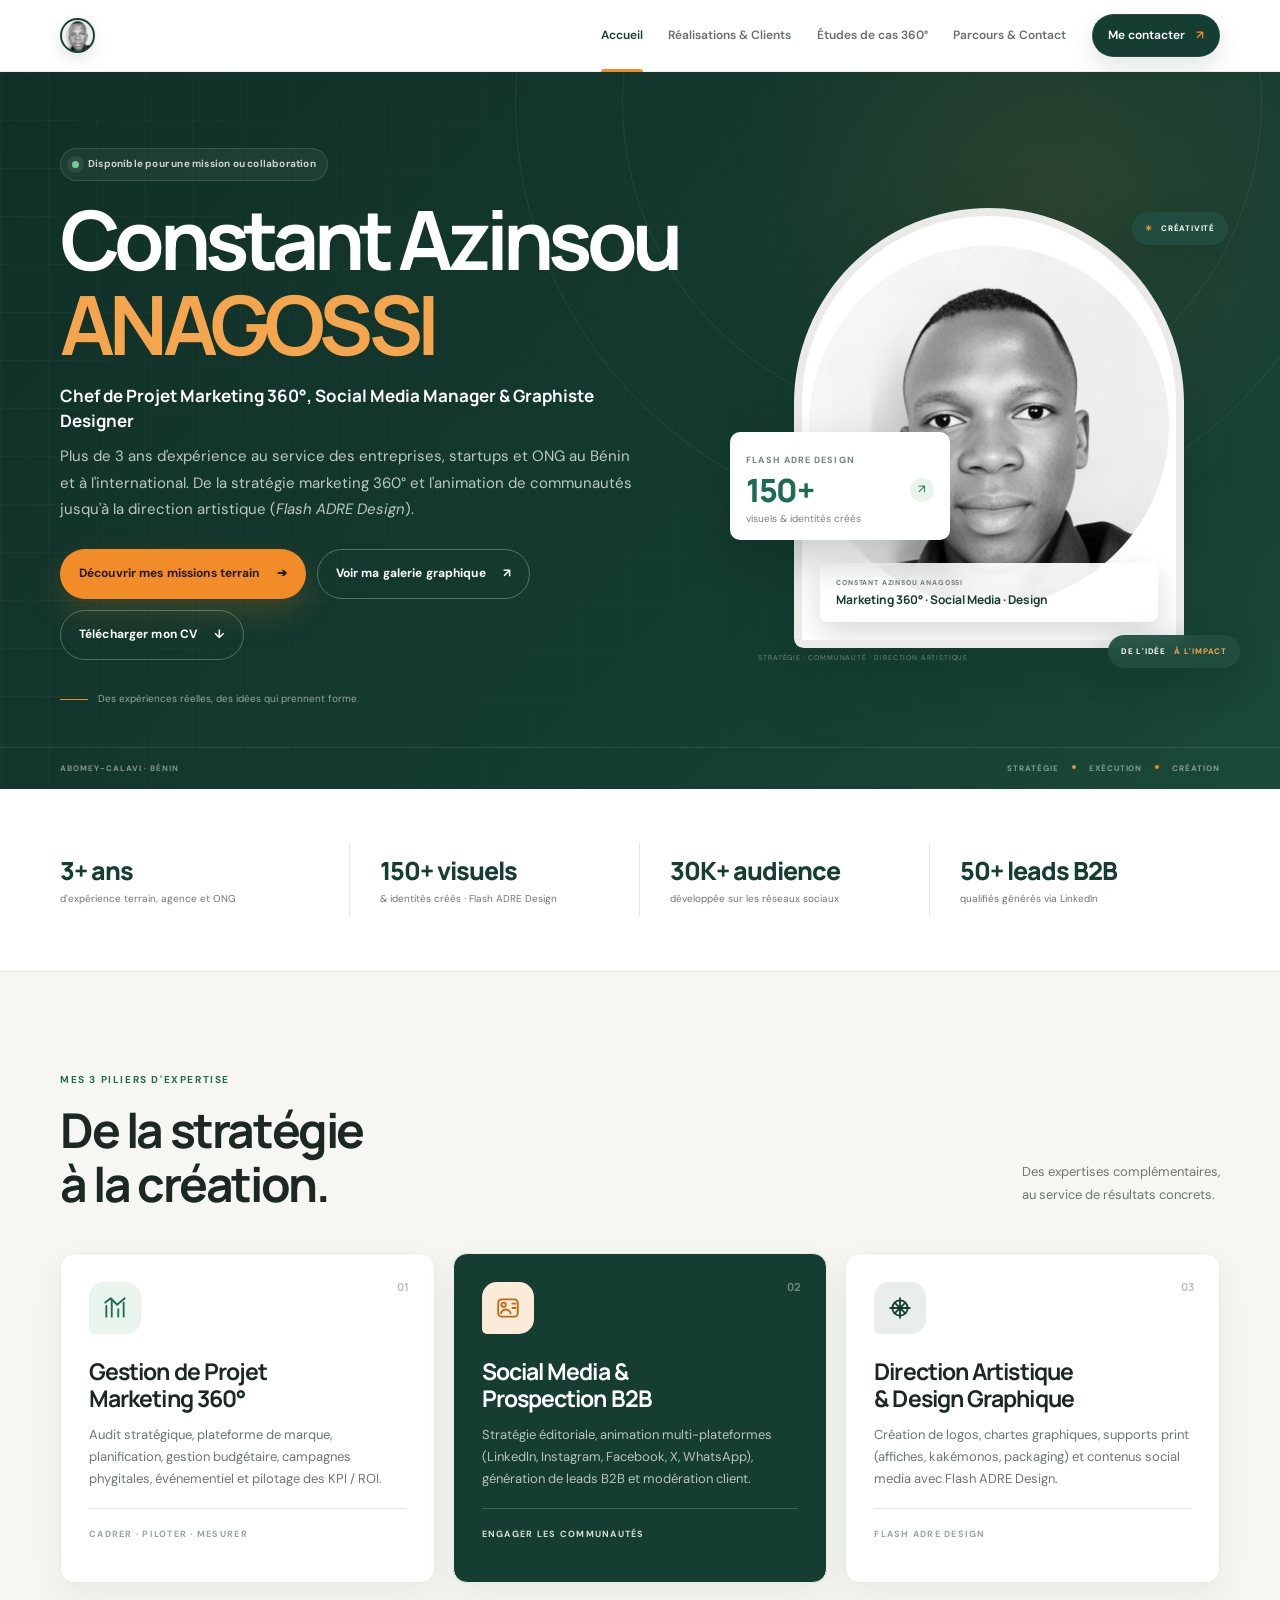
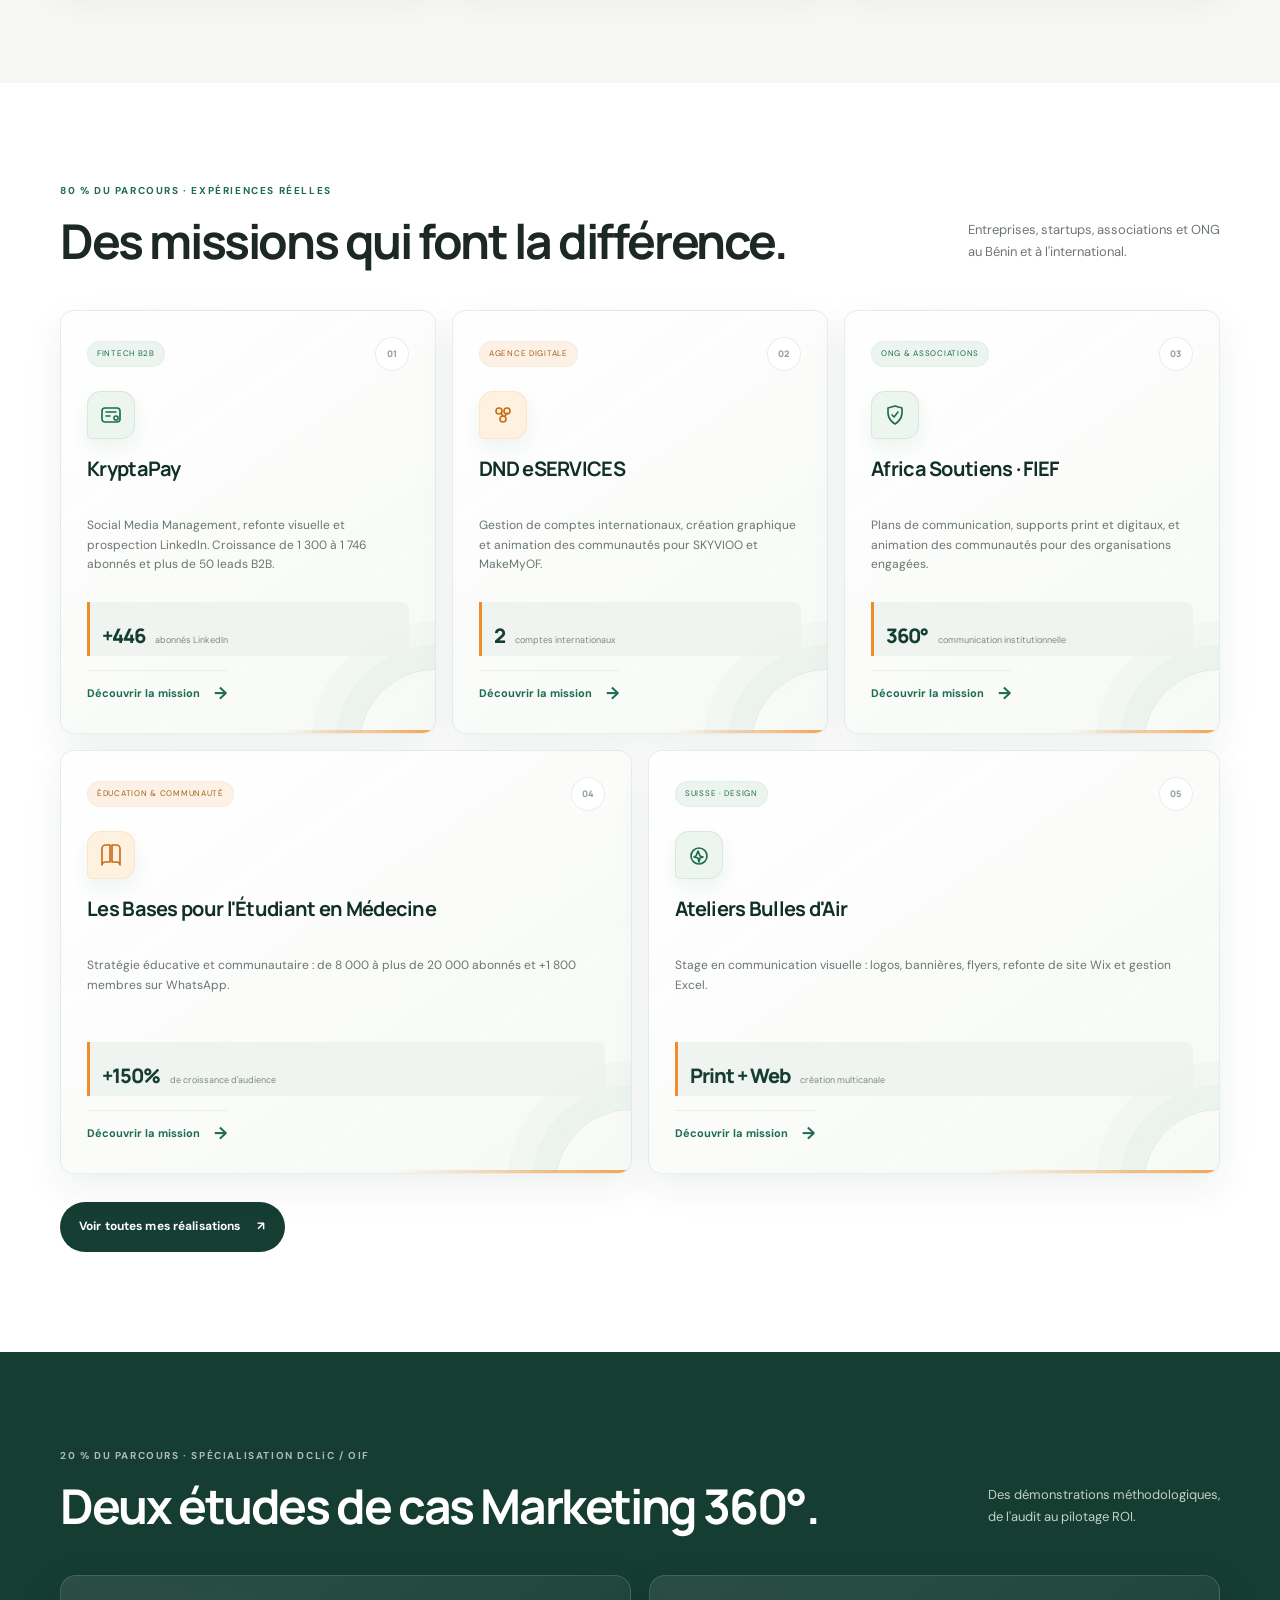
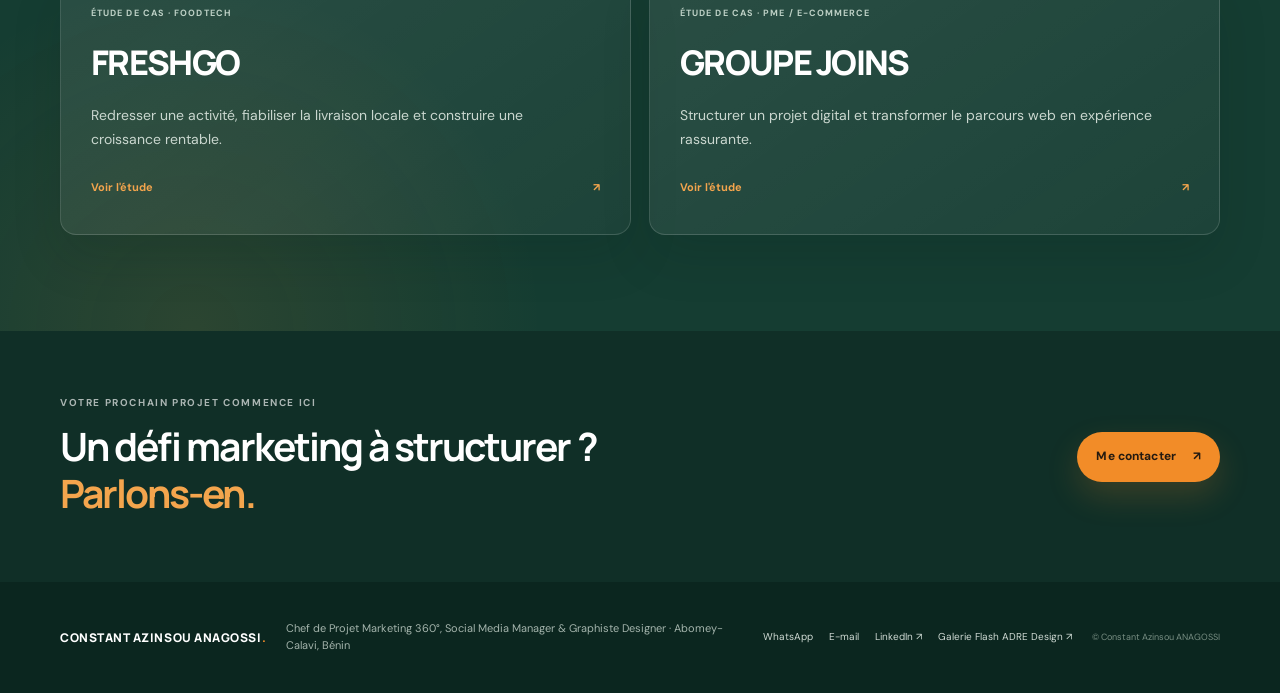
<file: index.html>
<!doctype html>
<html lang="fr">
<head>
  <meta charset="utf-8">
  <meta name="viewport" content="width=device-width, initial-scale=1">
  <meta name="theme-color" content="#153d32">
  <meta name="description" content="Constant Azinsou ANAGOSSI, chef de projet marketing 360°, Social Media Manager et graphiste designer au Bénin.">
  <title>Constant Azinsou ANAGOSSI — Marketing 360°</title>
  <link rel="preconnect" href="https://fonts.googleapis.com">
  <link rel="preconnect" href="https://fonts.gstatic.com" crossorigin>
  <link href="https://fonts.googleapis.com/css2?family=DM+Sans:wght@400;500;600;700&family=Manrope:wght@400;500;600;700;800&display=swap" rel="stylesheet">
  <link rel="stylesheet" href="styles.css">
  <script src="script.js" defer></script>
</head>
<body>
  <a class="skip-link" href="#contenu">Aller au contenu</a>
  <header class="site-header">
    <div class="container nav-wrap">
      <a class="brand" href="index.html" aria-label="Constant Anagossi, accueil"><span class="brand-mark"><img src="portrait-constant-anagossi.png" alt=""></span></a>
      <button class="menu-toggle" type="button" aria-expanded="false" aria-controls="navigation">Menu</button>
      <nav class="main-nav" id="navigation" aria-label="Navigation principale">
        <a class="active" href="index.html" aria-current="page">Accueil</a>
        <a href="realisations.html">Réalisations & Clients</a>
        <a href="projets-360.html">Études de cas 360°</a>
        <a href="contact.html">Parcours & Contact</a>
        <a class="nav-cta" href="contact.html#contact">Me contacter <span aria-hidden="true">↗</span></a>
      </nav>
    </div>
  </header>

  <main id="contenu">
    <section class="hero">
      <div class="hero-orb hero-orb-one"></div><div class="hero-orb hero-orb-two"></div>
      <div class="container hero-grid">
        <div class="hero-copy">
          <p class="availability-pill"><span></span> Disponible pour une mission ou collaboration</p>
          <h1>Constant Azinsou<br><span>ANAGOSSI</span></h1>
          <p class="hero-lead">Chef de Projet Marketing 360°, Social Media Manager & Graphiste Designer</p>
          <p class="hero-text">Plus de 3 ans d'expérience au service des entreprises, startups et ONG au Bénin et à l'international. De la stratégie marketing 360° et l'animation de communautés jusqu'à la direction artistique (<i>Flash ADRE Design</i>).</p>
          <div class="button-row">
            <a class="button button-orange" href="realisations.html">Découvrir mes missions terrain <span aria-hidden="true">➔</span></a>
            <a class="button button-ghost" href="https://porfolio-mu-rose.vercel.app/#portfolio" target="_blank" rel="noreferrer">Voir ma galerie graphique <span aria-hidden="true">↗</span></a>
            <a class="button button-ghost" href="CV_Constant_Azinsou_ANAGOSSI_ATS.pdf" download="CV_Constant_Azinsou_ANAGOSSI.pdf">Télécharger mon CV <span aria-hidden="true">↓</span></a>
          </div>
          <div class="hero-proof"><span class="proof-line"></span><span>Des expériences réelles, des idées qui prennent forme.</span></div>
        </div>
        <div class="hero-art">
          <div class="hero-portrait">
            <img src="portrait-constant-anagossi.png" alt="Portrait de Constant Azinsou Anagossi">
            <div class="portrait-caption"><span>CONSTANT AZINSOU ANAGOSSI</span><strong>Marketing 360° · Social Media · Design</strong></div>
          </div>
          <div class="profile-stat"><span>FLASH ADRE DESIGN</span><div><strong>150+</strong><i>↗</i></div><p>visuels & identités créés</p></div>
          <div class="floating-tag tag-top"><span class="tag-spark">✳</span> CRÉATIVITÉ</div>
          <div class="floating-tag tag-bottom">DE L'IDÉE <strong>À L'IMPACT</strong></div>
          <span class="art-caption">STRATÉGIE · COMMUNAUTÉ · DIRECTION ARTISTIQUE</span>
        </div>
      </div>
      <div class="hero-footer"><div class="container hero-footer-inner"><span>ABOMEY-CALAVI · BÉNIN</span><span>STRATÉGIE <i></i> EXÉCUTION <i></i> CRÉATION</span></div></div>
    </section>

    <section class="proof-stats" aria-label="Chiffres clés">
      <div class="container proof-stats-grid">
        <div><strong>3+ ans</strong><span>d'expérience terrain, agence et ONG</span></div>
        <div><strong>150+ visuels</strong><span>& identités créés · Flash ADRE Design</span></div>
        <div><strong>30K+ audience</strong><span>développée sur les réseaux sociaux</span></div>
        <div><strong>50+ leads B2B</strong><span>qualifiés générés via LinkedIn</span></div>
      </div>
    </section>

    <section class="section pillars-section">
      <div class="container">
        <div class="section-heading"><div><p class="eyebrow">MES 3 PILIERS D'EXPERTISE</p><h2>De la stratégie<br>à la création.</h2></div><p>Des expertises complémentaires,<br>au service de résultats concrets.</p></div>
        <div class="pillar-grid">
          <article class="pillar-card"><span class="card-index">01</span><div class="pillar-icon icon-green"><svg viewBox="0 0 24 24" aria-hidden="true"><path d="M4 20V10m5 10V4m6 16v-7m5 7V7"/><path d="m3 7 5-4 6 6 7-6"/></svg></div><h3>Gestion de Projet<br>Marketing 360°</h3><p>Audit stratégique, plateforme de marque, planification, gestion budgétaire, campagnes phygitales, événementiel et pilotage des KPI / ROI.</p><span class="card-rule"></span><span class="card-foot">CADRER · PILOTER · MESURER</span></article>
          <article class="pillar-card pillar-card-featured"><span class="card-index">02</span><div class="pillar-icon icon-orange"><svg viewBox="0 0 24 24" aria-hidden="true"><rect x="3" y="4" width="18" height="16" rx="3"/><circle cx="8" cy="9" r="2"/><path d="M5.5 17c.8-2.4 2.1-3.6 4.5-3.6 2.4 0 3.7 1.2 4.5 3.6M16 8h3m-3 4h3"/></svg></div><h3>Social Media &<br>Prospection B2B</h3><p>Stratégie éditoriale, animation multi-plateformes (LinkedIn, Instagram, Facebook, X, WhatsApp), génération de leads B2B et modération client.</p><span class="card-rule"></span><span class="card-foot">ENGAGER LES COMMUNAUTÉS</span></article>
          <article class="pillar-card"><span class="card-index">03</span><div class="pillar-icon icon-dark"><svg viewBox="0 0 24 24" aria-hidden="true"><path d="M12 3v18M3 12h18"/><circle cx="12" cy="12" r="7"/><path d="m7 7 10 10M17 7 7 17"/></svg></div><h3>Direction Artistique<br>& Design Graphique</h3><p>Création de logos, chartes graphiques, supports print (affiches, kakémonos, packaging) et contenus social media avec Flash ADRE Design.</p><span class="card-rule"></span><span class="card-foot">FLASH ADRE DESIGN</span></article>
        </div>
      </div>
    </section>

    <section class="section projects-section">
      <div class="container">
        <div class="section-heading"><div><p class="eyebrow">80 % DU PARCOURS · EXPÉRIENCES RÉELLES</p><h2>Des missions qui font la différence.</h2></div><p>Entreprises, startups, associations et ONG<br>au Bénin et à l'international.</p></div>
        <div class="experience-preview-grid">
          <article class="experience-preview">
            <div class="experience-card-top"><span class="tag">FINTECH B2B</span><span class="experience-index">01</span></div>
            <div class="experience-icon"><svg viewBox="0 0 24 24" aria-hidden="true"><rect x="3" y="5" width="18" height="14" rx="3"/><path d="M7 9h10M7 13h4"/><circle cx="17" cy="15" r="2"/></svg></div>
            <h3>KryptaPay</h3>
            <p>Social Media Management, refonte visuelle et prospection LinkedIn. Croissance de 1 300 à 1 746 abonnés et plus de 50 leads B2B.</p>
            <div class="experience-metric"><strong>+446</strong><span>abonnés LinkedIn</span></div>
            <a class="text-link" href="realisations.html#kryptapay">Découvrir la mission <span>→</span></a>
          </article>
          <article class="experience-preview">
            <div class="experience-card-top"><span class="tag tag-orange">AGENCE DIGITALE</span><span class="experience-index">02</span></div>
            <div class="experience-icon experience-icon-orange"><svg viewBox="0 0 24 24" aria-hidden="true"><circle cx="8" cy="8" r="3"/><circle cx="16" cy="8" r="3"/><circle cx="12" cy="16" r="3"/><path d="m10 10 2 3m4-3-2 3"/></svg></div>
            <h3>DND eSERVICES</h3>
            <p>Gestion de comptes internationaux, création graphique et animation des communautés pour SKYVIOO et MakeMyOF.</p>
            <div class="experience-metric"><strong>2</strong><span>comptes internationaux</span></div>
            <a class="text-link" href="realisations.html#dnd-eservices">Découvrir la mission <span>→</span></a>
          </article>
          <article class="experience-preview">
            <div class="experience-card-top"><span class="tag">ONG & ASSOCIATIONS</span><span class="experience-index">03</span></div>
            <div class="experience-icon"><svg viewBox="0 0 24 24" aria-hidden="true"><path d="M12 21s7-4 7-11V5l-7-2-7 2v5c0 7 7 11 7 11Z"/><path d="M9 12l2 2 4-5"/></svg></div>
            <h3>Africa Soutiens · FIEF</h3>
            <p>Plans de communication, supports print et digitaux, et animation des communautés pour des organisations engagées.</p>
            <div class="experience-metric"><strong>360°</strong><span>communication institutionnelle</span></div>
            <a class="text-link" href="realisations.html#associations">Découvrir la mission <span>→</span></a>
          </article>
          <article class="experience-preview">
            <div class="experience-card-top"><span class="tag tag-orange">ÉDUCATION & COMMUNAUTÉ</span><span class="experience-index">04</span></div>
            <div class="experience-icon experience-icon-orange"><svg viewBox="0 0 24 24" aria-hidden="true"><path d="M3 5.5A3.5 3.5 0 0 1 6.5 2H11v17H6.5A3.5 3.5 0 0 0 3 22V5.5ZM21 5.5A3.5 3.5 0 0 0 17.5 2H13v17h4.5A3.5 3.5 0 0 1 21 22V5.5Z"/></svg></div>
            <h3>Les Bases pour l'Étudiant en Médecine</h3>
            <p>Stratégie éducative et communautaire : de 8 000 à plus de 20 000 abonnés et +1 800 membres sur WhatsApp.</p>
            <div class="experience-metric"><strong>+150%</strong><span>de croissance d'audience</span></div>
            <a class="text-link" href="realisations.html#bases-medecine">Découvrir la mission <span>→</span></a>
          </article>
          <article class="experience-preview">
            <div class="experience-card-top"><span class="tag">SUISSE · DESIGN</span><span class="experience-index">05</span></div>
            <div class="experience-icon"><svg viewBox="0 0 24 24" aria-hidden="true"><path d="M12 21a8 8 0 1 0 0-16 8 8 0 0 0 0 16Z"/><path d="m9 13 2-5 2 5 3 1-3 1-1 4-1-4-4-1 2-1Z"/></svg></div>
            <h3>Ateliers Bulles d'Air</h3>
            <p>Stage en communication visuelle : logos, bannières, flyers, refonte de site Wix et gestion Excel.</p>
            <div class="experience-metric"><strong>Print + Web</strong><span>création multicanale</span></div>
            <a class="text-link" href="realisations.html#bulles-air">Découvrir la mission <span>→</span></a>
          </article>
        </div>
        <a class="button button-dark realization-more" href="realisations.html">Voir toutes mes réalisations <span aria-hidden="true">↗</span></a>
      </div>
    </section>

    <section class="case-preview-band">
      <div class="container">
        <div class="section-heading"><div><p class="eyebrow eyebrow-light">20 % DU PARCOURS · SPÉCIALISATION DCLiC / OIF</p><h2>Deux études de cas Marketing 360°.</h2></div><p>Des démonstrations méthodologiques,<br>de l'audit au pilotage ROI.</p></div>
        <div class="case-preview-grid">
          <a class="case-preview-card" href="freshgo.html"><span>ÉTUDE DE CAS · FOODTECH</span><strong>FRESHGO</strong><p>Redresser une activité, fiabiliser la livraison locale et construire une croissance rentable.</p><b>Voir l'étude <i>↗</i></b></a>
          <a class="case-preview-card" href="joins.html"><span>ÉTUDE DE CAS · PME / E-COMMERCE</span><strong>GROUPE JOINS</strong><p>Structurer un projet digital et transformer le parcours web en expérience rassurante.</p><b>Voir l'étude <i>↗</i></b></a>
        </div>
      </div>
    </section>

    <section class="closing-band"><div class="container closing-inner"><div><p class="eyebrow eyebrow-light">VOTRE PROCHAIN PROJET COMMENCE ICI</p><h2>Un défi marketing à structurer ?<br><span>Parlons-en.</span></h2></div><a class="button button-orange" href="contact.html#contact">Me contacter <span>↗</span></a></div></section>
  </main>
  <footer class="site-footer"><div class="container footer-inner"><a class="brand brand-footer" href="index.html"><span>CONSTANT AZINSOU ANAGOSSI<span class="brand-dot">.</span></span></a><p>Chef de Projet Marketing 360°, Social Media Manager & Graphiste Designer · Abomey-Calavi, Bénin</p><div class="footer-links"><a href="https://wa.me/2290165157420" target="_blank" rel="noreferrer">WhatsApp</a><a href="mailto:constantanagossi@gmail.com">E-mail</a><a href="https://www.linkedin.com/in/constant-anagossi-a21925293" target="_blank" rel="noreferrer">LinkedIn ↗</a><a href="https://porfolio-mu-rose.vercel.app/#portfolio" target="_blank" rel="noreferrer">Galerie Flash ADRE Design ↗</a></div><span class="footer-copy">© Constant Azinsou ANAGOSSI</span></div></footer>
</body>
</html>
</file>
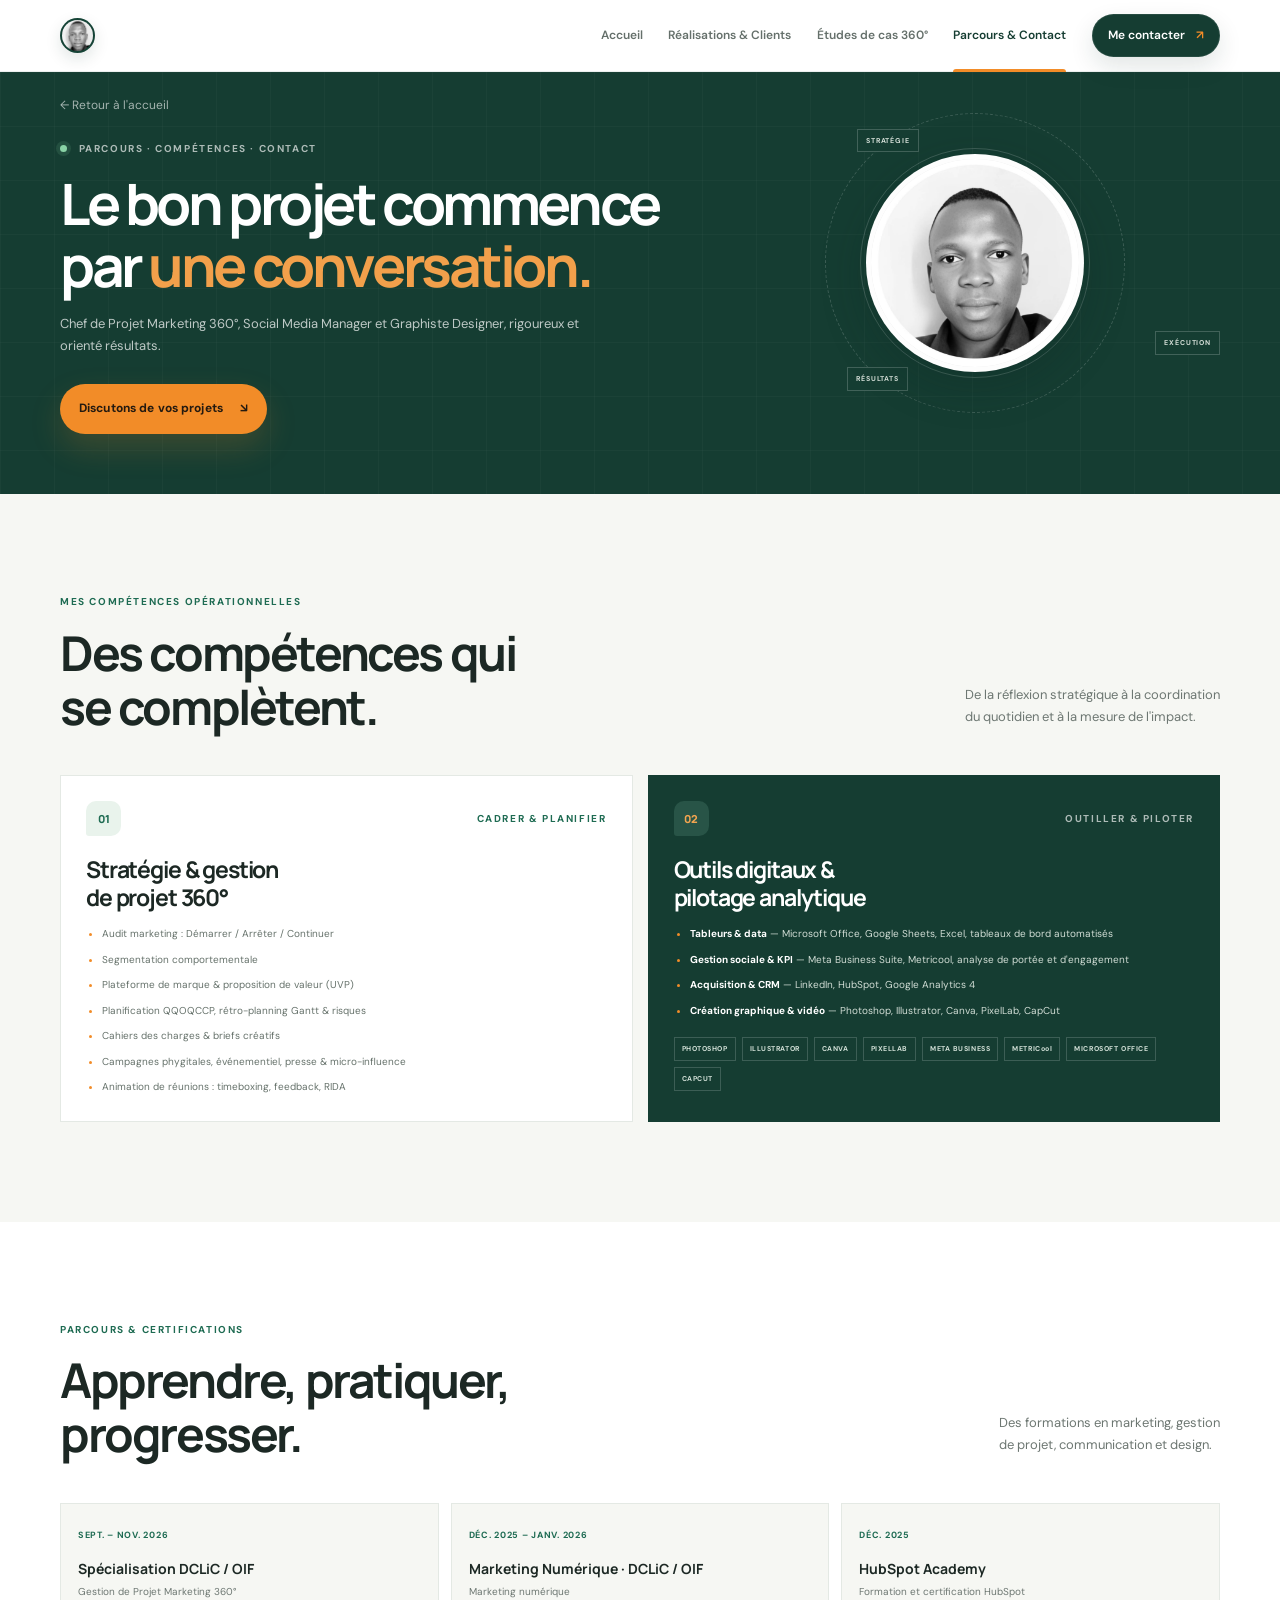
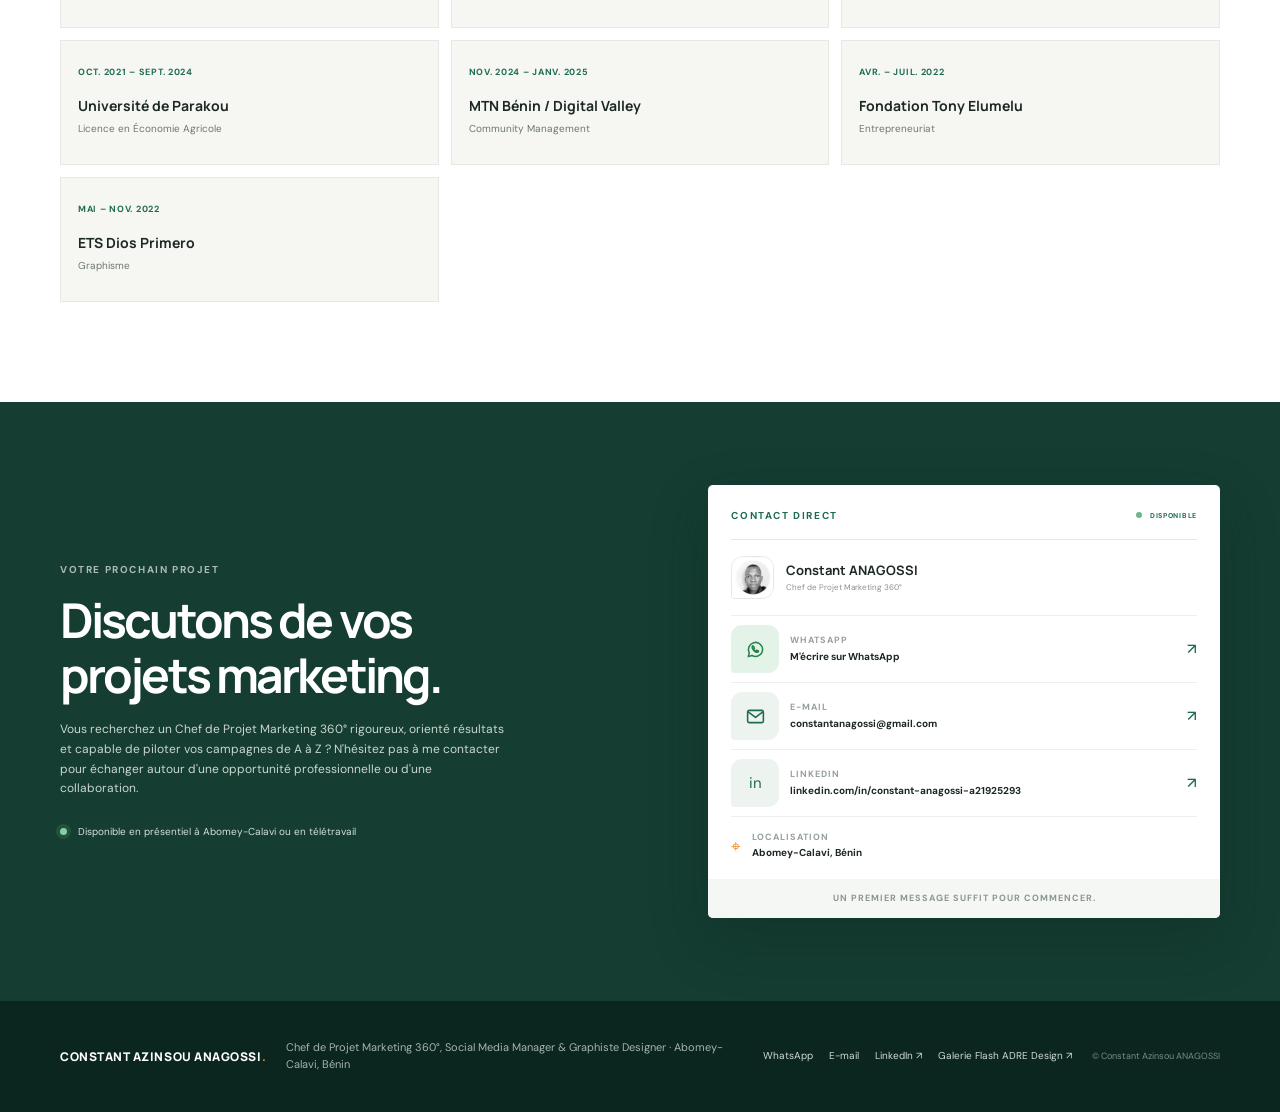
<file: contact.html>
<!doctype html>
<html lang="fr">
<head>
  <meta charset="utf-8">
  <meta name="viewport" content="width=device-width, initial-scale=1">
  <meta name="theme-color" content="#153d32">
  <meta name="description" content="Compétences, outils et coordonnées de Constant Anagossi, chef de projet marketing 360° au Bénin.">
  <title>Parcours & contact | Constant Anagossi</title>
  <link rel="preconnect" href="https://fonts.googleapis.com">
  <link rel="preconnect" href="https://fonts.gstatic.com" crossorigin>
  <link href="https://fonts.googleapis.com/css2?family=DM+Sans:wght@400;500;600;700&family=Manrope:wght@400;500;600;700;800&display=swap" rel="stylesheet">
  <link rel="stylesheet" href="styles.css">
  <script src="script.js" defer></script>
</head>
<body>
  <a class="skip-link" href="#contenu">Aller au contenu</a>
  <header class="site-header"><div class="container nav-wrap"><a class="brand" href="index.html" aria-label="Constant Anagossi, accueil"><span class="brand-mark"><img src="portrait-constant-anagossi.png" alt=""></span></a><button class="menu-toggle" type="button" aria-expanded="false" aria-controls="navigation">Menu</button><nav class="main-nav" id="navigation" aria-label="Navigation principale"><a href="index.html">Accueil</a><a href="realisations.html">Réalisations & Clients</a><a href="projets-360.html">Études de cas 360°</a><a class="active" href="contact.html" aria-current="page">Parcours & Contact</a><a class="nav-cta" href="#contact">Me contacter <span>↗</span></a></nav></div></header>
  <main id="contenu">
    <section class="contact-hero"><div class="container contact-hero-grid"><div><a class="back-link" href="index.html">← Retour à l'accueil</a><p class="eyebrow eyebrow-light"><span class="status-dot"></span> PARCOURS · COMPÉTENCES · CONTACT</p><h1>Le bon projet commence<br>par <span>une conversation.</span></h1><p class="case-lead">Chef de Projet Marketing 360°, Social Media Manager et Graphiste Designer, rigoureux et orienté résultats.</p><a class="button button-orange" href="#contact">Discutons de vos projets <span>↘</span></a></div><div class="contact-hero-art"><div class="contact-portrait"><img src="portrait-constant-anagossi.png" alt="Portrait de Constant Anagossi"></div><div class="contact-orbit orbit-one"></div><div class="contact-orbit orbit-two"></div><span class="orbit-label orbit-a">STRATÉGIE</span><span class="orbit-label orbit-b">EXÉCUTION</span><span class="orbit-label orbit-c">RÉSULTATS</span></div></div></section>
    <section class="section skills-section"><div class="container"><div class="section-heading"><div><p class="eyebrow">MES COMPÉTENCES OPÉRATIONNELLES</p><h2>Des compétences qui<br>se complètent.</h2></div><p>De la réflexion stratégique à la coordination<br>du quotidien et à la mesure de l'impact.</p></div><div class="skills-grid"><article class="skill-card"><div class="skill-head"><span class="skill-symbol">01</span><span class="eyebrow">CADRER & PLANIFIER</span></div><h3>Stratégie & gestion<br>de projet 360°</h3><ul><li>Audit marketing : Démarrer / Arrêter / Continuer</li><li>Segmentation comportementale</li><li>Plateforme de marque & proposition de valeur (UVP)</li><li>Planification QQOQCCP, rétro-planning Gantt & risques</li><li>Cahiers des charges & briefs créatifs</li><li>Campagnes phygitales, événementiel, presse & micro-influence</li><li>Animation de réunions : timeboxing, feedback, RIDA</li></ul></article><article class="skill-card skill-card-dark"><div class="skill-head"><span class="skill-symbol">02</span><span class="eyebrow eyebrow-light">OUTILLER & PILOTER</span></div><h3>Outils digitaux &<br>pilotage analytique</h3><ul><li><b>Tableurs & data</b> — Microsoft Office, Google Sheets, Excel, tableaux de bord automatisés</li><li><b>Gestion sociale & KPI</b> — Meta Business Suite, Metricool, analyse de portée et d'engagement</li><li><b>Acquisition & CRM</b> — LinkedIn, HubSpot, Google Analytics 4</li><li><b>Création graphique & vidéo</b> — Photoshop, Illustrator, Canva, PixelLab, CapCut</li></ul><div class="tool-pills"><span>PHOTOSHOP</span><span>ILLUSTRATOR</span><span>CANVA</span><span>PIXELLAB</span><span>META BUSINESS</span><span>METRICool</span><span>MICROSOFT OFFICE</span><span>CAPCUT</span></div></article></div></div></section>
    <section class="section education-section"><div class="container"><div class="section-heading"><div><p class="eyebrow">PARCOURS & CERTIFICATIONS</p><h2>Apprendre, pratiquer,<br>progresser.</h2></div><p>Des formations en marketing, gestion<br>de projet, communication et design.</p></div><div class="education-grid"><article><span>SEPT. – NOV. 2026</span><h3>Spécialisation DCLiC / OIF</h3><p>Gestion de Projet Marketing 360°</p></article><article><span>DÉC. 2025 – JANV. 2026</span><h3>Marketing Numérique · DCLiC / OIF</h3><p>Marketing numérique</p></article><article><span>DÉC. 2025</span><h3>HubSpot Academy</h3><p>Formation et certification HubSpot</p></article><article><span>OCT. 2021 – SEPT. 2024</span><h3>Université de Parakou</h3><p>Licence en Économie Agricole</p></article><article><span>NOV. 2024 – JANV. 2025</span><h3>MTN Bénin / Digital Valley</h3><p>Community Management</p></article><article><span>AVR. – JUIL. 2022</span><h3>Fondation Tony Elumelu</h3><p>Entrepreneuriat</p></article><article><span>MAI – NOV. 2022</span><h3>ETS Dios Primero</h3><p>Graphisme</p></article></div></div></section>
    <section class="contact-section" id="contact"><div class="container contact-grid"><div class="contact-copy"><p class="eyebrow eyebrow-light">VOTRE PROCHAIN PROJET</p><h2>Discutons de vos<br>projets marketing.</h2><p>Vous recherchez un Chef de Projet Marketing 360° rigoureux, orienté résultats et capable de piloter vos campagnes de A à Z ? N'hésitez pas à me contacter pour échanger autour d'une opportunité professionnelle ou d'une collaboration.</p><div class="availability"><i></i> Disponible en présentiel à Abomey-Calavi ou en télétravail</div></div><div class="contact-card"><div class="contact-card-heading"><span class="eyebrow">CONTACT DIRECT</span><span class="online-mark"><i></i> DISPONIBLE</span></div><div class="contact-name"><img class="contact-avatar" src="portrait-constant-anagossi.png" alt=""><div><strong>Constant ANAGOSSI</strong><span>Chef de Projet Marketing 360°</span></div></div><a class="contact-method whatsapp-method" href="https://wa.me/2290165157420" target="_blank" rel="noreferrer"><span class="method-icon"><svg viewBox="0 0 24 24" aria-hidden="true" focusable="false"><path d="M20.1 11.8a8.1 8.1 0 0 1-12 7.1L3.8 20l1.1-4.1a8.1 8.1 0 1 1 15.2-4.1Z"/><path d="M8.7 7.9c-.2.5-.5.9-.5 1.4 0 1.9 2.4 4.7 4.3 5.5.8.4 1.5.5 2 .3.4-.2.8-.9.9-1.3l-2-.9-.8 1c-1.1-.5-2-1.3-2.6-2.4l.8-.9-.9-2-1.2-.7Z"/></svg></span><span><small>WHATSAPP</small><strong>M'écrire sur WhatsApp</strong></span><b>↗</b></a><a class="contact-method" href="mailto:constantanagossi@gmail.com"><span class="method-icon"><svg viewBox="0 0 24 24" aria-hidden="true" focusable="false"><rect x="3" y="5" width="18" height="14" rx="2"/><path d="m4 7 8 6 8-6"/></svg></span><span><small>E-MAIL</small><strong>constantanagossi@gmail.com</strong></span><b>↗</b></a>    <a class="contact-method" href="https://www.linkedin.com/in/constant-anagossi-a21925293" target="_blank" rel="noreferrer"><span class="method-icon">in</span><span><small>LINKEDIN</small><strong>linkedin.com/in/constant-anagossi-a21925293</strong></span><b>↗</b></a><div class="contact-location"><span>⌖</span><div><small>LOCALISATION</small><strong>Abomey-Calavi, Bénin</strong></div></div><div class="contact-card-footer">UN PREMIER MESSAGE SUFFIT POUR COMMENCER.</div></div></div></section>
  </main>
  <footer class="site-footer"><div class="container footer-inner"><a class="brand brand-footer" href="index.html"><span>CONSTANT AZINSOU ANAGOSSI<span class="brand-dot">.</span></span></a><p>Chef de Projet Marketing 360°, Social Media Manager & Graphiste Designer · Abomey-Calavi, Bénin</p><div class="footer-links"><a href="https://wa.me/2290165157420" target="_blank" rel="noreferrer">WhatsApp</a><a href="mailto:constantanagossi@gmail.com">E-mail</a><a href="https://www.linkedin.com/in/constant-anagossi-a21925293" target="_blank" rel="noreferrer">LinkedIn ↗</a><a href="https://porfolio-mu-rose.vercel.app/#portfolio" target="_blank" rel="noreferrer">Galerie Flash ADRE Design ↗</a></div><span class="footer-copy">© Constant Azinsou ANAGOSSI</span></div></footer>
</body>
</html>
</file>
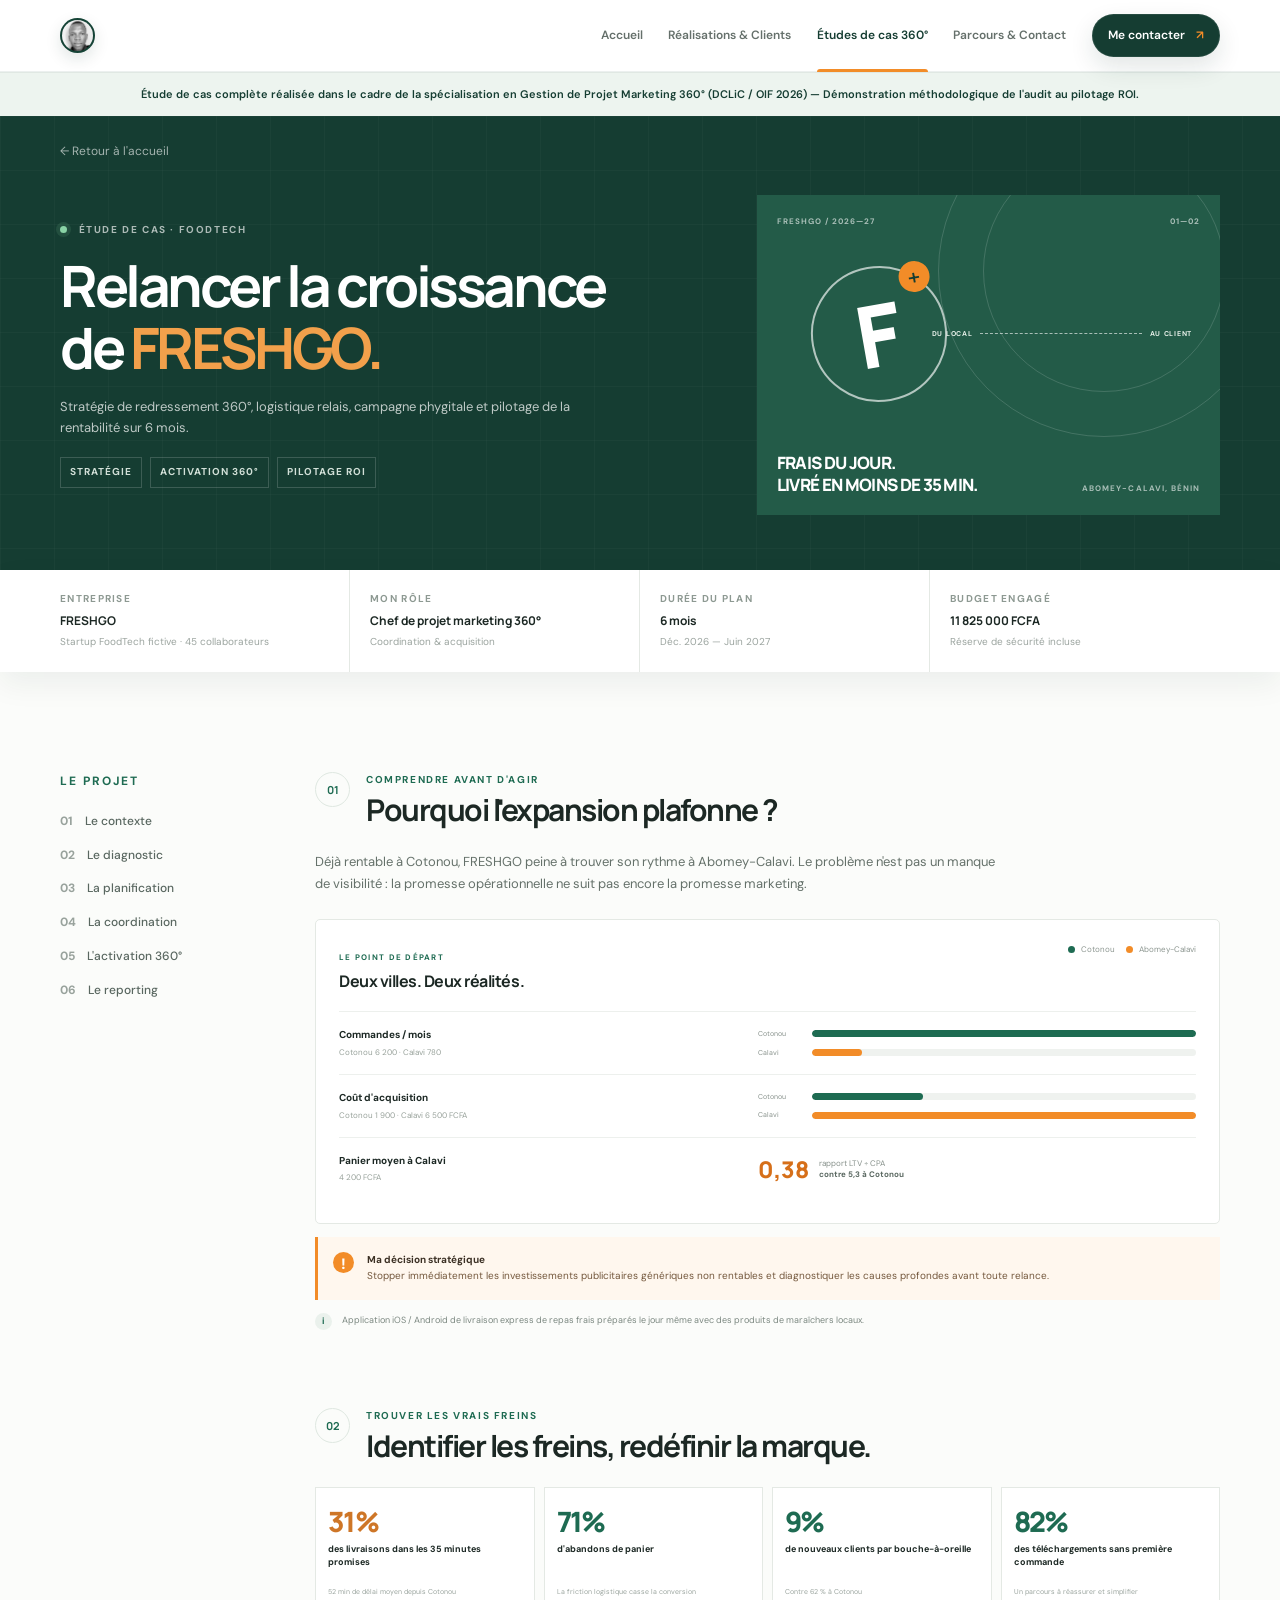
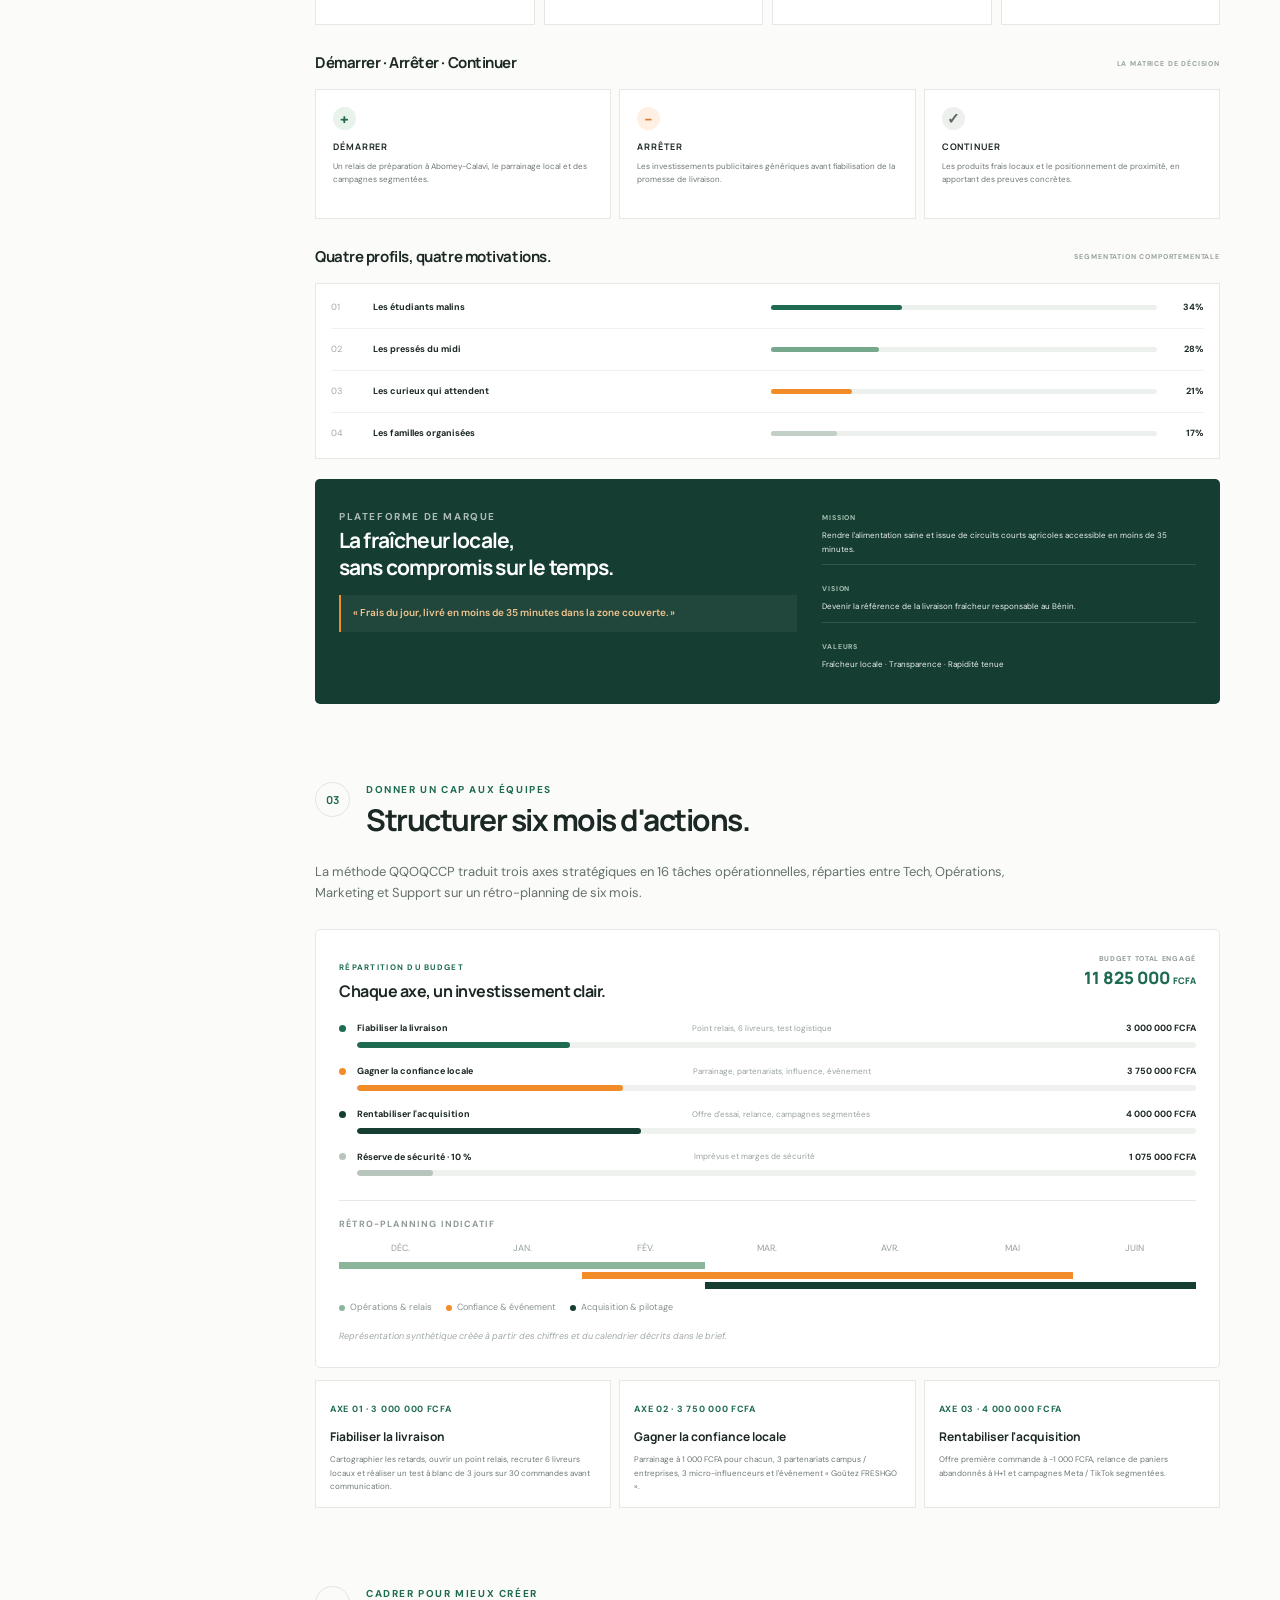
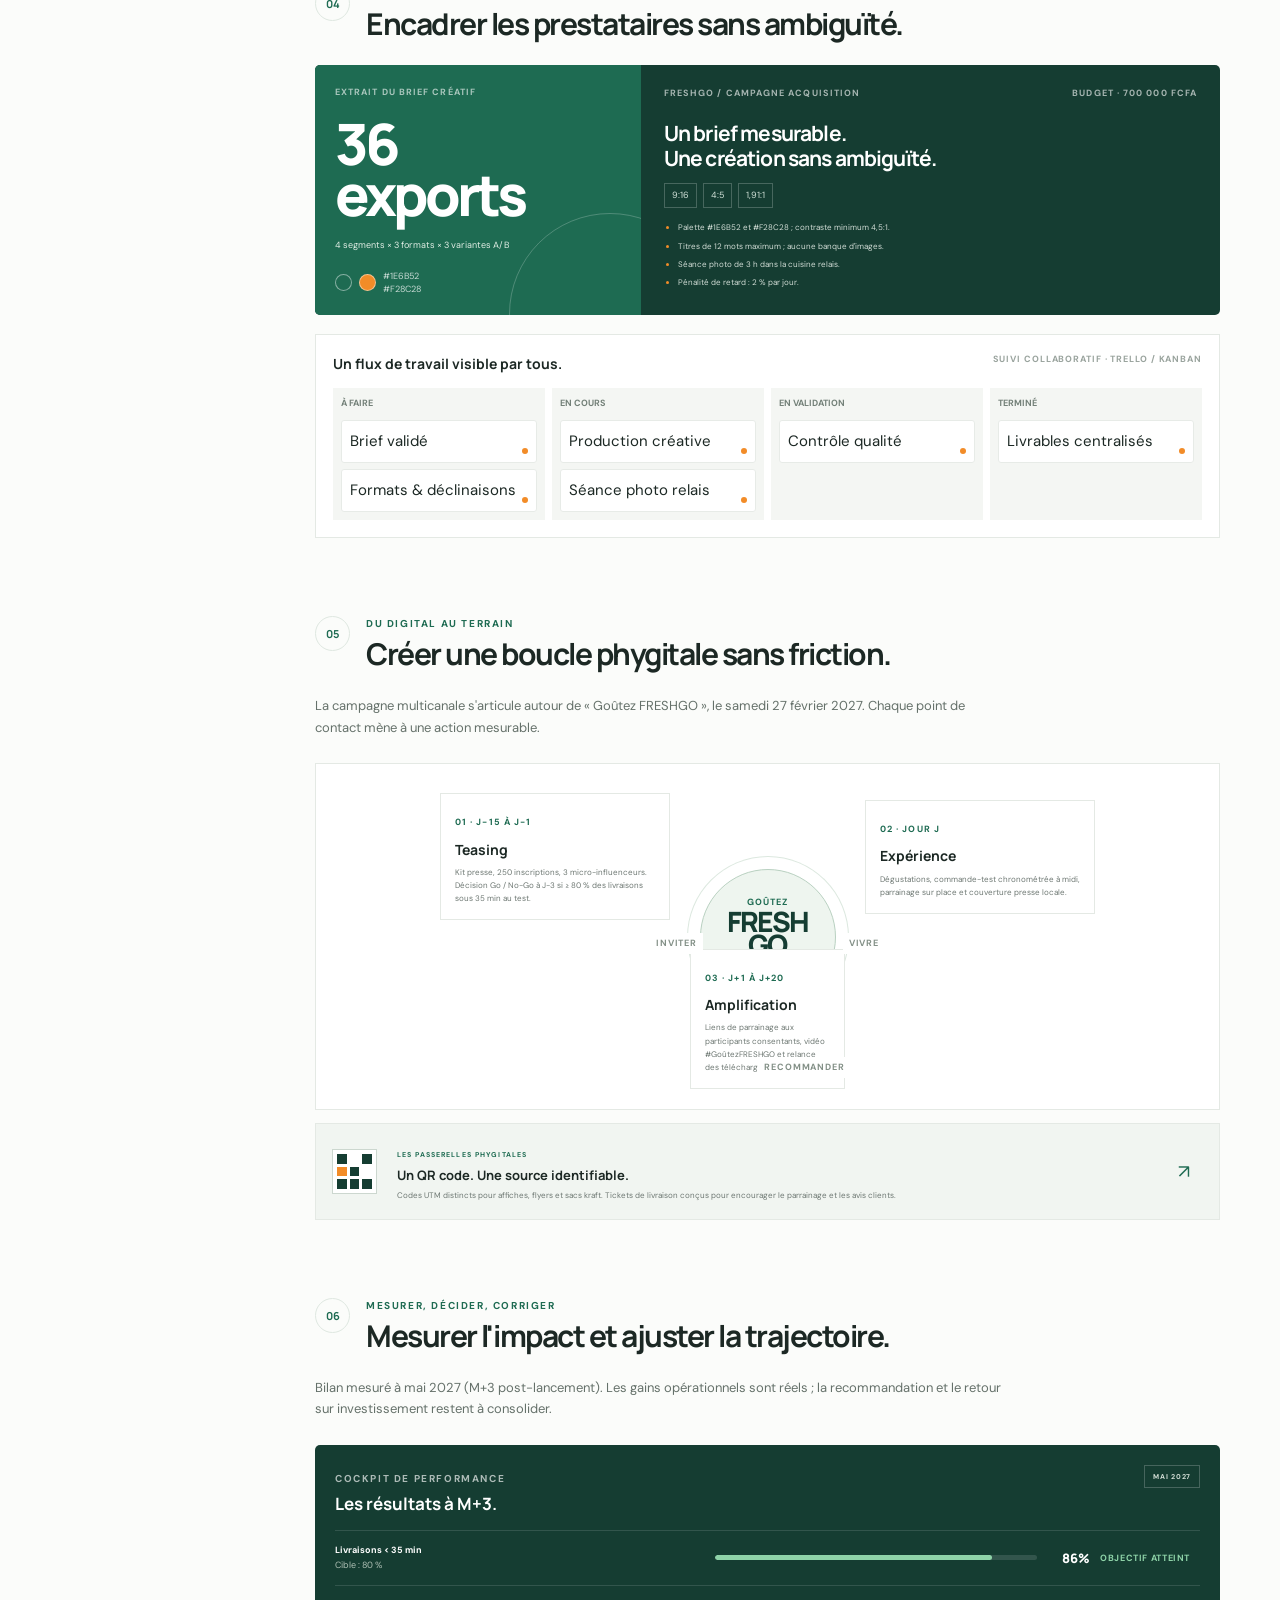
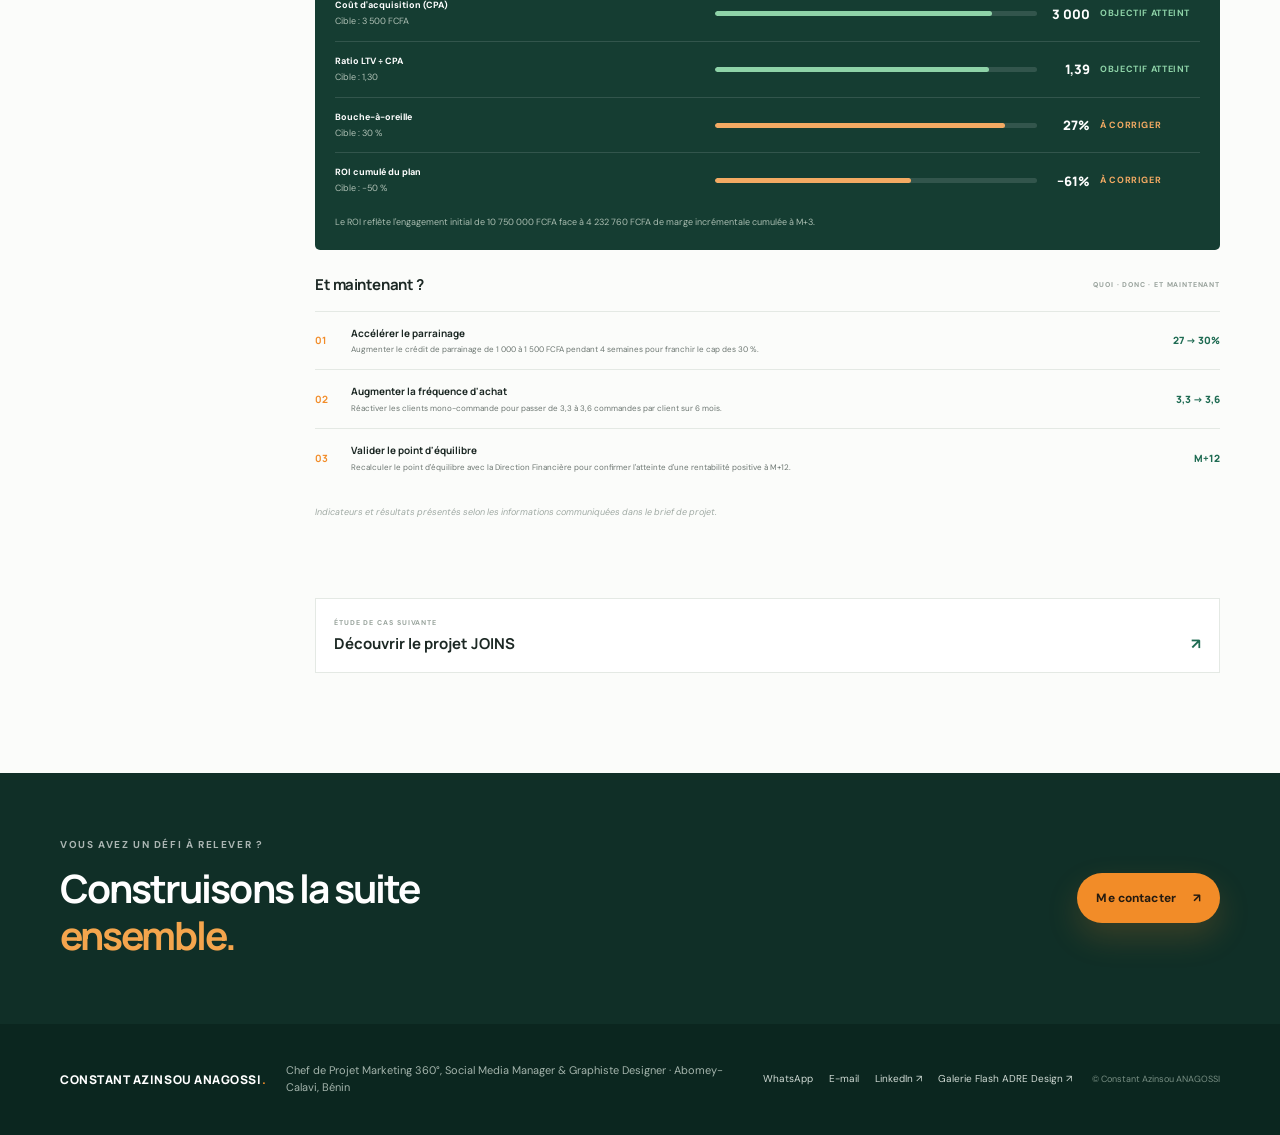
<file: freshgo.html>
<!doctype html>
<html lang="fr">
<head>
  <meta charset="utf-8">
  <meta name="viewport" content="width=device-width, initial-scale=1">
  <meta name="theme-color" content="#153d32">
  <meta name="description" content="Étude de cas FRESHGO : stratégie de redressement marketing 360°, activation phygitale et pilotage de la rentabilité à Abomey-Calavi.">
  <title>FRESHGO — Étude de cas | Constant Anagossi</title>
  <link rel="preconnect" href="https://fonts.googleapis.com">
  <link rel="preconnect" href="https://fonts.gstatic.com" crossorigin>
  <link href="https://fonts.googleapis.com/css2?family=DM+Sans:wght@400;500;600;700&family=Manrope:wght@400;500;600;700;800&display=swap" rel="stylesheet">
  <link rel="stylesheet" href="styles.css">
  <script src="script.js" defer></script>
</head>
<body>
  <a class="skip-link" href="#contenu">Aller au contenu</a>
  <header class="site-header"><div class="container nav-wrap"><a class="brand" href="index.html" aria-label="Constant Anagossi, accueil"><span class="brand-mark"><img src="portrait-constant-anagossi.png" alt=""></span></a><button class="menu-toggle" type="button" aria-expanded="false" aria-controls="navigation">Menu</button><nav class="main-nav" id="navigation" aria-label="Navigation principale"><a href="index.html">Accueil</a><a href="realisations.html">Réalisations & Clients</a><a class="active" href="projets-360.html" aria-current="page">Études de cas 360°</a><a href="contact.html">Parcours & Contact</a><a class="nav-cta" href="contact.html#contact">Me contacter <span>↗</span></a></nav></div></header>
  <main id="contenu">
    <aside class="case-context">Étude de cas complète réalisée dans le cadre de la spécialisation en Gestion de Projet Marketing 360° (DCLiC / OIF 2026) — Démonstration méthodologique de l'audit au pilotage ROI.</aside>
    <section class="case-hero freshgo-case-hero"><div class="container"><a class="back-link" href="index.html">← Retour à l'accueil</a><div class="case-hero-grid"><div><p class="eyebrow eyebrow-light"><span class="status-dot"></span> ÉTUDE DE CAS · FOODTECH</p><h1>Relancer la croissance<br>de <span>FRESHGO.</span></h1><p class="case-lead">Stratégie de redressement 360°, logistique relais, campagne phygitale et pilotage de la rentabilité sur 6 mois.</p><div class="case-tags"><span>STRATÉGIE</span><span>ACTIVATION 360°</span><span>PILOTAGE ROI</span></div></div><div class="case-cover"><div class="cover-top"><span>FRESHGO / 2026—27</span><span>01—02</span></div><div class="cover-circle"><span>F</span><i>+</i></div><div class="cover-route"><span>DU LOCAL</span><b></b><span>AU CLIENT</span></div><div class="cover-bottom"><strong>FRAIS DU JOUR.<br>LIVRÉ EN MOINS DE 35 MIN.</strong><span>ABOMEY-CALAVI, BÉNIN</span></div></div></div></div></section>
    <section class="case-facts"><div class="container facts-grid"><div><span>ENTREPRISE</span><strong>FRESHGO</strong><small>Startup FoodTech fictive · 45 collaborateurs</small></div><div><span>MON RÔLE</span><strong>Chef de projet marketing 360°</strong><small>Coordination & acquisition</small></div><div><span>DURÉE DU PLAN</span><strong>6 mois</strong><small>Déc. 2026 — Juin 2027</small></div><div><span>BUDGET ENGAGÉ</span><strong>11 825 000 FCFA</strong><small>Réserve de sécurité incluse</small></div></div></section>
    <section class="section case-section"><div class="container case-layout"><aside class="case-aside"><span class="eyebrow">LE PROJET</span><a href="#contexte">01 <span>Le contexte</span></a><a href="#diagnostic">02 <span>Le diagnostic</span></a><a href="#plan">03 <span>La planification</span></a><a href="#coordination">04 <span>La coordination</span></a><a href="#activation">05 <span>L'activation 360°</span></a><a href="#resultats">06 <span>Le reporting</span></a></aside><div class="case-content">
      <section class="case-block" id="contexte"><div class="block-heading"><span class="block-number">01</span><div><p class="eyebrow">COMPRENDRE AVANT D'AGIR</p><h2>Pourquoi l'expansion plafonne ?</h2></div></div><p class="body-large">Déjà rentable à Cotonou, FRESHGO peine à trouver son rythme à Abomey-Calavi. Le problème n'est pas un manque de visibilité : la promesse opérationnelle ne suit pas encore la promesse marketing.</p><div class="comparison-card"><div class="comparison-head"><div><span class="eyebrow">LE POINT DE DÉPART</span><h3>Deux villes. Deux réalités.</h3></div><span class="chart-key"><i class="key-green"></i>Cotonou <i class="key-orange"></i>Abomey-Calavi</span></div><div class="compare-row"><div class="compare-label"><strong>Commandes / mois</strong><span>Cotonou 6 200 · Calavi 780</span></div><div class="compare-bars"><div class="bar-row"><span>Cotonou</span><i><b style="width:100%"></b></i></div><div class="bar-row"><span>Calavi</span><i><b class="bar-orange" style="width:13%"></b></i></div></div></div><div class="compare-row"><div class="compare-label"><strong>Coût d'acquisition</strong><span>Cotonou 1 900 · Calavi 6 500 FCFA</span></div><div class="compare-bars"><div class="bar-row"><span>Cotonou</span><i><b style="width:29%"></b></i></div><div class="bar-row"><span>Calavi</span><i><b class="bar-orange" style="width:100%"></b></i></div></div></div><div class="compare-row"><div class="compare-label"><strong>Panier moyen à Calavi</strong><span>4 200 FCFA</span></div><div class="metric-strip"><strong>0,38</strong><span>rapport LTV ÷ CPA<br><b>contre 5,3 à Cotonou</b></span></div></div></div><div class="decision-callout"><span class="decision-icon">!</span><p><strong>Ma décision stratégique</strong><br>Stopper immédiatement les investissements publicitaires génériques non rentables et diagnostiquer les causes profondes avant toute relance.</p></div><div class="business-note"><span class="note-icon">i</span><span>Application iOS / Android de livraison express de repas frais préparés le jour même avec des produits de maraîchers locaux.</span></div></section>

      <section class="case-block" id="diagnostic"><div class="block-heading"><span class="block-number">02</span><div><p class="eyebrow">TROUVER LES VRAIS FREINS</p><h2>Identifier les freins, redéfinir la marque.</h2></div></div><div class="insight-grid"><div class="insight-card insight-warning"><span class="insight-number">31%</span><p>des livraisons dans les 35 minutes promises</p><small>52 min de délai moyen depuis Cotonou</small></div><div class="insight-card"><span class="insight-number">71%</span><p>d'abandons de panier</p><small>La friction logistique casse la conversion</small></div><div class="insight-card"><span class="insight-number">9%</span><p>de nouveaux clients par bouche-à-oreille</p><small>Contre 62 % à Cotonou</small></div><div class="insight-card"><span class="insight-number">82%</span><p>des téléchargements sans première commande</p><small>Un parcours à réassurer et simplifier</small></div></div>
        <div class="subhead"><h3>Démarrer · Arrêter · Continuer</h3><span>LA MATRICE DE DÉCISION</span></div><div class="start-stop-grid"><article><span class="matrix-mark mark-start">+</span><h4>DÉMARRER</h4><p>Un relais de préparation à Abomey-Calavi, le parrainage local et des campagnes segmentées.</p></article><article><span class="matrix-mark mark-stop">−</span><h4>ARRÊTER</h4><p>Les investissements publicitaires génériques avant fiabilisation de la promesse de livraison.</p></article><article><span class="matrix-mark mark-continue">✓</span><h4>CONTINUER</h4><p>Les produits frais locaux et le positionnement de proximité, en apportant des preuves concrètes.</p></article></div>
        <div class="segment-wrap"><div class="subhead"><h3>Quatre profils, quatre motivations.</h3><span>SEGMENTATION COMPORTEMENTALE</span></div><div class="segment-list"><div><span>01</span><strong>Les étudiants malins</strong><i><b style="width:34%"></b></i><strong>34%</strong></div><div><span>02</span><strong>Les pressés du midi</strong><i><b style="width:28%"></b></i><strong>28%</strong></div><div><span>03</span><strong>Les curieux qui attendent</strong><i><b style="width:21%"></b></i><strong>21%</strong></div><div><span>04</span><strong>Les familles organisées</strong><i><b style="width:17%"></b></i><strong>17%</strong></div></div></div>
        <div class="brand-platform"><div><span class="eyebrow eyebrow-light">PLATEFORME DE MARQUE</span><h3>La fraîcheur locale,<br>sans compromis sur le temps.</h3><div class="uvp">« Frais du jour, livré en moins de 35 minutes dans la zone couverte. »</div></div><div class="brand-values"><div><span>MISSION</span><p>Rendre l'alimentation saine et issue de circuits courts agricoles accessible en moins de 35 minutes.</p></div><div><span>VISION</span><p>Devenir la référence de la livraison fraîcheur responsable au Bénin.</p></div><div><span>VALEURS</span><p>Fraîcheur locale · Transparence · Rapidité tenue</p></div></div></div></section>

      <section class="case-block" id="plan"><div class="block-heading"><span class="block-number">03</span><div><p class="eyebrow">DONNER UN CAP AUX ÉQUIPES</p><h2>Structurer six mois d'actions.</h2></div></div><p class="body-large">La méthode QQOQCCP traduit trois axes stratégiques en 16 tâches opérationnelles, réparties entre Tech, Opérations, Marketing et Support sur un rétro-planning de six mois.</p><div class="budget-visual"><div class="budget-header"><div><span class="eyebrow">RÉPARTITION DU BUDGET</span><h3>Chaque axe, un investissement clair.</h3></div><div class="budget-total"><span>BUDGET TOTAL ENGAGÉ</span><strong>11 825 000 <small>FCFA</small></strong></div></div><div class="budget-row"><div class="budget-row-info"><span class="budget-dot dot-green"></span><strong>Fiabiliser la livraison</strong><span>Point relais, 6 livreurs, test logistique</span><b>3 000 000 FCFA</b></div><i class="budget-track"><b style="width:25.4%"></b></i></div><div class="budget-row"><div class="budget-row-info"><span class="budget-dot dot-orange"></span><strong>Gagner la confiance locale</strong><span>Parrainage, partenariats, influence, événement</span><b>3 750 000 FCFA</b></div><i class="budget-track"><b class="orange-fill" style="width:31.7%"></b></i></div><div class="budget-row"><div class="budget-row-info"><span class="budget-dot dot-dark"></span><strong>Rentabiliser l'acquisition</strong><span>Offre d'essai, relance, campagnes segmentées</span><b>4 000 000 FCFA</b></div><i class="budget-track"><b class="dark-fill" style="width:33.8%"></b></i></div><div class="budget-row"><div class="budget-row-info"><span class="budget-dot dot-light"></span><strong>Réserve de sécurité · 10 %</strong><span>Imprévus et marges de sécurité</span><b>1 075 000 FCFA</b></div><i class="budget-track"><b class="light-fill" style="width:9.1%"></b></i></div><div class="timeline"><div class="timeline-label">RÉTRO-PLANNING INDICATIF</div><div class="timeline-months"><span>DÉC.</span><span>JAN.</span><span>FÉV.</span><span>MAR.</span><span>AVR.</span><span>MAI</span><span>JUIN</span></div><div class="timeline-track"><i></i><i></i><i></i></div><div class="timeline-legend"><span><i class="legend-a"></i>Opérations & relais</span><span><i class="legend-b"></i>Confiance & événement</span><span><i class="legend-c"></i>Acquisition & pilotage</span></div></div><p class="visual-caption">Représentation synthétique créée à partir des chiffres et du calendrier décrits dans le brief.</p></div><div class="axis-cards"><article><span>AXE 01 · 3 000 000 FCFA</span><h3>Fiabiliser la livraison</h3><p>Cartographier les retards, ouvrir un point relais, recruter 6 livreurs locaux et réaliser un test à blanc de 3 jours sur 30 commandes avant communication.</p></article><article><span>AXE 02 · 3 750 000 FCFA</span><h3>Gagner la confiance locale</h3><p>Parrainage à 1 000 FCFA pour chacun, 3 partenariats campus / entreprises, 3 micro-influenceurs et l'événement « Goûtez FRESHGO ».</p></article><article><span>AXE 03 · 4 000 000 FCFA</span><h3>Rentabiliser l'acquisition</h3><p>Offre première commande à −1 000 FCFA, relance de paniers abandonnés à H+1 et campagnes Meta / TikTok segmentées.</p></article></div></section>

      <section class="case-block" id="coordination"><div class="block-heading"><span class="block-number">04</span><div><p class="eyebrow">CADRER POUR MIEUX CRÉER</p><h2>Encadrer les prestataires sans ambiguïté.</h2></div></div><div class="creative-brief"><div class="brief-side"><span class="brief-label">EXTRAIT DU BRIEF CRÉATIF</span><strong>36<br>exports</strong><span>4 segments × 3 formats × 3 variantes A/B</span><div class="swatches"><i></i><i></i><span>#1E6B52<br>#F28C28</span></div></div><div class="brief-main"><div class="brief-top"><span>FRESHGO / CAMPAGNE ACQUISITION</span><span>BUDGET · 700 000 FCFA</span></div><h3>Un brief mesurable.<br>Une création sans ambiguïté.</h3><div class="format-tags"><span>9:16</span><span>4:5</span><span>1,91:1</span></div><ul><li>Palette #1E6B52 et #F28C28 ; contraste minimum 4,5:1.</li><li>Titres de 12 mots maximum ; aucune banque d'images.</li><li>Séance photo de 3 h dans la cuisine relais.</li><li>Pénalité de retard : 2 % par jour.</li></ul></div></div><div class="kanban-mini"><div class="kanban-head"><h3>Un flux de travail visible par tous.</h3><span>SUIVI COLLABORATIF · TRELLO / KANBAN</span></div><div class="kanban-columns"><div><span>À FAIRE</span><i>Brief validé</i><i>Formats & déclinaisons</i></div><div><span>EN COURS</span><i>Production créative</i><i>Séance photo relais</i></div><div><span>EN VALIDATION</span><i>Contrôle qualité</i></div><div><span>TERMINÉ</span><i>Livrables centralisés</i></div></div></div></section>

      <section class="case-block" id="activation"><div class="block-heading"><span class="block-number">05</span><div><p class="eyebrow">DU DIGITAL AU TERRAIN</p><h2>Créer une boucle phygitale sans friction.</h2></div></div><p class="body-large">La campagne multicanale s'articule autour de « Goûtez FRESHGO », le samedi 27 février 2027. Chaque point de contact mène à une action mesurable.</p><div class="activation-loop"><div class="loop-center"><span>GOÛTEZ</span><strong>FRESH<br>GO</strong><small>27 FÉV. 2027</small></div><article class="loop-step loop-one"><span>01 · J−15 À J−1</span><h3>Teasing</h3><p>Kit presse, 250 inscriptions, 3 micro-influenceurs. Décision Go / No-Go à J−3 si ≥ 80 % des livraisons sous 35 min au test.</p></article><article class="loop-step loop-two"><span>02 · JOUR J</span><h3>Expérience</h3><p>Dégustations, commande-test chronométrée à midi, parrainage sur place et couverture presse locale.</p></article><article class="loop-step loop-three"><span>03 · J+1 À J+20</span><h3>Amplification</h3><p>Liens de parrainage aux participants consentants, vidéo #GoûtezFRESHGO et relance des téléchargements dormants.</p></article><div class="loop-link link-a">INVITER</div><div class="loop-link link-b">VIVRE</div><div class="loop-link link-c">RECOMMANDER</div></div><div class="qr-bridge"><div class="qr-pattern" aria-hidden="true"><i></i><i></i><i></i><i></i><i></i><i></i><i></i><i></i><i></i></div><div><span class="eyebrow">LES PASSERELLES PHYGITALES</span><h3>Un QR code. Une source identifiable.</h3><p>Codes UTM distincts pour affiches, flyers et sacs kraft. Tickets de livraison conçus pour encourager le parrainage et les avis clients.</p></div><span class="qr-arrow">↗</span></div></section>

      <section class="case-block" id="resultats"><div class="block-heading"><span class="block-number">06</span><div><p class="eyebrow">MESURER, DÉCIDER, CORRIGER</p><h2>Mesurer l'impact et ajuster la trajectoire.</h2></div></div><p class="body-large">Bilan mesuré à mai 2027 (M+3 post-lancement). Les gains opérationnels sont réels ; la recommandation et le retour sur investissement restent à consolider.</p><div class="results-board"><div class="results-header"><div><span class="eyebrow eyebrow-light">COCKPIT DE PERFORMANCE</span><h3>Les résultats à M+3.</h3></div><span class="period-chip">MAI 2027</span></div><div class="result-row"><div><strong>Livraisons &lt; 35 min</strong><span>Cible : 80 %</span></div><div class="result-meter"><i style="width:86%"></i></div><b>86%</b><em class="result-good">OBJECTIF ATTEINT</em></div><div class="result-row"><div><strong>Coût d'acquisition (CPA)</strong><span>Cible : 3 500 FCFA</span></div><div class="result-meter"><i style="width:86%"></i></div><b>3 000</b><em class="result-good">OBJECTIF ATTEINT</em></div><div class="result-row"><div><strong>Ratio LTV ÷ CPA</strong><span>Cible : 1,30</span></div><div class="result-meter"><i style="width:85%"></i></div><b>1,39</b><em class="result-good">OBJECTIF ATTEINT</em></div><div class="result-row"><div><strong>Bouche-à-oreille</strong><span>Cible : 30 %</span></div><div class="result-meter meter-alert"><i style="width:90%"></i></div><b>27%</b><em class="result-alert">À CORRIGER</em></div><div class="result-row"><div><strong>ROI cumulé du plan</strong><span>Cible : −50 %</span></div><div class="result-meter meter-alert"><i style="width:61%"></i></div><b>−61%</b><em class="result-alert">À CORRIGER</em></div><p class="roi-footnote">Le ROI reflète l'engagement initial de 10 750 000 FCFA face à 4 232 760 FCFA de marge incrémentale cumulée à M+3.</p></div><div class="corrections"><div class="subhead"><h3>Et maintenant ?</h3><span>QUOI · DONC · ET MAINTENANT</span></div><article><span>01</span><div><h4>Accélérer le parrainage</h4><p>Augmenter le crédit de parrainage de 1 000 à 1 500 FCFA pendant 4 semaines pour franchir le cap des 30 %.</p></div><b>27 → 30%</b></article><article><span>02</span><div><h4>Augmenter la fréquence d'achat</h4><p>Réactiver les clients mono-commande pour passer de 3,3 à 3,6 commandes par client sur 6 mois.</p></div><b>3,3 → 3,6</b></article><article><span>03</span><div><h4>Valider le point d'équilibre</h4><p>Recalculer le point d'équilibre avec la Direction Financière pour confirmer l'atteinte d'une rentabilité positive à M+12.</p></div><b>M+12</b></article></div><p class="data-note">Indicateurs et résultats présentés selon les informations communiquées dans le brief de projet.</p></section>
      <div class="case-next"><a href="joins.html"><span>ÉTUDE DE CAS SUIVANTE</span><strong>Découvrir le projet JOINS <i>↗</i></strong></a></div>
    </div></div></section>
    <section class="closing-band"><div class="container closing-inner"><div><p class="eyebrow eyebrow-light">VOUS AVEZ UN DÉFI À RELEVER ?</p><h2>Construisons la suite<br><span>ensemble.</span></h2></div><a class="button button-orange" href="contact.html">Me contacter <span>↗</span></a></div></section>
  </main>
  <footer class="site-footer"><div class="container footer-inner"><a class="brand brand-footer" href="index.html"><span>CONSTANT AZINSOU ANAGOSSI<span class="brand-dot">.</span></span></a><p>Chef de Projet Marketing 360°, Social Media Manager & Graphiste Designer · Abomey-Calavi, Bénin</p><div class="footer-links"><a href="https://wa.me/2290165157420" target="_blank" rel="noreferrer">WhatsApp</a><a href="mailto:constantanagossi@gmail.com">E-mail</a><a href="https://www.linkedin.com/in/constant-anagossi-a21925293" target="_blank" rel="noreferrer">LinkedIn ↗</a><a href="https://porfolio-mu-rose.vercel.app/#portfolio" target="_blank" rel="noreferrer">Galerie Flash ADRE Design ↗</a></div><span class="footer-copy">© Constant Azinsou ANAGOSSI</span></div></footer>
</body>
</html>
</file>
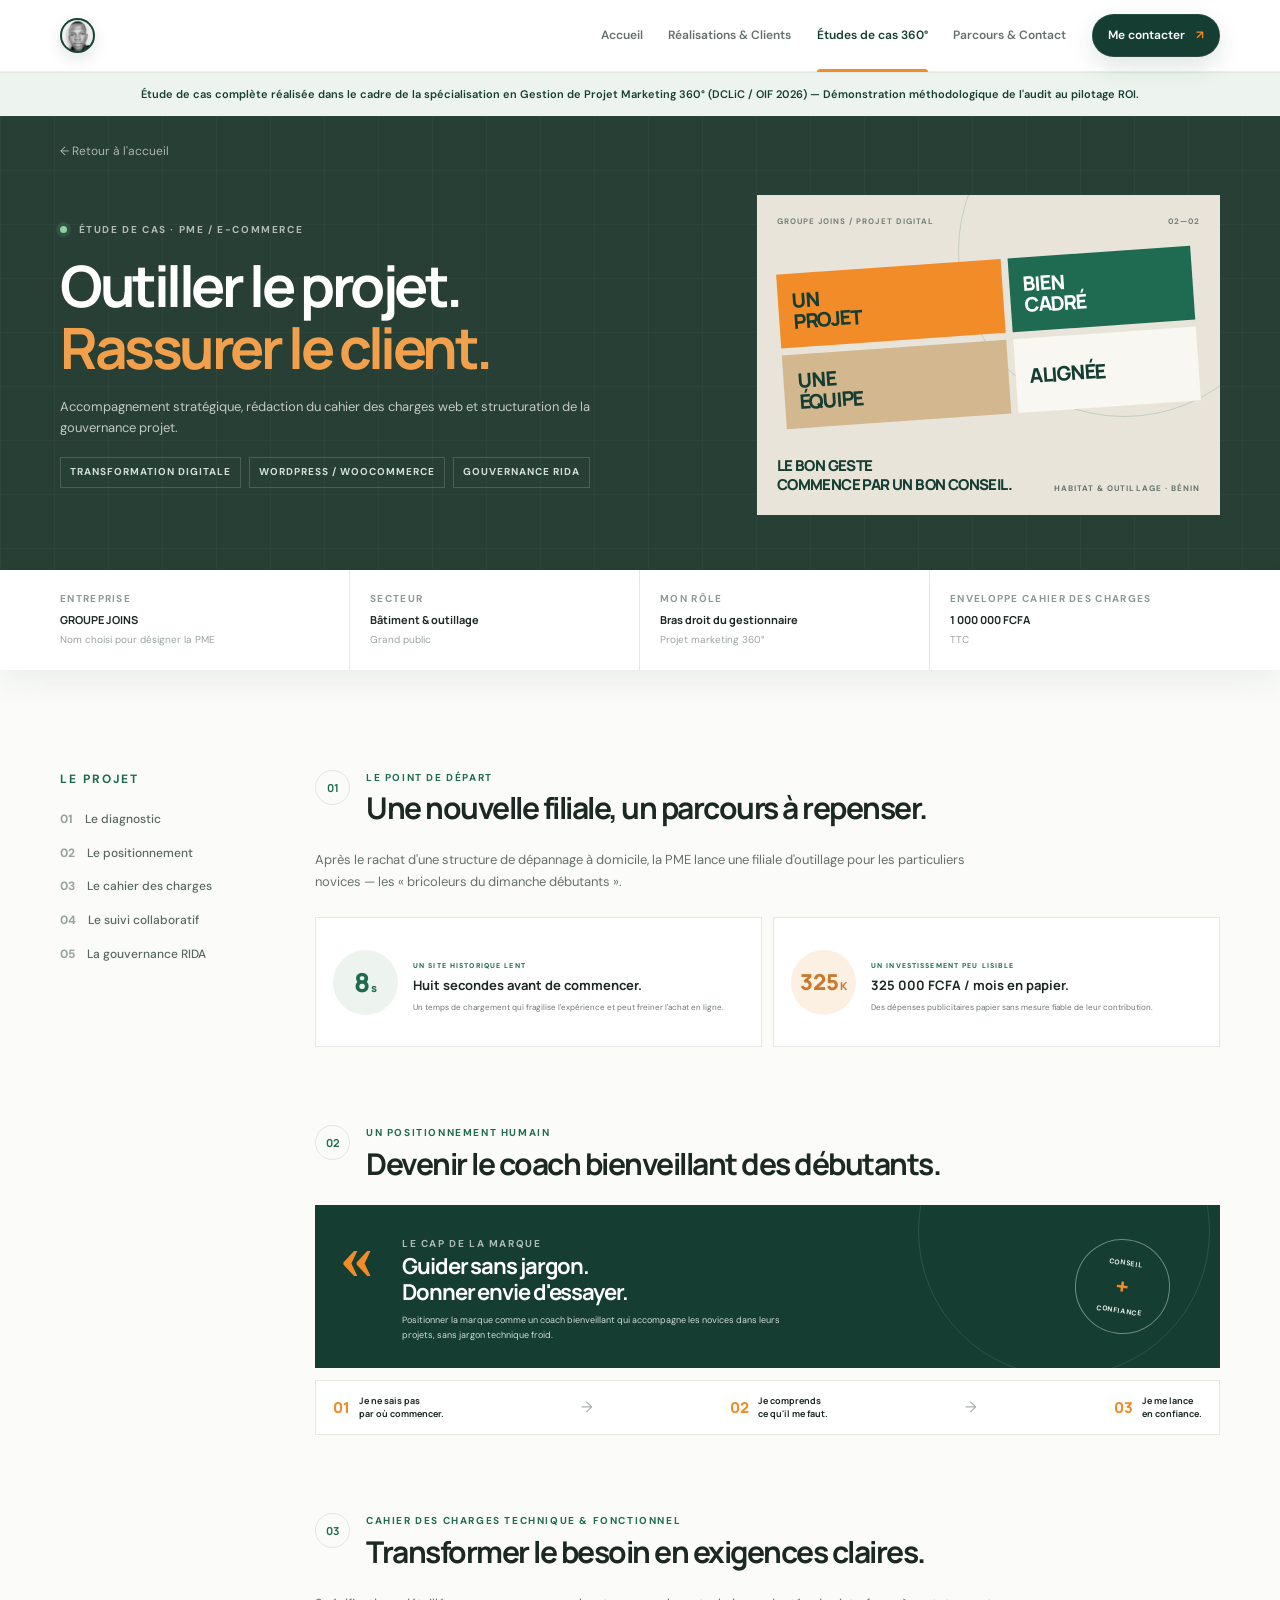
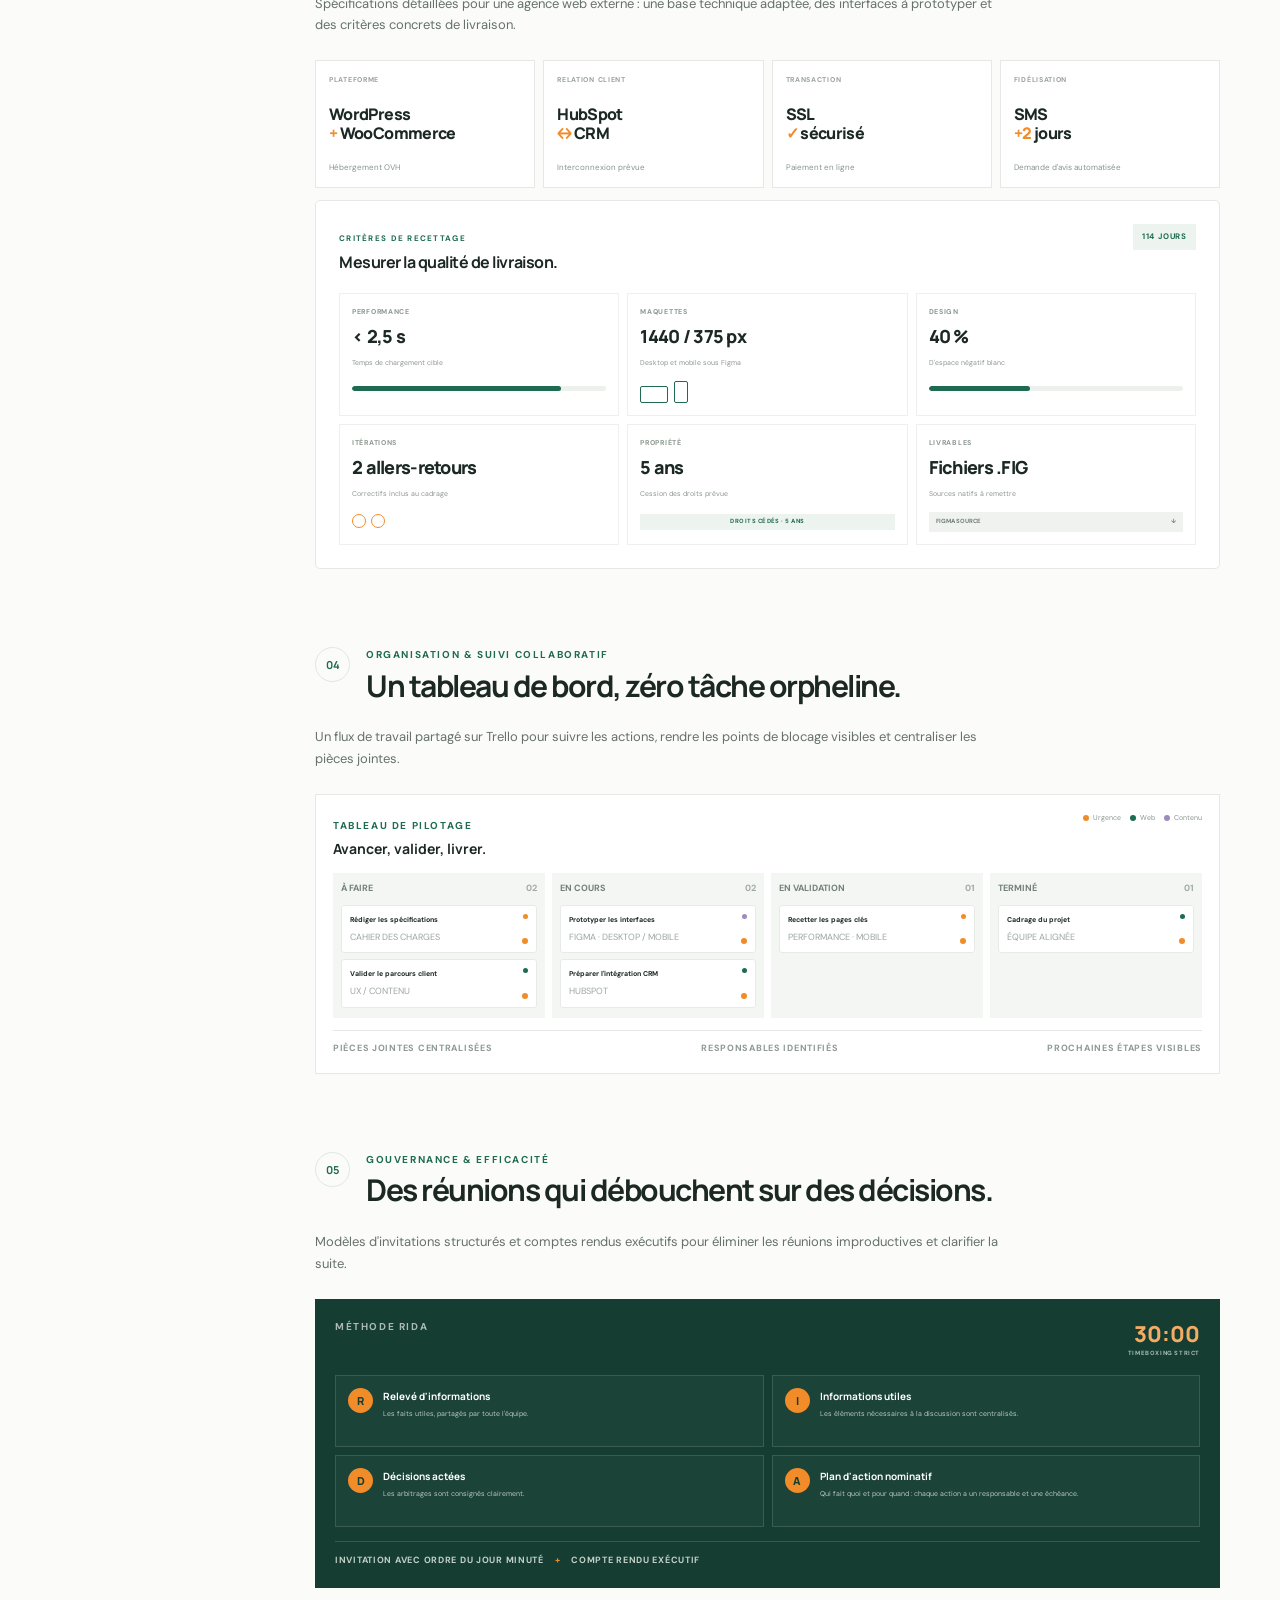
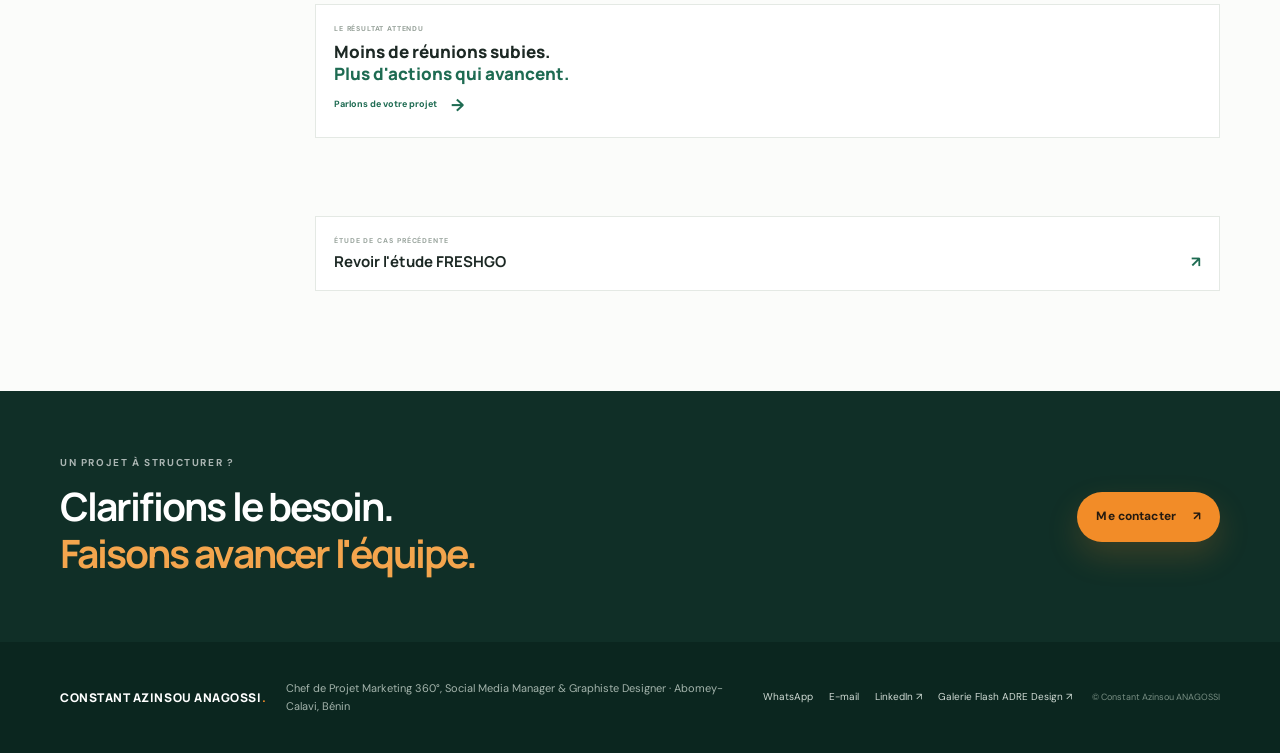
<file: joins.html>
<!doctype html>
<html lang="fr">
<head>
  <meta charset="utf-8">
  <meta name="viewport" content="width=device-width, initial-scale=1">
  <meta name="theme-color" content="#153d32">
  <meta name="description" content="Étude de cas GROUPE JOINS : stratégie digitale, cahier des charges e-commerce, pilotage Kanban et gouvernance RIDA.">
  <title>GROUPE JOINS — Étude de cas | Constant Anagossi</title>
  <link rel="preconnect" href="https://fonts.googleapis.com">
  <link rel="preconnect" href="https://fonts.gstatic.com" crossorigin>
  <link href="https://fonts.googleapis.com/css2?family=DM+Sans:wght@400;500;600;700&family=Manrope:wght@400;500;600;700;800&display=swap" rel="stylesheet">
  <link rel="stylesheet" href="styles.css">
  <script src="script.js" defer></script>
</head>
<body>
  <a class="skip-link" href="#contenu">Aller au contenu</a>
  <header class="site-header"><div class="container nav-wrap"><a class="brand" href="index.html" aria-label="Constant Anagossi, accueil"><span class="brand-mark"><img src="portrait-constant-anagossi.png" alt=""></span></a><button class="menu-toggle" type="button" aria-expanded="false" aria-controls="navigation">Menu</button><nav class="main-nav" id="navigation" aria-label="Navigation principale"><a href="index.html">Accueil</a><a href="realisations.html">Réalisations & Clients</a><a class="active" href="projets-360.html" aria-current="page">Études de cas 360°</a><a href="contact.html">Parcours & Contact</a><a class="nav-cta" href="contact.html#contact">Me contacter <span>↗</span></a></nav></div></header>
  <main id="contenu">
    <aside class="case-context">Étude de cas complète réalisée dans le cadre de la spécialisation en Gestion de Projet Marketing 360° (DCLiC / OIF 2026) — Démonstration méthodologique de l'audit au pilotage ROI.</aside>
    <section class="case-hero joins-case-hero"><div class="container"><a class="back-link" href="index.html">← Retour à l'accueil</a><div class="case-hero-grid"><div><p class="eyebrow eyebrow-light"><span class="status-dot"></span> ÉTUDE DE CAS · PME / E-COMMERCE</p><h1>Outiller le projet.<br><span>Rassurer le client.</span></h1><p class="case-lead">Accompagnement stratégique, rédaction du cahier des charges web et structuration de la gouvernance projet.</p><div class="case-tags"><span>TRANSFORMATION DIGITALE</span><span>WORDPRESS / WOOCOMMERCE</span><span>GOUVERNANCE RIDA</span></div></div><div class="joins-cover"><div class="cover-top"><span>GROUPE JOINS / PROJET DIGITAL</span><span>02—02</span></div><div class="joins-cover-grid"><div class="cover-block cover-block-one">UN<br>PROJET</div><div class="cover-block cover-block-two">BIEN<br>CADRÉ</div><div class="cover-block cover-block-three">UNE<br>ÉQUIPE</div><div class="cover-block cover-block-four">ALIGNÉE</div></div><div class="cover-bottom"><strong>LE BON GESTE<br>COMMENCE PAR UN BON CONSEIL.</strong><span>HABITAT & OUTILLAGE · BÉNIN</span></div></div></div></div></section>
    <section class="case-facts"><div class="container facts-grid joins-facts"><div><span>ENTREPRISE</span><strong>GROUPE JOINS</strong><small>Nom choisi pour désigner la PME</small></div><div><span>SECTEUR</span><strong>Bâtiment & outillage</strong><small>Grand public</small></div><div><span>MON RÔLE</span><strong>Bras droit du gestionnaire</strong><small>Projet marketing 360°</small></div><div><span>ENVELOPPE CAHIER DES CHARGES</span><strong>1 000 000 FCFA</strong><small>TTC</small></div></div></section>
    <section class="section case-section"><div class="container case-layout"><aside class="case-aside"><span class="eyebrow">LE PROJET</span><a href="#diagnostic">01 <span>Le diagnostic</span></a><a href="#positionnement">02 <span>Le positionnement</span></a><a href="#specifications">03 <span>Le cahier des charges</span></a><a href="#kanban">04 <span>Le suivi collaboratif</span></a><a href="#rida">05 <span>La gouvernance RIDA</span></a></aside><div class="case-content">
      <section class="case-block" id="diagnostic"><div class="block-heading"><span class="block-number">01</span><div><p class="eyebrow">LE POINT DE DÉPART</p><h2>Une nouvelle filiale, un parcours à repenser.</h2></div></div><p class="body-large">Après le rachat d'une structure de dépannage à domicile, la PME lance une filiale d'outillage pour les particuliers novices — les « bricoleurs du dimanche débutants ».</p><div class="joins-diagnosis"><article><div class="problem-icon"><span class="problem-icon-value">8<span>s</span></span></div><div><span class="eyebrow">UN SITE HISTORIQUE LENT</span><h3>Huit secondes avant de commencer.</h3><p>Un temps de chargement qui fragilise l'expérience et peut freiner l'achat en ligne.</p></div></article><article><div class="problem-icon problem-money"><span class="problem-icon-value">325<span>K</span></span></div><div><span class="eyebrow">UN INVESTISSEMENT PEU LISIBLE</span><h3>325 000 FCFA / mois en papier.</h3><p>Des dépenses publicitaires papier sans mesure fiable de leur contribution.</p></div></article></div></section>
      <section class="case-block" id="positionnement"><div class="block-heading"><span class="block-number">02</span><div><p class="eyebrow">UN POSITIONNEMENT HUMAIN</p><h2>Devenir le coach bienveillant des débutants.</h2></div></div><div class="coach-card"><div class="coach-quote">«</div><div><span class="eyebrow eyebrow-light">LE CAP DE LA MARQUE</span><h3>Guider sans jargon.<br>Donner envie d'essayer.</h3><p>Positionner la marque comme un coach bienveillant qui accompagne les novices dans leurs projets, sans jargon technique froid.</p></div><div class="coach-stamp"><span>CONSEIL</span><b>+</b><span>CONFIANCE</span></div></div><div class="journey"><div class="journey-step"><span>01</span><b>Je ne sais pas<br>par où commencer.</b></div><i>→</i><div class="journey-step"><span>02</span><b>Je comprends<br>ce qu'il me faut.</b></div><i>→</i><div class="journey-step"><span>03</span><b>Je me lance<br>en confiance.</b></div></div></section>
      <section class="case-block" id="specifications"><div class="block-heading"><span class="block-number">03</span><div><p class="eyebrow">CAHIER DES CHARGES TECHNIQUE & FONCTIONNEL</p><h2>Transformer le besoin en exigences claires.</h2></div></div><p class="body-large">Spécifications détaillées pour une agence web externe : une base technique adaptée, des interfaces à prototyper et des critères concrets de livraison.</p><div class="tech-stack"><div><span>PLATEFORME</span><strong>WordPress<br><i>+</i> WooCommerce</strong><small>Hébergement OVH</small></div><div><span>RELATION CLIENT</span><strong>HubSpot<br><i>↔</i> CRM</strong><small>Interconnexion prévue</small></div><div><span>TRANSACTION</span><strong>SSL<br><i>✓</i> sécurisé</strong><small>Paiement en ligne</small></div><div><span>FIDÉLISATION</span><strong>SMS<br><i>+2</i> jours</strong><small>Demande d'avis automatisée</small></div></div><div class="spec-board"><div class="spec-header"><div><span class="eyebrow">CRITÈRES DE RECETTAGE</span><h3>Mesurer la qualité de livraison.</h3></div><span class="spec-badge">114 JOURS</span></div><div class="spec-grid"><div><span>PERFORMANCE</span><strong>&lt; 2,5 s</strong><small>Temps de chargement cible</small><div class="spec-bar"><i style="width:82%"></i></div></div><div><span>MAQUETTES</span><strong>1440 / 375 px</strong><small>Desktop et mobile sous Figma</small><div class="device-pair"><i></i><i></i></div></div><div><span>DESIGN</span><strong>40 %</strong><small>D'espace négatif blanc</small><div class="spec-bar"><i style="width:40%"></i></div></div><div><span>ITÉRATIONS</span><strong>2 allers-retours</strong><small>Correctifs inclus au cadrage</small><div class="revision-dots"><i></i><i></i></div></div><div><span>PROPRIÉTÉ</span><strong>5 ans</strong><small>Cession des droits prévue</small><div class="rights-bar">DROITS CÉDÉS · 5 ANS</div></div><div><span>LIVRABLES</span><strong>Fichiers .FIG</strong><small>Sources natifs à remettre</small><div class="file-chip">FIGMA SOURCE <b>↓</b></div></div></div></div></section>
      <section class="case-block" id="kanban"><div class="block-heading"><span class="block-number">04</span><div><p class="eyebrow">ORGANISATION & SUIVI COLLABORATIF</p><h2>Un tableau de bord, zéro tâche orpheline.</h2></div></div><p class="body-large">Un flux de travail partagé sur Trello pour suivre les actions, rendre les points de blocage visibles et centraliser les pièces jointes.</p><div class="joins-kanban"><div class="kanban-top"><div><span class="eyebrow">TABLEAU DE PILOTAGE</span><h3>Avancer, valider, livrer.</h3></div><div class="label-legend"><span><i class="urgency"></i>Urgence</span><span><i class="web"></i>Web</span><span><i class="content"></i>Contenu</span></div></div><div class="kanban-columns"><div><span>À FAIRE <b>02</b></span><i><b>Rédiger les spécifications</b><small>CAHIER DES CHARGES</small><em class="label-orange"></em></i><i><b>Valider le parcours client</b><small>UX / CONTENU</small><em class="label-green"></em></i></div><div><span>EN COURS <b>02</b></span><i><b>Prototyper les interfaces</b><small>FIGMA · DESKTOP / MOBILE</small><em class="label-purple"></em></i><i><b>Préparer l'intégration CRM</b><small>HUBSPOT</small><em class="label-green"></em></i></div><div><span>EN VALIDATION <b>01</b></span><i><b>Recetter les pages clés</b><small>PERFORMANCE · MOBILE</small><em class="label-orange"></em></i></div><div><span>TERMINÉ <b>01</b></span><i><b>Cadrage du projet</b><small>ÉQUIPE ALIGNÉE</small><em class="label-green"></em></i></div></div><div class="kanban-foot"><span>PIÈCES JOINTES CENTRALISÉES</span><span>RESPONSABLES IDENTIFIÉS</span><span>PROCHAINES ÉTAPES VISIBLES</span></div></div></section>
      <section class="case-block" id="rida"><div class="block-heading"><span class="block-number">05</span><div><p class="eyebrow">GOUVERNANCE & EFFICACITÉ</p><h2>Des réunions qui débouchent sur des décisions.</h2></div></div><p class="body-large">Modèles d'invitations structurés et comptes rendus exécutifs pour éliminer les réunions improductives et clarifier la suite.</p><div class="rida-panel"><div class="rida-header"><span class="eyebrow eyebrow-light">MÉTHODE RIDA</span><span class="meeting-timer">30:00 <small>TIMEBOXING STRICT</small></span></div><div class="rida-steps"><article><span>R</span><div><h3>Relevé d'informations</h3><p>Les faits utiles, partagés par toute l'équipe.</p></div></article><article><span>I</span><div><h3>Informations utiles</h3><p>Les éléments nécessaires à la discussion sont centralisés.</p></div></article><article><span>D</span><div><h3>Décisions actées</h3><p>Les arbitrages sont consignés clairement.</p></div></article><article><span>A</span><div><h3>Plan d'action nominatif</h3><p>Qui fait quoi et pour quand : chaque action a un responsable et une échéance.</p></div></article></div><div class="rida-footer">INVITATION AVEC ORDRE DU JOUR MINUTÉ <span>+</span> COMPTE RENDU EXÉCUTIF</div></div><div class="meeting-outcome"><span>LE RÉSULTAT ATTENDU</span><strong>Moins de réunions subies.<br><span>Plus d'actions qui avancent.</span></strong><a class="text-link" href="contact.html">Parlons de votre projet <span>→</span></a></div></section>
      <div class="case-next"><a href="freshgo.html"><span>ÉTUDE DE CAS PRÉCÉDENTE</span><strong>Revoir l'étude FRESHGO <i>↗</i></strong></a></div>
    </div></div></section>
    <section class="closing-band"><div class="container closing-inner"><div><p class="eyebrow eyebrow-light">UN PROJET À STRUCTURER ?</p><h2>Clarifions le besoin.<br><span>Faisons avancer l'équipe.</span></h2></div><a class="button button-orange" href="contact.html">Me contacter <span>↗</span></a></div></section>
  </main>
  <footer class="site-footer"><div class="container footer-inner"><a class="brand brand-footer" href="index.html"><span>CONSTANT AZINSOU ANAGOSSI<span class="brand-dot">.</span></span></a><p>Chef de Projet Marketing 360°, Social Media Manager & Graphiste Designer · Abomey-Calavi, Bénin</p><div class="footer-links"><a href="https://wa.me/2290165157420" target="_blank" rel="noreferrer">WhatsApp</a><a href="mailto:constantanagossi@gmail.com">E-mail</a><a href="https://www.linkedin.com/in/constant-anagossi-a21925293" target="_blank" rel="noreferrer">LinkedIn ↗</a><a href="https://porfolio-mu-rose.vercel.app/#portfolio" target="_blank" rel="noreferrer">Galerie Flash ADRE Design ↗</a></div><span class="footer-copy">© Constant Azinsou ANAGOSSI</span></div></footer>
</body>
</html>
</file>
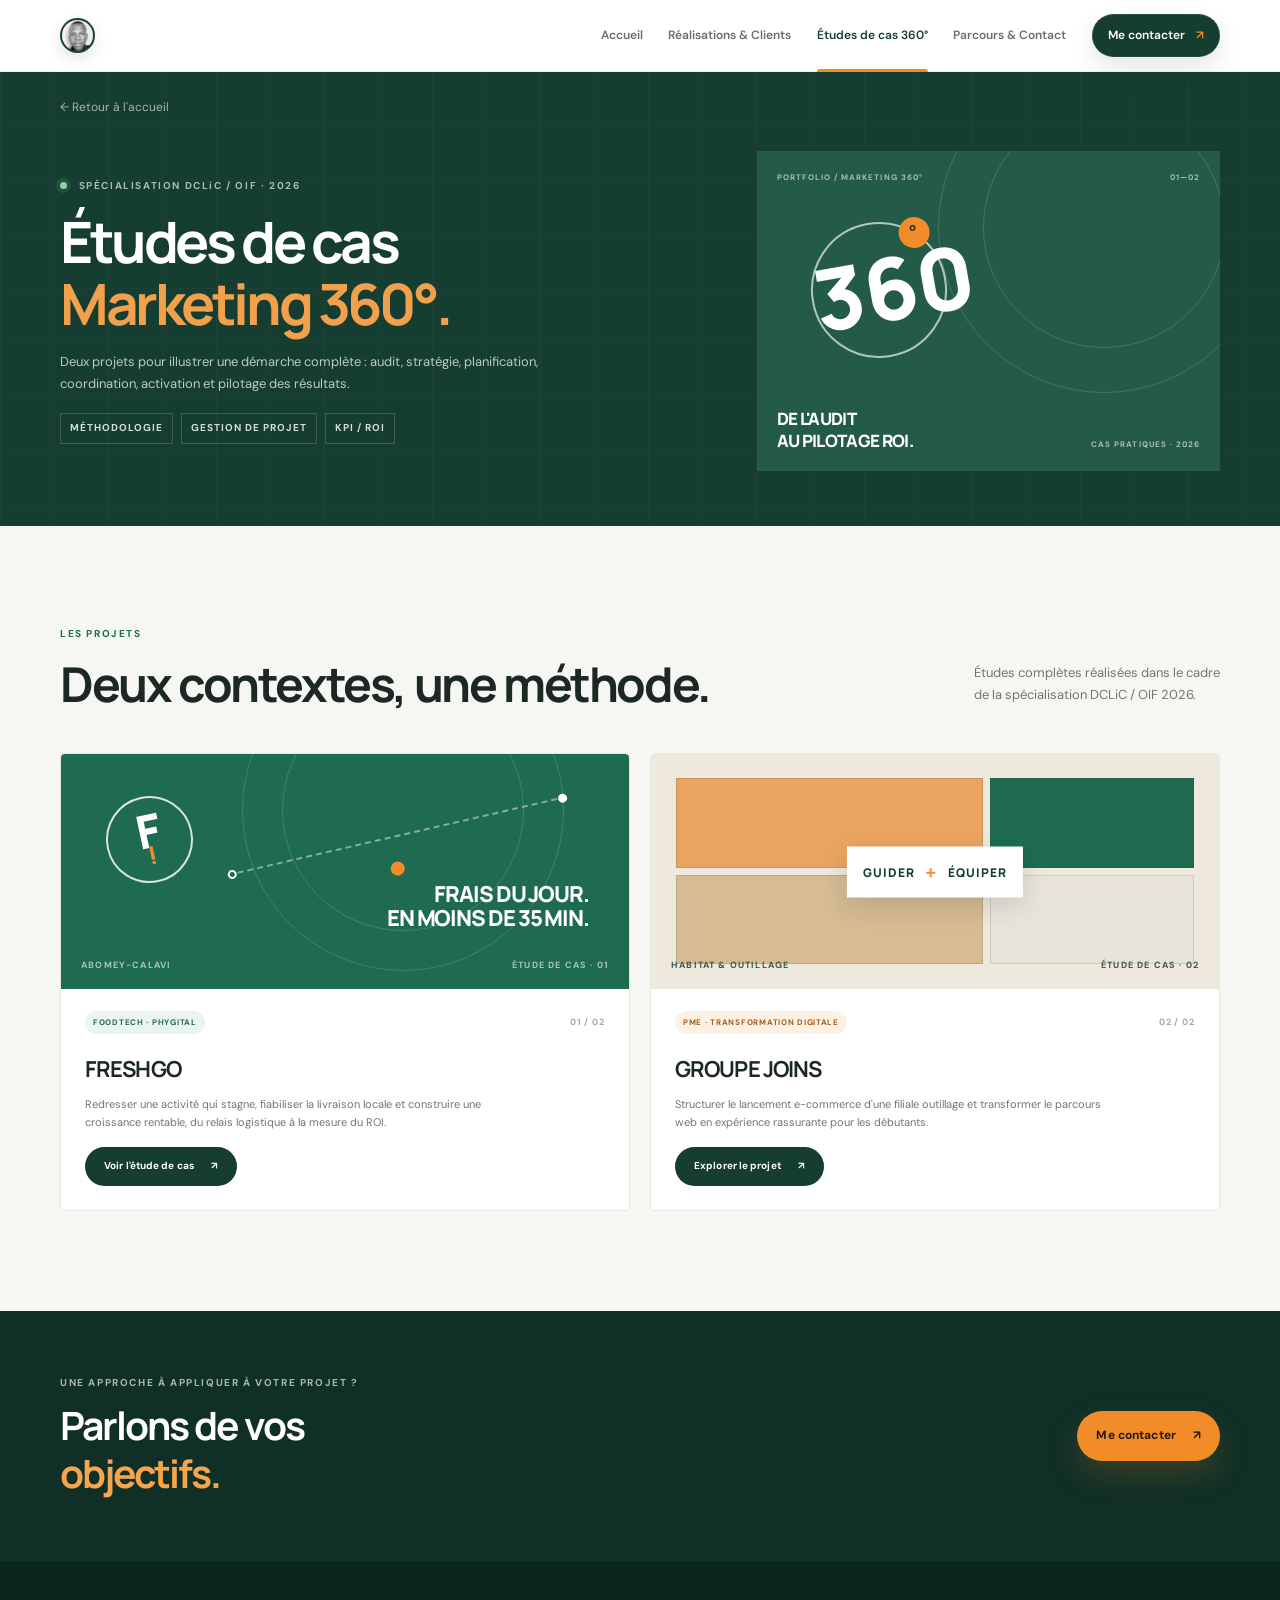
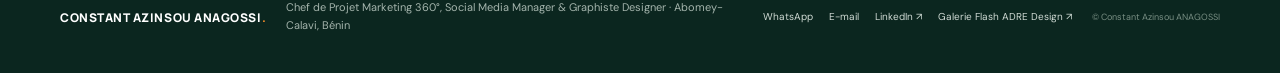
<file: projets-360.html>
<!doctype html>
<html lang="fr">
<head>
  <meta charset="utf-8">
  <meta name="viewport" content="width=device-width, initial-scale=1">
  <meta name="theme-color" content="#153d32">
  <meta name="description" content="Études de cas Marketing 360° FRESHGO et GROUPE JOINS de Constant Azinsou ANAGOSSI.">
  <title>Études de cas Marketing 360° | Constant Anagossi</title>
  <link rel="preconnect" href="https://fonts.googleapis.com">
  <link rel="preconnect" href="https://fonts.gstatic.com" crossorigin>
  <link href="https://fonts.googleapis.com/css2?family=DM+Sans:wght@400;500;600;700&family=Manrope:wght@400;500;600;700;800&display=swap" rel="stylesheet">
  <link rel="stylesheet" href="styles.css">
  <script src="script.js" defer></script>
</head>
<body>
  <a class="skip-link" href="#contenu">Aller au contenu</a>
  <header class="site-header"><div class="container nav-wrap"><a class="brand" href="index.html" aria-label="Constant Anagossi, accueil"><span class="brand-mark"><img src="portrait-constant-anagossi.png" alt=""></span></a><button class="menu-toggle" type="button" aria-expanded="false" aria-controls="navigation">Menu</button><nav class="main-nav" id="navigation" aria-label="Navigation principale"><a href="index.html">Accueil</a><a href="realisations.html">Réalisations & Clients</a><a class="active" href="projets-360.html" aria-current="page">Études de cas 360°</a><a href="contact.html">Parcours & Contact</a><a class="nav-cta" href="contact.html#contact">Me contacter <span>↗</span></a></nav></div></header>
  <main id="contenu">
    <section class="case-hero"><div class="container"><a class="back-link" href="index.html">← Retour à l'accueil</a><div class="case-hero-grid"><div><p class="eyebrow eyebrow-light"><span class="status-dot"></span> SPÉCIALISATION DCLiC / OIF · 2026</p><h1>Études de cas<br><span>Marketing 360°.</span></h1><p class="case-lead">Deux projets pour illustrer une démarche complète : audit, stratégie, planification, coordination, activation et pilotage des résultats.</p><div class="case-tags"><span>MÉTHODOLOGIE</span><span>GESTION DE PROJET</span><span>KPI / ROI</span></div></div><div class="case-cover"><div class="cover-top"><span>PORTFOLIO / MARKETING 360°</span><span>01—02</span></div><div class="cover-circle"><span>360</span><i>°</i></div><div class="cover-bottom"><strong>DE L'AUDIT<br>AU PILOTAGE ROI.</strong><span>CAS PRATIQUES · 2026</span></div></div></div></div></section>
    <section class="section realization-section"><div class="container"><div class="section-heading"><div><p class="eyebrow">LES PROJETS</p><h2>Deux contextes, une méthode.</h2></div><p>Études complètes réalisées dans le cadre<br>de la spécialisation DCLiC / OIF 2026.</p></div><div class="project-grid">
      <article class="project-card project-freshgo"><div class="project-art freshgo-art"><div class="freshgo-stamp">F<br><span>!</span></div><div class="freshgo-route"><span></span><i></i><b></b></div><div class="freshgo-art-label">FRAIS DU JOUR.<br>EN MOINS DE 35 MIN.</div><div class="freshgo-art-foot"><span>ABOMEY-CALAVI</span><span>ÉTUDE DE CAS · 01</span></div></div><div class="project-body"><div class="project-meta"><span class="tag">FOODTECH · PHYGITAL</span><span>01 / 02</span></div><h3>FRESHGO</h3><p>Redresser une activité qui stagne, fiabiliser la livraison locale et construire une croissance rentable, du relais logistique à la mesure du ROI.</p><a class="button button-dark" href="freshgo.html">Voir l'étude de cas <span>↗</span></a></div></article>
      <article class="project-card project-joins"><div class="project-art joins-art"><div class="joins-grid-shape"><span></span><span></span><span></span><span></span></div><div class="joins-overlay"><span>GUIDER</span><b>+</b><span>ÉQUIPER</span></div><div class="joins-art-foot"><span>HABITAT & OUTILLAGE</span><span>ÉTUDE DE CAS · 02</span></div></div><div class="project-body"><div class="project-meta"><span class="tag tag-orange">PME · TRANSFORMATION DIGITALE</span><span>02 / 02</span></div><h3>GROUPE JOINS</h3><p>Structurer le lancement e-commerce d'une filiale outillage et transformer le parcours web en expérience rassurante pour les débutants.</p><a class="button button-dark" href="joins.html">Explorer le projet <span>↗</span></a></div></article>
    </div></div></section>
    <section class="closing-band"><div class="container closing-inner"><div><p class="eyebrow eyebrow-light">UNE APPROCHE À APPLIQUER À VOTRE PROJET ?</p><h2>Parlons de vos<br><span>objectifs.</span></h2></div><a class="button button-orange" href="contact.html#contact">Me contacter <span>↗</span></a></div></section>
  </main>
  <footer class="site-footer"><div class="container footer-inner"><a class="brand brand-footer" href="index.html"><span>CONSTANT AZINSOU ANAGOSSI<span class="brand-dot">.</span></span></a><p>Chef de Projet Marketing 360°, Social Media Manager & Graphiste Designer · Abomey-Calavi, Bénin</p><div class="footer-links"><a href="https://wa.me/2290165157420" target="_blank" rel="noreferrer">WhatsApp</a><a href="mailto:constantanagossi@gmail.com">E-mail</a><a href="https://www.linkedin.com/in/constant-anagossi-a21925293" target="_blank" rel="noreferrer">LinkedIn ↗</a><a href="https://porfolio-mu-rose.vercel.app/#portfolio" target="_blank" rel="noreferrer">Galerie Flash ADRE Design ↗</a></div><span class="footer-copy">© Constant Azinsou ANAGOSSI</span></div></footer>
</body>
</html>
</file>
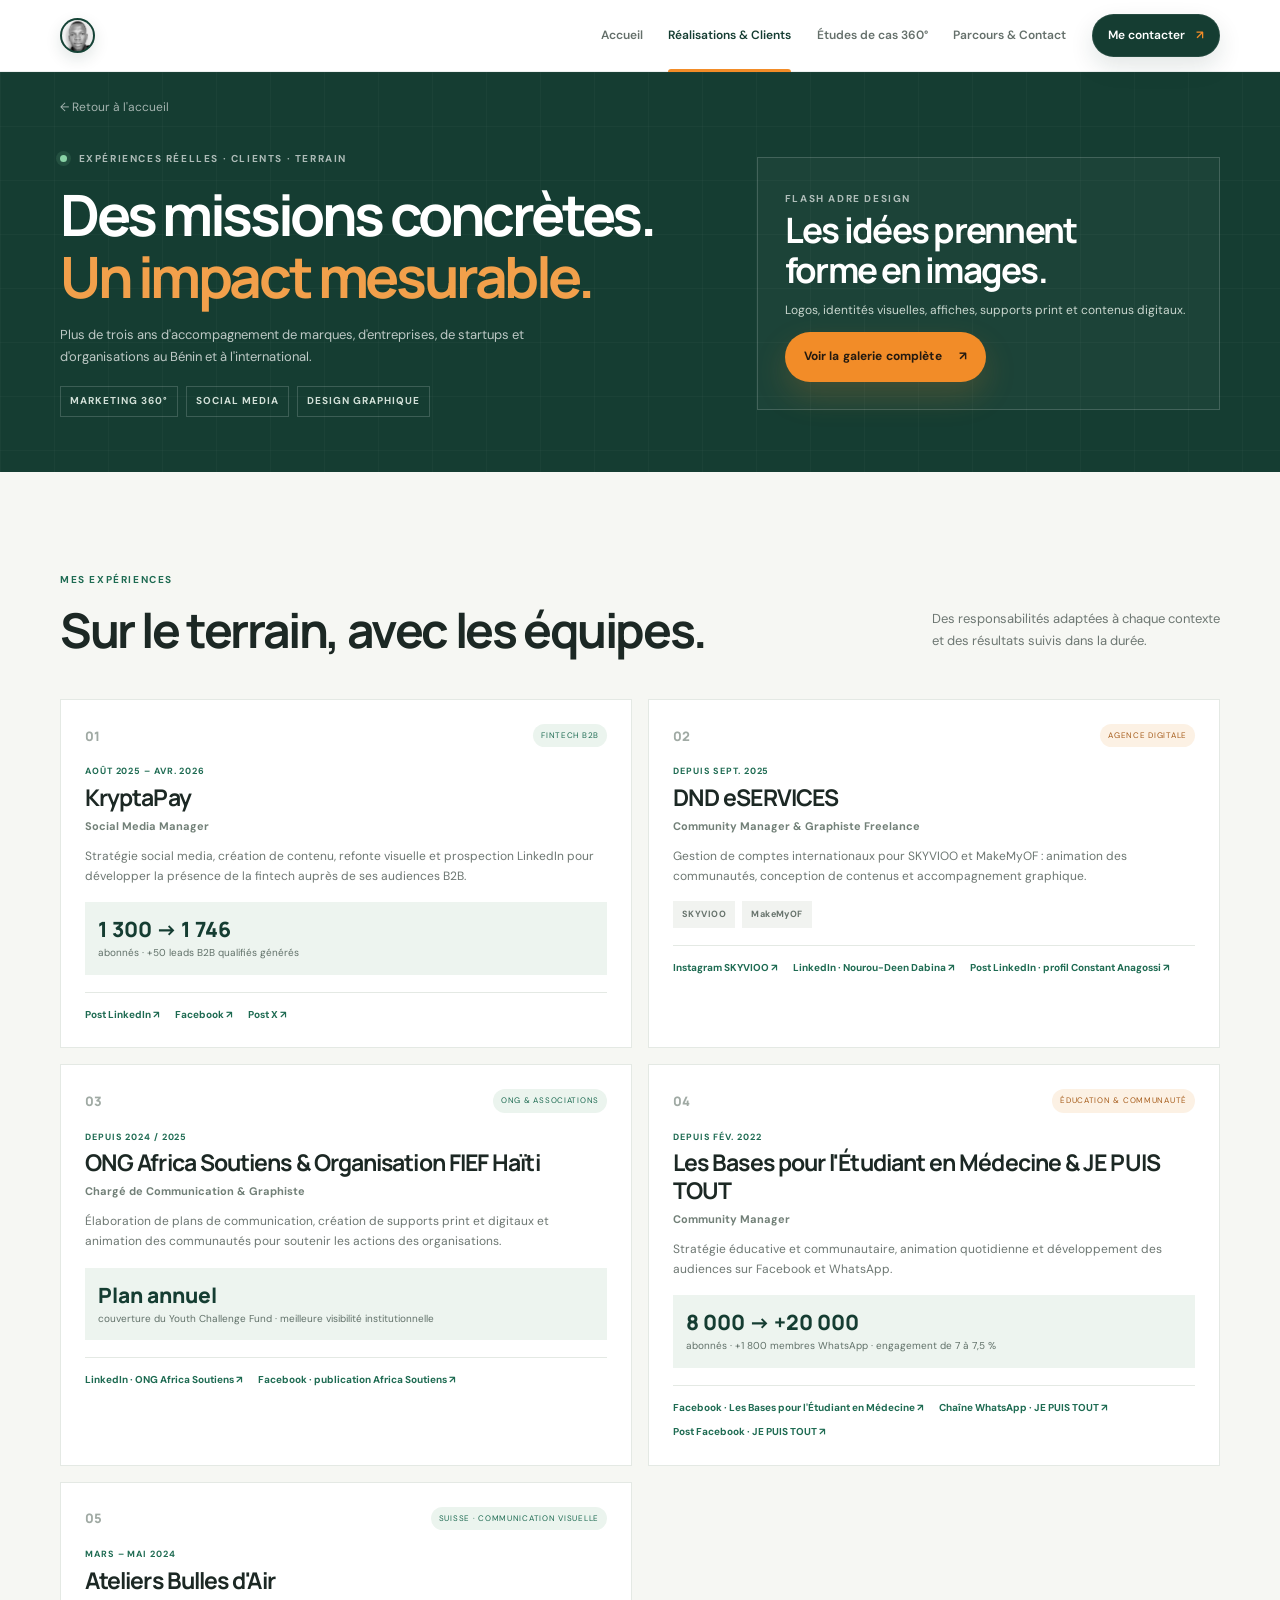
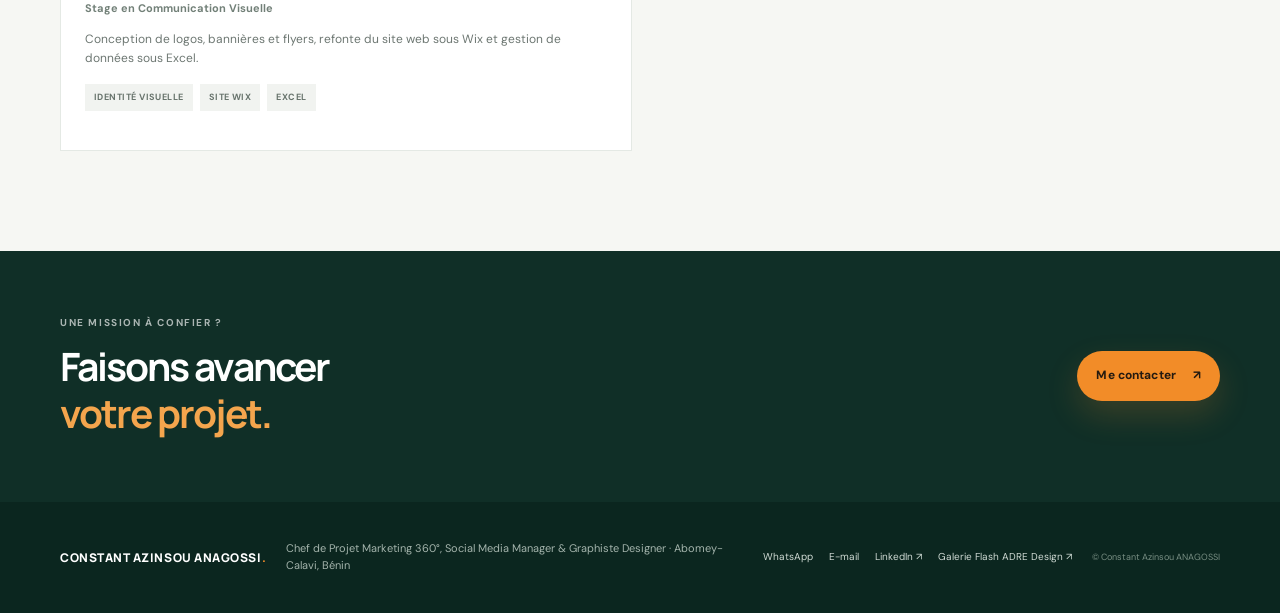
<file: realisations.html>
<!doctype html>
<html lang="fr">
<head>
  <meta charset="utf-8">
  <meta name="viewport" content="width=device-width, initial-scale=1">
  <meta name="theme-color" content="#153d32">
  <meta name="description" content="Missions terrain, expériences clients et réalisations de Constant Azinsou ANAGOSSI, chef de projet marketing 360° au Bénin.">
  <title>Réalisations & Clients | Constant Anagossi</title>
  <link rel="preconnect" href="https://fonts.googleapis.com">
  <link rel="preconnect" href="https://fonts.gstatic.com" crossorigin>
  <link href="https://fonts.googleapis.com/css2?family=DM+Sans:wght@400;500;600;700&family=Manrope:wght@400;500;600;700;800&display=swap" rel="stylesheet">
  <link rel="stylesheet" href="styles.css">
  <script src="script.js" defer></script>
</head>
<body>
  <a class="skip-link" href="#contenu">Aller au contenu</a>
  <header class="site-header"><div class="container nav-wrap"><a class="brand" href="index.html" aria-label="Constant Anagossi, accueil"><span class="brand-mark"><img src="portrait-constant-anagossi.png" alt=""></span></a><button class="menu-toggle" type="button" aria-expanded="false" aria-controls="navigation">Menu</button><nav class="main-nav" id="navigation" aria-label="Navigation principale"><a href="index.html">Accueil</a><a class="active" href="realisations.html" aria-current="page">Réalisations & Clients</a><a href="projets-360.html">Études de cas 360°</a><a href="contact.html">Parcours & Contact</a><a class="nav-cta" href="contact.html#contact">Me contacter <span>↗</span></a></nav></div></header>
  <main id="contenu">
    <section class="case-hero realization-hero"><div class="container"><a class="back-link" href="index.html">← Retour à l'accueil</a><div class="case-hero-grid"><div><p class="eyebrow eyebrow-light"><span class="status-dot"></span> EXPÉRIENCES RÉELLES · CLIENTS · TERRAIN</p><h1>Des missions concrètes.<br><span>Un impact mesurable.</span></h1><p class="case-lead">Plus de trois ans d'accompagnement de marques, d'entreprises, de startups et d'organisations au Bénin et à l'international.</p><div class="case-tags"><span>MARKETING 360°</span><span> SOCIAL MEDIA</span><span>DESIGN GRAPHIQUE</span></div></div><aside class="gallery-callout"><span class="eyebrow eyebrow-light">FLASH ADRE DESIGN</span><h2>Les idées prennent<br>forme en images.</h2><p>Logos, identités visuelles, affiches, supports print et contenus digitaux.</p><a class="button button-orange" href="https://porfolio-mu-rose.vercel.app/#portfolio" target="_blank" rel="noreferrer">Voir la galerie complète <span aria-hidden="true">↗</span></a></aside></div></div></section>
    <section class="section realization-section"><div class="container"><div class="section-heading"><div><p class="eyebrow">MES EXPÉRIENCES</p><h2>Sur le terrain, avec les équipes.</h2></div><p>Des responsabilités adaptées à chaque contexte<br>et des résultats suivis dans la durée.</p></div>
      <div class="realization-grid">
        <article class="realization-card" id="kryptapay"><div class="realization-card-head"><span class="realization-number">01</span><span class="tag">FINTECH B2B</span></div><p class="realization-date">AOÛT 2025 – AVR. 2026</p><h3>KryptaPay</h3><p class="realization-role">Social Media Manager</p><p>Stratégie social media, création de contenu, refonte visuelle et prospection LinkedIn pour développer la présence de la fintech auprès de ses audiences B2B.</p><div class="realization-result"><strong>1 300 → 1 746</strong><span>abonnés · +50 leads B2B qualifiés générés</span></div><div class="realization-links"><a href="https://www.linkedin.com/posts/kryptapay_kryptapay-b2b-paiemententreprise-activity-7361001052344668161-fIlE" target="_blank" rel="noreferrer">Post LinkedIn ↗</a><a href="https://www.facebook.com/kryptapay" target="_blank" rel="noreferrer">Facebook ↗</a><a href="https://x.com/i/status/1959913166495760854" target="_blank" rel="noreferrer">Post X ↗</a></div></article>
        <article class="realization-card" id="dnd-eservices"><div class="realization-card-head"><span class="realization-number">02</span><span class="tag tag-orange">AGENCE DIGITALE</span></div><p class="realization-date">DEPUIS SEPT. 2025</p><h3>DND eSERVICES</h3><p class="realization-role">Community Manager & Graphiste Freelance</p><p>Gestion de comptes internationaux pour SKYVIOO et MakeMyOF : animation des communautés, conception de contenus et accompagnement graphique.</p><div class="realization-client-list"><span>SKYVIOO</span><span>MakeMyOF</span></div><div class="realization-links"><a href="https://www.instagram.com/skyvioo?igsh=MXZnOTFteHcwZ2lmNw==" target="_blank" rel="noreferrer">Instagram SKYVIOO ↗</a><a href="https://www.linkedin.com/in/nourou-deen-dabina/" target="_blank" rel="noreferrer">LinkedIn · Nourou-Deen Dabina ↗</a><a href="https://www.linkedin.com/posts/constant-anagossi-a21925293_votre-message-est-bon-mais-votre-visuel-nest-activity-7397702859691024384-tksL" target="_blank" rel="noreferrer">Post LinkedIn · profil Constant Anagossi ↗</a></div></article>
        <article class="realization-card" id="associations"><div class="realization-card-head"><span class="realization-number">03</span><span class="tag">ONG & ASSOCIATIONS</span></div><p class="realization-date">DEPUIS 2024 / 2025</p><h3>ONG Africa Soutiens & Organisation FIEF Haïti</h3><p class="realization-role">Chargé de Communication & Graphiste</p><p>Élaboration de plans de communication, création de supports print et digitaux et animation des communautés pour soutenir les actions des organisations.</p><div class="realization-result"><strong>Plan annuel</strong><span>couverture du Youth Challenge Fund · meilleure visibilité institutionnelle</span></div><div class="realization-links"><a href="https://www.linkedin.com/company/ong-africa-soutiens/" target="_blank" rel="noreferrer">LinkedIn · ONG Africa Soutiens ↗</a><a href="https://www.facebook.com/share/1Bu2XMnzi6/" target="_blank" rel="noreferrer">Facebook · publication Africa Soutiens ↗</a></div></article>
        <article class="realization-card" id="bases-medecine"><div class="realization-card-head"><span class="realization-number">04</span><span class="tag tag-orange">ÉDUCATION & COMMUNAUTÉ</span></div><p class="realization-date">DEPUIS FÉV. 2022</p><h3>Les Bases pour l'Étudiant en Médecine & JE PUIS TOUT</h3><p class="realization-role">Community Manager</p><p>Stratégie éducative et communautaire, animation quotidienne et développement des audiences sur Facebook et WhatsApp.</p><div class="realization-result"><strong>8 000 → +20 000</strong><span>abonnés · +1 800 membres WhatsApp · engagement de 7 à 7,5 %</span></div><div class="realization-links"><a href="https://www.facebook.com/share/1Bu2XMnzi6/" target="_blank" rel="noreferrer">Facebook · Les Bases pour l'Étudiant en Médecine ↗</a><a href="https://whatsapp.com/channel/0029VadS85pJkK7AFgZPIn2r" target="_blank" rel="noreferrer">Chaîne WhatsApp · JE PUIS TOUT ↗</a><a href="https://www.facebook.com/100083009447852/posts/pfbid02tTC6oAQyhn69CHAxz5AzjVBYZBCF5cpZH8geyqMZZu2AVSNFl/?app=fbl" target="_blank" rel="noreferrer">Post Facebook · JE PUIS TOUT ↗</a></div></article>
        <article class="realization-card" id="bulles-air"><div class="realization-card-head"><span class="realization-number">05</span><span class="tag">SUISSE · COMMUNICATION VISUELLE</span></div><p class="realization-date">MARS – MAI 2024</p><h3>Ateliers Bulles d'Air</h3><p class="realization-role">Stage en Communication Visuelle</p><p>Conception de logos, bannières et flyers, refonte du site web sous Wix et gestion de données sous Excel.</p><div class="realization-client-list"><span>IDENTITÉ VISUELLE</span><span>SITE WIX</span><span>EXCEL</span></div></article>
      </div>
    </div></section>
    <section class="closing-band"><div class="container closing-inner"><div><p class="eyebrow eyebrow-light">UNE MISSION À CONFIER ?</p><h2>Faisons avancer<br><span>votre projet.</span></h2></div><a class="button button-orange" href="contact.html#contact">Me contacter <span>↗</span></a></div></section>
  </main>
  <footer class="site-footer"><div class="container footer-inner"><a class="brand brand-footer" href="index.html"><span>CONSTANT AZINSOU ANAGOSSI<span class="brand-dot">.</span></span></a><p>Chef de Projet Marketing 360°, Social Media Manager & Graphiste Designer · Abomey-Calavi, Bénin</p><div class="footer-links"><a href="https://wa.me/2290165157420" target="_blank" rel="noreferrer">WhatsApp</a><a href="mailto:constantanagossi@gmail.com">E-mail</a><a href="https://www.linkedin.com/in/constant-anagossi-a21925293" target="_blank" rel="noreferrer">LinkedIn ↗</a><a href="https://porfolio-mu-rose.vercel.app/#portfolio" target="_blank" rel="noreferrer">Galerie Flash ADRE Design ↗</a></div><span class="footer-copy">© Constant Azinsou ANAGOSSI</span></div></footer>
</body>
</html>
</file>
<file: styles.css>
:root {
  --green: #1e6b52;
  --green-dark: #153d32;
  --green-deep: #102f27;
  --orange: #f28c28;
  --ink: #1c2824;
  --muted: #6d7772;
  --paper: #f6f7f3;
  --line: #e4e9e4;
  --white: #fff;
  --heading: "Manrope", "DM Sans", sans-serif;
  --body: "DM Sans", Arial, sans-serif;
}

* { box-sizing: border-box; }
html { scroll-behavior: smooth; scroll-padding-top: 90px; }
body { margin: 0; color: var(--ink); background: var(--white); font-family: var(--body); font-size: 15px; line-height: 1.65; -webkit-font-smoothing: antialiased; }
a { color: inherit; text-decoration: none; }
button { font: inherit; }
.container { width: min(1160px, calc(100% - 48px)); margin-inline: auto; }
.skip-link { position: absolute; z-index: 20; top: -50px; left: 16px; padding: 10px 16px; background: white; color: var(--green-dark); }
.skip-link:focus { top: 10px; }
.site-header { position: sticky; z-index: 10; top: 0; height: 76px; background: rgba(255,255,255,.96); border-bottom: 1px solid rgba(22,61,50,.08); backdrop-filter: blur(14px); }
.nav-wrap, .main-nav, .brand { display: flex; align-items: center; }
.nav-wrap { height: 100%; justify-content: space-between; }
.brand { gap: 10px; color: var(--green-dark); font: 800 12px var(--heading); letter-spacing: .07em; white-space: nowrap; }
.brand-mark { display: block; width: 35px; height: 35px; overflow: hidden; flex: 0 0 35px; border-radius: 11px 11px 11px 3px; background: var(--green-dark); }
.brand-mark img { display: block; width: 100%; height: 100%; object-fit: cover; transform: scale(1.45); }
.brand-dot { color: var(--orange); }
.main-nav { height: 100%; gap: 24px; color: #65706b; font-size: 12px; font-weight: 600; }
.main-nav a:not(.nav-cta) { position: relative; display: flex; height: 100%; align-items: center; transition: color .2s ease; }
.main-nav a:not(.nav-cta):hover, .main-nav a.active { color: var(--green-dark); }
.main-nav a.active::after { position: absolute; right: 0; bottom: 18px; left: 0; height: 2px; background: var(--orange); content: ""; }
.nav-cta { padding: 11px 15px; border-radius: 4px; background: var(--green-dark); color: white; }
.nav-cta span { padding-left: 8px; color: var(--orange); }
.menu-toggle { display: none; }
.hero { position: relative; overflow: hidden; color: white; background: var(--green-dark); }
.hero::before, .case-hero::before, .contact-hero::before { position: absolute; inset: 0; background-image: linear-gradient(rgba(255,255,255,.025) 1px, transparent 1px), linear-gradient(90deg, rgba(255,255,255,.025) 1px, transparent 1px); background-size: 54px 54px; content: ""; pointer-events: none; }
.hero-orb { position: absolute; border: 1px solid rgba(255,255,255,.07); border-radius: 50%; pointer-events: none; }
.hero-orb-one { top: -395px; right: -85px; width: 850px; height: 850px; }
.hero-orb-two { top: -290px; right: 18px; width: 640px; height: 640px; }
.hero-grid { position: relative; display: grid; min-height: 630px; grid-template-columns: minmax(0, 1.35fr) minmax(300px, .8fr); align-items: center; gap: 34px; padding-block: 74px 78px; }
.hero-copy { max-width: 555px; }
.eyebrow { margin: 0 0 15px; color: var(--green); font-size: 10px; font-weight: 700; letter-spacing: .16em; }
.eyebrow-light { color: rgba(255,255,255,.65); }
.status-dot, .availability i, .online-mark i { display: inline-block; width: 7px; height: 7px; margin-right: 8px; border-radius: 50%; background: #89d3a6; box-shadow: 0 0 0 4px rgba(137,211,166,.12); }
h1, h2, h3, h4, p { margin-top: 0; }
h1, h2, h3, h4 { font-family: var(--heading); }
.hero h1 { max-width: 720px; margin: 20px 0 19px; font-size: clamp(50px, 6.1vw, 76px); line-height: 1.03; letter-spacing: -.065em; }
.hero h1 span, .closing-inner h2 span { color: #f4a54d; }
.hero-lead { margin-bottom: 12px; color: white; font: 700 15px var(--heading); }
.hero-text { max-width: 470px; margin-bottom: 27px; color: rgba(255,255,255,.7); font-size: 14px; }
.button-row { display: flex; flex-wrap: wrap; gap: 11px; }
.button { display: inline-flex; min-height: 46px; align-items: center; justify-content: center; gap: 17px; padding: 0 18px; border: 1px solid transparent; border-radius: 3px; font-size: 12px; font-weight: 700; transition: transform .2s ease, background .2s ease; }
.button:hover { transform: translateY(-2px); }
.button-orange { background: var(--orange); color: #241a10; }
.button-orange:hover { background: #ffa43e; }
.button-ghost { border-color: rgba(255,255,255,.28); color: white; }
.button-ghost:hover { background: rgba(255,255,255,.08); }
.button-dark { background: var(--green-dark); color: white; }
.button-dark:hover { background: var(--green); }
.hero-proof { display: flex; align-items: center; gap: 10px; margin-top: 31px; color: rgba(255,255,255,.55); font-size: 10px; }
.proof-line { width: 28px; height: 1px; background: var(--orange); }
.hero-art { position: relative; min-height: 430px; display: grid; place-items: center; }
.hero-portrait { position: relative; width: min(100%, 370px); height: 410px; overflow: hidden; align-self: center; border: 1px solid rgba(255,255,255,.18); border-radius: 190px 190px 7px 7px; background: #e9e9e7; box-shadow: 0 25px 70px #081f193d; }
.hero-portrait::after { position: absolute; inset: 0; border: 1px solid rgba(255,255,255,.18); border-radius: inherit; content: ""; pointer-events: none; }
.hero-portrait img { display: block; width: 100%; height: 100%; object-fit: cover; object-position: center 43%; transform: scale(1.05); }
.portrait-caption { position: absolute; right: 12px; bottom: 12px; left: 12px; display: grid; gap: 2px; padding: 11px 13px; border: 1px solid #ffffffa6; background: #ffffffed; color: var(--green-dark); }
.portrait-caption span, .profile-stat > span { color: #728078; font-size: 7px; font-weight: 700; letter-spacing: .12em; }
.portrait-caption strong { font: 700 11px var(--heading); }
.profile-stat { position: absolute; z-index: 3; bottom: 54px; left: -38px; width: 210px; padding: 14px 16px 12px; border: 1px solid #e7ece8; border-radius: 4px; background: white; color: var(--ink); box-shadow: 0 14px 40px #071d1638; }
.profile-stat > div { display: flex; align-items: center; justify-content: space-between; margin-top: 4px; }
.profile-stat > div strong { color: var(--green); font: 800 32px/1 var(--heading); letter-spacing: -.06em; }
.profile-stat > div i { display: grid; width: 24px; height: 24px; place-items: center; border-radius: 50%; background: #e8f3eb; color: var(--green); font-size: 12px; font-style: normal; }
.profile-stat p { margin: 5px 0 0; color: #77827b; font-size: 8px; }
.dashboard-card { position: relative; z-index: 1; width: min(100%, 410px); padding: 23px 24px 18px; border: 1px solid rgba(255,255,255,.12); border-radius: 8px; background: #fdfefd; color: var(--ink); box-shadow: 0 32px 80px rgba(0,0,0,.24); transform: rotate(1deg); }
.dash-top, .dash-bottom { display: flex; align-items: center; justify-content: space-between; }
.dash-top > div { display: grid; gap: 5px; }
.dash-kicker, .metric-label { color: #84908a; font-size: 8px; font-weight: 700; letter-spacing: .11em; }
.dash-top strong { font: 700 15px var(--heading); }
.dash-icon { display: grid; width: 30px; height: 30px; place-items: center; border: 1px solid var(--line); border-radius: 50%; color: var(--green); }
.dash-chart { margin-top: 27px; padding: 12px 12px 6px; border-radius: 5px; background: #f5f8f5; }
.chart-labels, .chart-months { display: flex; justify-content: space-between; color: #a4ada8; font-size: 7px; }
.chart-bars { display: flex; height: 110px; align-items: end; gap: 13px; padding: 10px 2px 6px; border-bottom: 1px solid #e3e9e4; background: repeating-linear-gradient(to bottom, transparent 0, transparent 26px, #e8eee9 27px); }
.chart-bars i { flex: 1; height: var(--h); border-radius: 3px 3px 0 0; background: #b6d6c6; }
.chart-bars i:nth-child(3n), .chart-bars i:last-child { background: var(--green); }
.chart-months { padding-top: 6px; }
.dash-bottom { margin-top: 18px; }
.dash-bottom > div:first-child { display: grid; }
.dash-bottom strong { color: var(--green); font: 800 26px var(--heading); line-height: 1.2; }
.metric-change { color: var(--green); font-size: 10px; font-weight: 700; }
.metric-change span { color: #56a17d; }
.dash-note { display: flex; align-items: center; gap: 8px; margin-top: 17px; padding-top: 14px; border-top: 1px solid var(--line); color: #7f8983; font-size: 9px; }
.note-mark { display: grid; width: 17px; height: 17px; place-items: center; border-radius: 50%; background: #e4f2e9; color: var(--green); font-weight: 800; }
.floating-tag { position: absolute; z-index: 2; display: flex; align-items: center; gap: 8px; padding: 10px 13px; border: 1px solid rgba(255,255,255,.14); border-radius: 4px; background: #214e41; color: white; font-size: 8px; font-weight: 700; letter-spacing: .1em; box-shadow: 0 12px 32px #102f2750; }
.tag-top { top: 35px; right: -2px; }
.tag-bottom { right: -22px; bottom: 24px; left: auto; font-size: 8px; }
.tag-bottom strong { color: #f4a54d; }
.tag-bottom strong, .tag-spark { color: #f4a54d; }
.art-caption { position: absolute; right: 0; bottom: 7px; color: rgba(255,255,255,.38); font-size: 7px; letter-spacing: .12em; }
.hero-footer { position: absolute; right: 0; bottom: 0; left: 0; border-top: 1px solid rgba(255,255,255,.1); }
.hero-footer-inner { display: flex; min-height: 42px; align-items: center; justify-content: space-between; color: rgba(255,255,255,.47); font-size: 8px; font-weight: 700; letter-spacing: .12em; }
.hero-footer-inner i { display: inline-block; width: 4px; height: 4px; margin: 0 10px 2px; border-radius: 50%; background: var(--orange); }
.section { padding-block: 90px; }
.intro-grid { display: grid; grid-template-columns: 1fr 1fr; gap: 90px; align-items: start; }
.intro-grid h2, .section-heading h2 { margin: 0; font-size: clamp(31px, 3.5vw, 43px); line-height: 1.2; letter-spacing: -.05em; }
.intro-grid h2 span { color: var(--green); }
.intro-body { max-width: 500px; padding-top: 10px; color: var(--muted); font-size: 13px; }
.intro-body p { margin-bottom: 13px; }
.text-link { display: inline-flex; align-items: center; gap: 14px; margin-top: 8px; color: var(--green); font-size: 12px; font-weight: 700; }
.text-link span { font-size: 17px; transition: transform .2s ease; }
.text-link:hover span { transform: translateX(4px); }
.pillars-section { background: var(--paper); }
.section-heading { display: flex; align-items: end; justify-content: space-between; gap: 25px; margin-bottom: 35px; }
.section-heading > p { margin: 0 0 5px; color: var(--muted); font-size: 12px; }
.pillar-grid { display: grid; grid-template-columns: repeat(3, 1fr); gap: 15px; }
.pillar-card { position: relative; min-height: 290px; padding: 25px 24px; border: 1px solid #e8ece8; border-radius: 4px; background: white; }
.pillar-card-featured { border-color: var(--green-dark); background: var(--green-dark); color: white; }
.card-index { position: absolute; top: 25px; right: 25px; color: #b8c2bc; font: 700 11px var(--heading); }
.pillar-card-featured .card-index { color: rgba(255,255,255,.4); }
.pillar-icon { display: grid; width: 40px; height: 40px; place-items: center; margin-bottom: 20px; border-radius: 11px 11px 11px 3px; font-size: 23px; font-weight: 500; }
.icon-green { background: #e9f4ed; color: var(--green); }
.icon-orange { background: #fcebd8; color: #bc6819; }
.icon-dark { background: #e9edeb; color: var(--green-dark); }
.pillar-card h3 { margin-bottom: 12px; font-size: 21px; line-height: 1.22; letter-spacing: -.04em; }
.pillar-card p { margin-bottom: 18px; color: var(--muted); font-size: 11px; }
.pillar-card-featured p { color: rgba(255,255,255,.69); }
.card-rule { display: block; height: 1px; margin-bottom: 11px; background: var(--line); }
.pillar-card-featured .card-rule { background: rgba(255,255,255,.17); }
.card-foot { color: #9aa49e; font-size: 8px; font-weight: 700; letter-spacing: .14em; }
.pillar-card-featured .card-foot { color: #d3e2d9; }
.projects-section { padding-bottom: 100px; }
.project-grid { display: grid; grid-template-columns: 1fr 1fr; gap: 20px; }
.project-card { overflow: hidden; border: 1px solid var(--line); border-radius: 5px; background: white; }
.project-art { position: relative; min-height: 235px; overflow: hidden; }
.freshgo-art { background: #1e6b52; }
.freshgo-art::before { position: absolute; top: -105px; right: 65px; width: 320px; height: 320px; border: 1px solid #ffffff26; border-radius: 50%; content: ""; }
.freshgo-art::after { position: absolute; top: -65px; right: 105px; width: 240px; height: 240px; border: 1px solid #ffffff26; border-radius: 50%; content: ""; }
.freshgo-stamp { position: absolute; top: 42px; left: 45px; display: grid; width: 87px; height: 87px; place-content: center; border: 2px solid rgba(255,255,255,.82); border-radius: 50%; color: white; font: 800 46px/.72 var(--heading); text-align: center; transform: rotate(-12deg); }
.freshgo-stamp span { color: var(--orange); font-size: 25px; }
.freshgo-route { position: absolute; top: 80px; right: 50px; left: 170px; height: 70px; border-top: 2px dashed #ffffff71; transform: rotate(-13deg); }
.freshgo-route span, .freshgo-route i, .freshgo-route b { position: absolute; top: -5px; width: 9px; height: 9px; border: 2px solid white; border-radius: 50%; background: var(--green); }
.freshgo-route span { left: 0; }.freshgo-route i { top: 24px; left: 46%; width: 14px; height: 14px; border: 0; background: var(--orange); }.freshgo-route b { right: 0; background: white; }
.freshgo-art-label { position: absolute; right: 40px; bottom: 59px; color: white; font: 800 22px/1.1 var(--heading); letter-spacing: -.05em; text-align: right; }
.freshgo-art-foot, .joins-art-foot { position: absolute; right: 20px; bottom: 16px; left: 20px; display: flex; justify-content: space-between; color: #ffffff9b; font-size: 8px; font-weight: 700; letter-spacing: .13em; }
.joins-art { background: #eee8dd; }
.joins-grid-shape { position: absolute; top: 24px; right: 25px; bottom: 25px; left: 25px; display: grid; grid-template-columns: 1.2fr .8fr; grid-template-rows: 1fr 1fr; gap: 7px; }
.joins-grid-shape span { border: 1px solid #20352d24; background: #d1d8cc; }
.joins-grid-shape span:first-child { background: #e9a461; }
.joins-grid-shape span:nth-child(2) { background: #1e6b52; }
.joins-grid-shape span:nth-child(3) { background: #d6bb93; }
.joins-grid-shape span:last-child { background: #e7e4dc; }
.joins-overlay { position: absolute; top: 50%; left: 50%; display: flex; align-items: center; gap: 10px; padding: 12px 16px; background: white; color: var(--green-dark); font: 800 12px var(--heading); letter-spacing: .09em; box-shadow: 0 8px 26px #162b2425; transform: translate(-50%,-50%); }
.joins-overlay b { color: var(--orange); font-size: 20px; }
.joins-art-foot { color: #43564e; }
.project-body { padding: 22px 24px 24px; }
.project-meta { display: flex; align-items: center; justify-content: space-between; color: #a2aaa5; font-size: 8px; font-weight: 700; letter-spacing: .1em; }
.tag { padding: 5px 8px; border-radius: 2px; background: #ebf4ee; color: var(--green); }
.tag-orange { background: #fcf1e4; color: #a65d1c; }
.project-body h3 { margin: 17px 0 7px; font-size: 22px; letter-spacing: -.04em; }
.project-body > p { max-width: 450px; margin-bottom: 16px; color: var(--muted); font-size: 11px; }
.project-stats { display: grid; grid-template-columns: repeat(3, 1fr); margin: 16px 0 20px; padding-block: 14px; border-block: 1px solid var(--line); }
.project-stats div { display: grid; gap: 2px; border-right: 1px solid var(--line); }
.project-stats div:last-child { padding-left: 15px; border: 0; }
.project-stats div:nth-child(2) { padding-left: 15px; }
.project-stats strong { font: 800 14px var(--heading); }
.project-stats span { color: #909b95; font-size: 8px; }
.project-body .button { min-height: 39px; font-size: 10px; }
.closing-band { padding-block: 49px; background: var(--green-dark); color: white; }
.closing-inner { display: flex; align-items: center; justify-content: space-between; gap: 25px; }
.closing-inner .eyebrow { margin-bottom: 11px; }
.closing-inner h2 { margin: 0; font-size: clamp(27px, 3.5vw, 39px); line-height: 1.22; letter-spacing: -.05em; }
.site-footer { padding-block: 24px; background: #102f27; color: white; }
.footer-inner { display: flex; align-items: center; justify-content: space-between; gap: 20px; }
.brand-footer { color: white; font-size: 12px; }
.brand-footer .brand-mark { display: none; }
.footer-inner > p { margin: 0; color: #a4b4ac; font-size: 9px; }
.footer-links { display: flex; gap: 18px; color: #d0dad4; font-size: 9px; }
.footer-copy { color: #788e83; font-size: 8px; }

/* Project case studies */
.case-hero, .contact-hero { position: relative; overflow: hidden; background: var(--green-dark); color: white; }
.case-hero .container, .contact-hero .container { position: relative; z-index: 1; }
.case-hero .container { padding-top: 22px; padding-bottom: 55px; }
.back-link { display: inline-block; margin-bottom: 33px; color: rgba(255,255,255,.61); font-size: 10px; }
.back-link:hover { color: white; }
.case-hero-grid { display: grid; grid-template-columns: 1.15fr .85fr; align-items: center; gap: 70px; }
.case-hero h1, .contact-hero h1 { margin: 17px 0; font-size: clamp(40px, 5vw, 57px); line-height: 1.08; letter-spacing: -.06em; }
.case-hero h1 span { color: #f2a04b; }
.case-lead { max-width: 555px; margin-bottom: 19px; color: rgba(255,255,255,.72); font-size: 13px; }
.case-tags { display: flex; flex-wrap: wrap; gap: 8px; }
.case-tags span { padding: 6px 9px; border: 1px solid #ffffff2b; color: #d2e0d8; font-size: 8px; font-weight: 700; letter-spacing: .1em; }
.case-cover, .joins-cover { position: relative; min-height: 320px; overflow: hidden; padding: 20px; background: #235b48; }
.case-cover::before { position: absolute; top: -90px; right: -50px; width: 330px; height: 330px; border: 1px solid #ffffff26; border-radius: 50%; content: ""; }
.case-cover::after { position: absolute; top: -45px; right: -5px; width: 240px; height: 240px; border: 1px solid #ffffff26; border-radius: 50%; content: ""; }
.cover-top, .cover-bottom { position: relative; z-index: 1; display: flex; align-items: center; justify-content: space-between; color: #ffffff9b; font-size: 8px; font-weight: 700; letter-spacing: .13em; }
.cover-circle { position: absolute; top: 71px; left: 54px; display: grid; width: 136px; height: 136px; place-items: center; border: 2px solid #ffffffa6; border-radius: 50%; color: white; font: 800 86px/.9 var(--heading); transform: rotate(-10deg); }
.cover-circle i { position: absolute; top: 0; right: 6px; display: grid; width: 31px; height: 31px; place-items: center; border-radius: 50%; background: var(--orange); color: var(--green-dark); font: 500 22px var(--body); }
.cover-route { position: absolute; top: 133px; right: 28px; left: 175px; display: flex; align-items: center; gap: 8px; color: #e7f0e9; font-size: 7px; font-weight: 700; letter-spacing: .1em; }
.cover-route b { flex: 1; border-top: 1px dashed #ffffff9a; }
.cover-bottom { position: absolute; right: 20px; bottom: 20px; left: 20px; align-items: end; }
.cover-bottom strong { color: white; font: 800 17px/1.25 var(--heading); letter-spacing: -.04em; }
.case-facts { position: relative; z-index: 2; background: white; box-shadow: 0 12px 28px #122d2410; }
.facts-grid { display: grid; grid-template-columns: repeat(4, 1fr); }
.facts-grid > div { display: grid; gap: 5px; padding: 21px 20px; border-right: 1px solid var(--line); }
.facts-grid > div:first-child { padding-left: 0; }
.facts-grid > div:last-child { border: 0; }
.facts-grid span { color: #8d9992; font-size: 8px; font-weight: 700; letter-spacing: .13em; }
.facts-grid strong { font: 700 12px var(--heading); }
.facts-grid small { color: #9ba49f; font-size: 9px; }
.case-section { padding-block: 70px 95px; background: #fbfcfa; }
.case-layout { display: grid; grid-template-columns: 190px minmax(0, 1fr); gap: 65px; }
.case-aside { position: sticky; top: 105px; align-self: start; display: grid; gap: 14px; }
.case-aside .eyebrow { margin-bottom: 6px; }
.case-aside a { display: flex; gap: 12px; color: #98a29c; font-size: 9px; font-weight: 700; }
.case-aside a span { color: #596760; font-weight: 500; }
.case-aside a:hover { color: var(--orange); }
.case-content { min-width: 0; }
.case-block { margin-bottom: 78px; scroll-margin-top: 110px; }
.block-heading { display: flex; gap: 16px; margin-bottom: 22px; }
.block-number { display: grid; width: 35px; height: 35px; flex: 0 0 35px; place-items: center; border: 1px solid #dfe8e1; border-radius: 50%; color: var(--green); font: 700 11px var(--heading); }
.block-heading .eyebrow { margin: 0 0 4px; font-size: 8px; }
.block-heading h2 { margin: 0; font-size: clamp(22px, 3vw, 30px); line-height: 1.23; letter-spacing: -.05em; }
.body-large { max-width: 690px; margin: 0 0 25px; color: #65716a; font-size: 13px; }
.comparison-card, .budget-visual, .spec-board { padding: 23px; border: 1px solid var(--line); border-radius: 5px; background: white; }
.comparison-head, .budget-header, .spec-header { display: flex; justify-content: space-between; gap: 20px; align-items: start; margin-bottom: 17px; }
.comparison-head .eyebrow, .budget-header .eyebrow, .spec-header .eyebrow { margin-bottom: 4px; font-size: 8px; }
.comparison-head h3, .budget-header h3, .spec-header h3 { margin: 0; font-size: 16px; letter-spacing: -.03em; }
.chart-key { display: flex; align-items: center; gap: 6px; color: #8c9690; font-size: 8px; }
.chart-key i, .budget-dot { width: 7px; height: 7px; border-radius: 50%; }
.key-green { margin-left: 4px; background: var(--green); }.key-orange { margin-left: 5px; background: var(--orange); }
.compare-row { display: grid; grid-template-columns: 1fr 1.1fr; align-items: center; gap: 20px; padding: 15px 0; border-top: 1px solid #edf0ed; }
.compare-label { display: grid; gap: 2px; }
.compare-label strong { font-size: 10px; }.compare-label span { color: #98a29b; font-size: 8px; }
.compare-bars { display: grid; gap: 7px; }
.bar-row { display: grid; grid-template-columns: 47px 1fr; align-items: center; gap: 7px; color: #87918b; font-size: 7px; }
.bar-row > i { height: 7px; overflow: hidden; border-radius: 8px; background: #eff2ef; }
.bar-row > i > b { display: block; height: 100%; border-radius: inherit; background: var(--green); }
.bar-row > i > b.bar-orange { background: var(--orange); }
.metric-strip { display: flex; align-items: center; gap: 10px; }
.metric-strip > strong { color: #d66f19; font: 800 23px var(--heading); }
.metric-strip span { color: #87918b; font-size: 8px; line-height: 1.4; }
.metric-strip span b { color: #596760; }
.decision-callout { display: flex; gap: 13px; align-items: start; margin-top: 13px; padding: 15px; border-left: 3px solid var(--orange); background: #fff7ee; }
.decision-icon { display: grid; width: 21px; height: 21px; flex: 0 0 21px; place-items: center; border-radius: 50%; background: var(--orange); color: white; font-weight: 800; }
.decision-callout p { margin: 0; color: #74583d; font-size: 10px; }.decision-callout strong { color: #3b3024; }
.business-note { display: flex; gap: 10px; margin-top: 13px; color: #7c8881; font-size: 9px; }
.note-icon { display: grid; width: 17px; height: 17px; flex: 0 0 17px; place-items: center; border-radius: 50%; background: #eaf1ec; color: var(--green); font-weight: 700; }
.insight-grid { display: grid; grid-template-columns: repeat(4, 1fr); gap: 9px; }
.insight-card { min-height: 138px; padding: 14px 12px; border: 1px solid var(--line); background: white; }
.insight-card-warning { border-top: 2px solid var(--orange); }
.insight-number { color: var(--green); font: 800 28px var(--heading); letter-spacing: -.06em; }
.insight-warning .insight-number { color: #ce7627; }
.insight-card p { min-height: 31px; margin: 3px 0; font-size: 9px; font-weight: 700; line-height: 1.4; }
.insight-card small { color: #9aa49e; font-size: 7px; }
.subhead { display: flex; align-items: center; justify-content: space-between; gap: 15px; margin: 26px 0 13px; }
.subhead h3 { margin: 0; font-size: 15px; letter-spacing: -.03em; }.subhead > span { color: #98a29c; font-size: 7px; font-weight: 700; letter-spacing: .12em; }
.start-stop-grid { display: grid; grid-template-columns: repeat(3,1fr); gap: 8px; }
.start-stop-grid article { position: relative; min-height: 130px; padding: 17px; border: 1px solid var(--line); background: white; }
.matrix-mark { display: grid; width: 23px; height: 23px; place-items: center; border-radius: 50%; font-weight: 700; }
.mark-start { background: #e8f3eb; color: var(--green); }.mark-stop { background: #fff0e3; color: #d67d2b; }.mark-continue { background: #edf0ed; color: #596760; }
.start-stop-grid h4 { margin: 10px 0 5px; font-size: 9px; letter-spacing: .1em; }.start-stop-grid p { margin: 0; color: var(--muted); font-size: 8px; }
.segment-wrap { margin-top: 26px; }
.segment-list { padding: 3px 15px; border: 1px solid var(--line); background: white; }
.segment-list > div { display: grid; grid-template-columns: 30px 1fr 1fr 35px; align-items: center; gap: 12px; min-height: 42px; border-bottom: 1px solid #eff2ef; }
.segment-list > div:last-child { border: 0; }.segment-list > div > span { color: #a1aaa5; font-size: 8px; }
.segment-list strong { font-size: 9px; }.segment-list strong:last-child { text-align: right; }
.segment-list i { height: 5px; border-radius: 8px; background: #edf1ed; }.segment-list i b { display: block; height: 100%; border-radius: inherit; background: var(--green); }
.segment-list > div:nth-child(2) i b { background: #75a88d; }.segment-list > div:nth-child(3) i b { background: var(--orange); }.segment-list > div:nth-child(4) i b { background: #c1cfc4; }
.brand-platform { display: grid; grid-template-columns: 1.1fr .9fr; gap: 25px; margin-top: 20px; padding: 24px; border-radius: 5px; background: var(--green-dark); color: white; }
.brand-platform .eyebrow { margin-bottom: 9px; }.brand-platform h3 { margin: 0 0 14px; font-size: 21px; line-height: 1.28; letter-spacing: -.04em; }
.uvp { padding: 10px 12px; border-left: 2px solid var(--orange); background: #ffffff0d; color: #f3c48e; font-size: 10px; font-weight: 600; }
.brand-values { display: grid; gap: 9px; }.brand-values > div { padding-bottom: 8px; border-bottom: 1px solid #ffffff20; }.brand-values > div:last-child { border: 0; }
.brand-values span { color: #a6c1b2; font-size: 7px; font-weight: 700; letter-spacing: .14em; }.brand-values p { margin: 2px 0 0; color: #ecf1ed; font-size: 8px; }
.budget-total { display: grid; gap: 2px; text-align: right; }.budget-total span { color: #8f9a93; font-size: 7px; font-weight: 700; letter-spacing: .1em; }.budget-total strong { color: var(--green); font: 800 17px var(--heading); }.budget-total small { font-size: 9px; }
.budget-row { margin-top: 16px; }.budget-row-info { display: grid; grid-template-columns: 10px minmax(120px,1fr) minmax(150px,1.3fr) auto; align-items: center; gap: 8px; }
.budget-row-info strong { font-size: 9px; }.budget-row-info > span:nth-of-type(2) { color: #98a29c; font-size: 8px; }.budget-row-info > b { font-size: 8px; }
.dot-green { background: var(--green); }.dot-orange { background: var(--orange); }.dot-dark { background: var(--green-dark); }.dot-light { background: #b8c5bd; }
.budget-track { display: block; height: 6px; margin: 6px 0 0 18px; overflow: hidden; border-radius: 9px; background: #eef1ed; }.budget-track b { display: block; height: 100%; border-radius: inherit; background: var(--green); }.budget-track b.orange-fill { background: var(--orange); }.budget-track b.dark-fill { background: var(--green-dark); }.budget-track b.light-fill { background: #b8c5bd; }
.timeline { margin-top: 24px; padding-top: 16px; border-top: 1px solid var(--line); }.timeline-label { margin-bottom: 9px; color: #8f9993; font-size: 7px; font-weight: 700; letter-spacing: .13em; }.timeline-months { display: grid; grid-template-columns: repeat(7,1fr); color: #96a19a; font-size: 7px; text-align: center; }
.timeline-track { display: grid; grid-template-columns: repeat(7,1fr); gap: 3px; margin-top: 6px; }.timeline-track i { height: 7px; background: #e9efea; }.timeline-track i:nth-child(1) { grid-column: 1/4; background: #8bb69c; }.timeline-track i:nth-child(2) { grid-column: 3/7; margin-left: -3px; background: var(--orange); }.timeline-track i:nth-child(3) { grid-column: 4/8; margin-left: -3px; background: var(--green-dark); }
.timeline-legend { display: flex; flex-wrap: wrap; gap: 14px; margin-top: 11px; color: #87928b; font-size: 7px; }.timeline-legend span { display: flex; align-items: center; gap: 5px; }.timeline-legend i { width: 6px; height: 6px; border-radius: 50%; }.legend-a { background: #8bb69c; }.legend-b { background: var(--orange); }.legend-c { background: var(--green-dark); }
.visual-caption { margin: 14px 0 0; color: #a0aaa4; font-size: 7px; font-style: italic; }
.axis-cards { display: grid; grid-template-columns: repeat(3,1fr); gap: 8px; margin-top: 12px; }.axis-cards article { padding: 14px; border: 1px solid var(--line); background: white; }.axis-cards article > span { color: var(--green); font-size: 7px; font-weight: 700; letter-spacing: .08em; }.axis-cards h3 { margin: 7px 0; font-size: 12px; }.axis-cards p { margin: 0; color: var(--muted); font-size: 8px; }
.creative-brief { display: grid; grid-template-columns: .72fr 1.28fr; overflow: hidden; border-radius: 5px; background: var(--green-dark); color: white; }.brief-side { position: relative; display: flex; flex-direction: column; justify-content: space-between; min-height: 250px; overflow: hidden; padding: 20px; background: var(--green); }.brief-side::after { position: absolute; right: -70px; bottom: -100px; width: 200px; height: 200px; border: 1px solid #ffffff38; border-radius: 50%; content: ""; }.brief-label, .brief-top { color: #ffffff9d; font-size: 7px; font-weight: 700; letter-spacing: .12em; }.brief-side > strong { font: 800 57px/.9 var(--heading); letter-spacing: -.07em; }.brief-side > span:nth-of-type(2) { max-width: 180px; color: #e1eee5; font-size: 9px; }.swatches { display: flex; align-items: center; gap: 7px; }.swatches i { width: 17px; height: 17px; border: 1px solid #ffffff75; border-radius: 50%; background: #1e6b52; }.swatches i:nth-child(2) { background: #f28c28; }.swatches span { color: #ffffffbd; font-size: 7px; line-height: 1.4; }
.brief-main { padding: 21px 23px; }.brief-top { display: flex; justify-content: space-between; gap: 9px; }.brief-main h3 { margin: 20px 0 12px; font-size: 21px; line-height: 1.2; letter-spacing: -.04em; }.format-tags { display: flex; gap: 6px; }.format-tags span { padding: 4px 7px; border: 1px solid #ffffff37; color: #d2e1d8; font-size: 7px; }.brief-main ul { display: grid; gap: 5px; margin: 13px 0 0; padding-left: 14px; color: #d2ddd6; font-size: 8px; }.brief-main li::marker { color: var(--orange); }
.kanban-mini { margin-top: 19px; padding: 17px; border: 1px solid var(--line); background: white; }.kanban-head, .kanban-top { display: flex; align-items: start; justify-content: space-between; gap: 15px; margin-bottom: 13px; }.kanban-head h3, .kanban-top h3 { margin: 0; font-size: 14px; }.kanban-head > span { color: #99a39d; font-size: 7px; font-weight: 700; letter-spacing: .1em; }
.kanban-columns { display: grid; grid-template-columns: repeat(4,1fr); gap: 7px; }.kanban-columns > div { display: grid; align-content: start; gap: 6px; min-height: 118px; padding: 8px; background: #f4f6f3; }.kanban-columns > div > span { display: flex; justify-content: space-between; margin-bottom: 3px; color: #738078; font-size: 7px; font-weight: 700; }.kanban-columns > div > span b { color: #a0aaa4; }
.kanban-columns > div > i { position: relative; display: grid; gap: 4px; padding: 8px; border: 1px solid #e7ebe7; border-radius: 3px; background: white; font-style: normal; }.kanban-columns > div > i b { font-size: 7px; }.kanban-columns > div > i small { color: #9ca69f; font-size: 6px; }.kanban-columns > div > i::after { position: absolute; right: 8px; bottom: 8px; width: 6px; height: 6px; border-radius: 50%; background: var(--orange); content: ""; }
.activation-loop { position: relative; display: grid; grid-template-columns: 1fr 155px 1fr; grid-template-rows: 1fr 1fr; align-items: center; gap: 14px 20px; min-height: 330px; padding: 20px; border: 1px solid var(--line); background: white; }
.loop-center { z-index: 1; grid-area: 1/2/3/3; display: grid; width: 136px; height: 136px; place-content: center; justify-self: center; border: 1px solid #b9d1c1; border-radius: 50%; background: #eef5ef; color: var(--green-dark); text-align: center; box-shadow: 0 0 0 12px white,0 0 0 13px #dce8df; }.loop-center span,.loop-center small { color: var(--green); font-size: 7px; font-weight: 700; letter-spacing: .12em; }.loop-center strong { font: 800 28px/.82 var(--heading); letter-spacing: -.07em; }.loop-center small { margin-top: 8px; color: #87968d; font-size: 6px; }
.loop-step { position: relative; z-index: 1; max-width: 230px; padding: 14px; border: 1px solid var(--line); background: white; }.loop-one { grid-area: 1/1; justify-self: end; }.loop-two { grid-area: 1/3; justify-self: start; }.loop-three { grid-area: 2/2; justify-self: center; margin-top: 5px; }
.loop-step > span { color: var(--green); font-size: 7px; font-weight: 700; letter-spacing: .12em; }.loop-step h3 { margin: 5px 0; font-size: 14px; }.loop-step p { margin: 0; color: var(--muted); font-size: 8px; }
.loop-link { position: absolute; z-index: 2; padding: 3px 6px; background: white; color: #839087; font-size: 6px; font-weight: 700; letter-spacing: .09em; }.link-a { top: 49%; left: 37%; }.link-b { top: 49%; right: 37%; }.link-c { bottom: 9%; left: 49%; }
.qr-bridge { display: grid; grid-template-columns: 50px 1fr 25px; align-items: center; gap: 15px; margin-top: 13px; padding: 16px; border: 1px solid var(--line); background: #f1f5f1; }.qr-pattern { display: grid; width: 45px; height: 45px; grid-template-columns: repeat(3,1fr); gap: 3px; padding: 4px; border: 1px solid #ccd7cf; background: white; }.qr-pattern i { background: var(--green-dark); }.qr-pattern i:nth-child(2),.qr-pattern i:nth-child(6) { background: white; }.qr-pattern i:nth-child(4) { background: var(--orange); }.qr-bridge .eyebrow { margin-bottom: 3px; font-size: 7px; }.qr-bridge h3 { margin: 0 0 3px; font-size: 13px; }.qr-bridge p { margin: 0; color: var(--muted); font-size: 8px; }.qr-arrow { color: var(--green); font-size: 19px; }
.results-board { padding: 20px; border-radius: 5px; background: var(--green-dark); color: white; }.results-header { display: flex; align-items: start; justify-content: space-between; margin-bottom: 12px; }.results-header .eyebrow { margin-bottom: 2px; }.results-header h3 { margin: 0; font-size: 17px; }.period-chip { padding: 5px 8px; border: 1px solid #ffffff35; color: #d5e0d8; font-size: 7px; font-weight: 700; letter-spacing: .1em; }
.result-row { display: grid; grid-template-columns: minmax(130px,1.15fr) minmax(75px,1fr) 43px 100px; align-items: center; gap: 10px; padding: 12px 0; border-top: 1px solid #ffffff20; }.result-row > div:first-child { display: grid; gap: 1px; }.result-row > div:first-child strong { font-size: 9px; }.result-row > div:first-child span { color: #afc0b5; font-size: 7px; }.result-row > b { text-align: right; font: 800 13px var(--heading); }.result-row > em { font-size: 6px; font-style: normal; font-weight: 700; letter-spacing: .07em; }.result-good { color: #8ed3a8; }.result-alert { color: #f3aa63; }
.result-meter { height: 5px; overflow: hidden; border-radius: 7px; background: #ffffff20; }.result-meter i { display: block; height: 100%; border-radius: inherit; background: #8ed3a8; }.result-meter.meter-alert i { background: #f3aa63; }.roi-footnote { margin: 7px 0 0; color: #aabdb1; font-size: 7px; }
.corrections { margin-top: 23px; }.corrections .subhead { margin-top: 0; }.corrections article { display: grid; grid-template-columns: 26px 1fr auto; align-items: center; gap: 10px; padding: 13px 0; border-top: 1px solid var(--line); }.corrections article > span { color: var(--orange); font: 700 10px var(--heading); }.corrections h4 { margin: 0 0 2px; font-size: 10px; }.corrections p { margin: 0; color: var(--muted); font-size: 8px; }.corrections article > b { color: var(--green); font: 800 10px var(--heading); }
.data-note { margin: 18px 0 0; color: #a0aaa4; font-size: 8px; font-style: italic; }.case-next { padding: 18px; border: 1px solid var(--line); background: white; }.case-next a { display: grid; gap: 5px; }.case-next span { color: #99a49d; font-size: 7px; font-weight: 700; letter-spacing: .13em; }.case-next strong { display: flex; align-items: center; justify-content: space-between; font: 700 15px var(--heading); }.case-next i { color: var(--green); font-style: normal; }

/* GROUPE JOINS case study */
.joins-case-hero { background: #273f35; }.joins-cover { min-height: 320px; padding: 20px; background: #e8e4da; color: var(--green-dark); }.joins-cover::before { position: absolute; top: -110px; right: -70px; width: 330px; height: 330px; border: 1px solid #1e6b5230; border-radius: 50%; content: ""; }.joins-cover .cover-top { color: #738078; }.joins-cover-grid { position: absolute; inset: 65px 24px 100px; display: grid; grid-template-columns: 1.1fr .9fr; grid-template-rows: 1fr 1fr; gap: 7px; transform: rotate(-4deg); }.cover-block { display: grid; align-content: center; padding: 14px; font: 800 20px/1.05 var(--heading); letter-spacing: -.06em; }.cover-block-one { background: var(--orange); color: var(--green-dark); }.cover-block-two { background: var(--green); color: white; }.cover-block-three { background: #d3b88f; color: var(--green-dark); }.cover-block-four { background: #f8f7f2; color: var(--green-dark); }.joins-cover .cover-bottom { color: #66746b; }.joins-cover .cover-bottom strong { color: var(--green-dark); font-size: 15px; }
.joins-facts > div:first-child { padding-left: 0; }.joins-facts strong { font-size: 11px; }
.joins-diagnosis { display: grid; grid-template-columns: 1fr 1fr; gap: 11px; }.joins-diagnosis article { display: flex; align-items: center; gap: 15px; min-height: 130px; padding: 17px; border: 1px solid var(--line); background: white; }.problem-icon { display: grid; place-items: center; width: 65px; height: 65px; flex: 0 0 65px; border-radius: 50%; background: #edf4ef; color: var(--green); font: 800 26px var(--heading); }.problem-icon-value { display: flex; align-items: baseline; gap: 1px; line-height: 1; white-space: nowrap; }.problem-icon-value > span { font-size: 11px; }.problem-money { background: #fcf0e3; color: #c9782c; font-size: 22px; }.joins-diagnosis .eyebrow { margin-bottom: 3px; font-size: 7px; }.joins-diagnosis h3 { margin: 0 0 4px; font-size: 13px; }.joins-diagnosis p { margin: 0; color: var(--muted); font-size: 8px; }
.coach-card { position: relative; display: grid; grid-template-columns: 50px 1fr 120px; align-items: center; gap: 12px; overflow: hidden; padding: 25px; background: var(--green-dark); color: white; }.coach-card::after { position: absolute; top: -120px; right: 10px; width: 290px; height: 290px; border: 1px solid #ffffff1c; border-radius: 50%; content: ""; }.coach-quote { align-self: start; color: var(--orange); font: 800 66px/.8 Georgia,serif; }.coach-card .eyebrow { margin-bottom: 7px; }.coach-card h3 { margin: 0 0 7px; font-size: 22px; line-height: 1.18; letter-spacing: -.05em; }.coach-card p { max-width: 380px; margin: 0; color: #d0ddd5; font-size: 9px; }.coach-stamp { z-index: 1; display: grid; width: 95px; height: 95px; place-content: center; border: 1px solid #ffffff66; border-radius: 50%; color: #e8eee9; font-size: 7px; font-weight: 700; letter-spacing: .1em; text-align: center; transform: rotate(8deg); }.coach-stamp b { color: var(--orange); font-size: 22px; }
.journey { display: flex; align-items: center; justify-content: space-between; gap: 10px; margin-top: 12px; padding: 14px 17px; border: 1px solid var(--line); background: white; }.journey-step { display: flex; align-items: center; gap: 9px; }.journey-step > span { color: var(--orange); font: 800 15px var(--heading); }.journey-step b { font: 700 9px/1.4 var(--heading); }.journey > i { color: #a2ada5; font-style: normal; }
.tech-stack { display: grid; grid-template-columns: repeat(4,1fr); gap: 8px; }.tech-stack > div { display: grid; min-height: 128px; align-content: space-between; padding: 13px; border: 1px solid var(--line); background: white; }.tech-stack > div > span { color: #98a39c; font-size: 7px; font-weight: 700; letter-spacing: .1em; }.tech-stack strong { font: 800 16px/1.15 var(--heading); letter-spacing: -.04em; }.tech-stack strong i { color: var(--orange); font-style: normal; }.tech-stack small { color: #89948d; font-size: 8px; }
.spec-board { margin-top: 12px; }.spec-badge { padding: 6px 9px; background: #edf4ef; color: var(--green); font-size: 8px; font-weight: 700; letter-spacing: .1em; }.spec-grid { display: grid; grid-template-columns: repeat(3,1fr); gap: 8px; }.spec-grid > div { min-height: 120px; padding: 12px; border: 1px solid #edf0ed; }.spec-grid > div > span { display: block; margin-bottom: 7px; color: #8c9890; font-size: 7px; font-weight: 700; letter-spacing: .1em; }.spec-grid strong { display: block; font: 800 18px var(--heading); letter-spacing: -.04em; }.spec-grid small { color: #8c9690; font-size: 7px; }.spec-bar { height: 5px; margin-top: 13px; overflow: hidden; border-radius: 5px; background: #edf1ed; }.spec-bar i { display: block; height: 100%; border-radius: inherit; background: var(--green); }.device-pair { display: flex; align-items: end; gap: 6px; margin-top: 8px; }.device-pair i { width: 14px; height: 22px; border: 1px solid var(--green); border-radius: 2px; }.device-pair i:first-child { width: 28px; height: 17px; }.revision-dots { display: flex; gap: 5px; margin-top: 10px; }.revision-dots i { width: 14px; height: 14px; border: 1px solid var(--orange); border-radius: 50%; }.rights-bar { margin-top: 10px; padding: 3px; background: #edf4ef; color: var(--green); font-size: 6px; font-weight: 700; letter-spacing: .08em; text-align: center; }.file-chip { display: flex; justify-content: space-between; margin-top: 8px; padding: 5px 7px; background: #eff2ef; color: #6f7d74; font-size: 6px; font-weight: 700; }
.joins-kanban { padding: 17px; border: 1px solid var(--line); background: white; }.joins-kanban .kanban-columns > div { min-height: 145px; }.label-legend { display: flex; gap: 9px; color: #89948d; font-size: 7px; }.label-legend span { display: flex; align-items: center; gap: 4px; }.label-legend i { width: 6px; height: 6px; border-radius: 50%; }.urgency { background: var(--orange); }.web { background: var(--green); }.content { background: #9d8bbd; }.kanban-columns .label-orange, .kanban-columns .label-green, .kanban-columns .label-purple { position: absolute; top: 8px; right: 8px; width: 5px; height: 5px; border-radius: 50%; }.kanban-columns .label-orange { background: var(--orange); }.kanban-columns .label-green { background: var(--green); }.kanban-columns .label-purple { background: #9d8bbd; }.kanban-foot { display: flex; justify-content: space-between; gap: 8px; margin-top: 12px; padding-top: 10px; border-top: 1px solid var(--line); color: #8d9992; font-size: 6px; font-weight: 700; letter-spacing: .08em; }
.rida-panel { padding: 20px; background: var(--green-dark); color: white; }.rida-header { display: flex; justify-content: space-between; align-items: start; }.rida-header .eyebrow { margin: 0; }.meeting-timer { display: grid; color: #f3ac64; font: 800 22px var(--heading); text-align: right; }.meeting-timer small { color: #a9beb1; font: 700 6px var(--body); letter-spacing: .1em; }.rida-steps { display: grid; grid-template-columns: 1fr 1fr; gap: 8px; margin-top: 18px; }.rida-steps article { display: flex; gap: 10px; min-height: 72px; padding: 12px; border: 1px solid #ffffff20; background: #ffffff08; }.rida-steps article > span { display: grid; width: 25px; height: 25px; flex: 0 0 25px; place-items: center; border-radius: 50%; background: #f28c28; color: var(--green-dark); font: 800 11px var(--heading); }.rida-steps h3 { margin: 0 0 3px; font-size: 10px; }.rida-steps p { margin: 0; color: #b9c9bf; font-size: 7px; }.rida-footer { margin-top: 14px; padding-top: 11px; border-top: 1px solid #ffffff24; color: #c2d0c8; font-size: 7px; font-weight: 700; letter-spacing: .08em; }.rida-footer span { margin-inline: 8px; color: var(--orange); }.meeting-outcome { display: grid; gap: 6px; margin-top: 16px; padding: 18px; border: 1px solid var(--line); background: white; }.meeting-outcome > span { color: #95a098; font-size: 7px; font-weight: 700; letter-spacing: .12em; }.meeting-outcome strong { font: 800 17px/1.3 var(--heading); }.meeting-outcome strong span { color: var(--green); }.meeting-outcome .text-link { margin: 0; font-size: 9px; }

/* Skills and contact */
.contact-hero { padding: 20px 0 60px; }.contact-hero-grid { display: grid; grid-template-columns: 1.1fr .9fr; align-items: center; gap: 70px; }.contact-hero .back-link { margin-bottom: 25px; }.contact-hero h1 { margin-top: 16px; }.contact-hero h1 span { color: #f2a04b; }.contact-hero .button { margin-top: 9px; }
.contact-hero-art { position: relative; display: grid; min-height: 315px; place-items: center; }.contact-portrait { z-index: 1; width: 218px; height: 218px; overflow: hidden; border: 5px solid rgba(255,255,255,.92); border-radius: 50%; background: #e8e8e8; box-shadow: 0 12px 45px #0a241d42; }.contact-portrait img { width: 100%; height: 100%; object-fit: cover; transform: scale(1.13); }
.contact-orbit { position: absolute; width: 230px; height: 230px; border: 1px solid #ffffff2c; border-radius: 50%; }.orbit-two { width: 300px; height: 300px; border-style: dashed; }.orbit-label { position: absolute; padding: 5px 8px; border: 1px solid #ffffff30; background: var(--green-dark); color: #d6e0d9; font-size: 7px; font-weight: 700; letter-spacing: .12em; }.orbit-a { top: 23px; left: 26%; }.orbit-b { right: 0; bottom: 66px; }.orbit-c { bottom: 30px; left: 24%; }
.skills-section { background: var(--paper); }.skills-grid { display: grid; grid-template-columns: 1fr 1fr; gap: 15px; }.skill-card { padding: 25px; border: 1px solid var(--line); background: white; }.skill-card-dark { border-color: var(--green-dark); background: var(--green-dark); color: white; }.skill-head { display: flex; align-items: center; justify-content: space-between; }.skill-symbol { display: grid; width: 35px; height: 35px; place-items: center; border-radius: 10px 10px 10px 3px; background: #e9f3ec; color: var(--green); font: 800 11px var(--heading); }.skill-card-dark .skill-symbol { background: #285447; color: #f3a550; }.skill-head .eyebrow { margin: 0; }.skill-card h3 { margin: 20px 0 15px; font-size: 23px; line-height: 1.2; letter-spacing: -.05em; }.skill-card ul { display: grid; gap: 9px; margin: 0; padding-left: 16px; color: #66726b; font-size: 10px; }.skill-card li::marker { color: var(--orange); }.skill-card-dark ul { color: #d1ddd5; }.skill-card-dark li b { color: white; }.tool-pills { display: flex; flex-wrap: wrap; gap: 6px; margin-top: 18px; }.tool-pills span { padding: 5px 7px; border: 1px solid #ffffff2b; color: #d3e1d8; font-size: 7px; font-weight: 700; letter-spacing: .08em; }
.contact-section { padding-block: 83px; background: var(--green-dark); color: white; }.contact-grid { display: grid; grid-template-columns: 1fr .9fr; align-items: center; gap: 80px; }.contact-copy h2 { margin: 0 0 18px; font-size: clamp(33px, 4vw, 48px); line-height: 1.13; letter-spacing: -.06em; }.contact-copy > p:not(.eyebrow) { max-width: 450px; color: #cad7cf; font-size: 12px; }.availability { margin-top: 25px; color: #d3e1d8; font-size: 10px; }.availability i { background: #85d0a1; }.contact-card { padding: 23px; border-radius: 5px; background: white; color: var(--ink); box-shadow: 0 22px 55px #0a241d42; }.contact-card-heading { display: flex; align-items: center; justify-content: space-between; padding-bottom: 15px; border-bottom: 1px solid var(--line); }.contact-card-heading .eyebrow { margin: 0; }.online-mark { color: var(--green); font-size: 7px; font-weight: 700; letter-spacing: .1em; }.online-mark i { width: 6px; height: 6px; margin-right: 5px; background: #69b986; box-shadow: none; }.contact-name { display: flex; align-items: center; gap: 12px; padding-block: 16px; }.contact-avatar { display: block; width: 43px; height: 43px; flex: 0 0 43px; border: 1px solid var(--line); border-radius: 12px 12px 12px 3px; object-fit: cover; }.contact-name > div { display: grid; gap: 2px; }.contact-name strong { font: 700 13px var(--heading); }.contact-name > div > span { color: #87928b; font-size: 8px; }.contact-method { display: flex; align-items: center; gap: 11px; min-height: 63px; padding: 9px 0; border-top: 1px solid #edf0ed; }.method-icon { display: grid; width: 48px; height: 48px; flex: 0 0 48px; place-items: center; border-radius: 11px 11px 11px 4px; background: #edf4ef; color: var(--green); }.method-icon svg { display: block; width: 21px; height: 21px; fill: none; stroke: currentColor; stroke-linecap: round; stroke-linejoin: round; stroke-width: 1.8; }.whatsapp-method .method-icon { background: #e3f3e8; color: #288349; }.contact-method > span:nth-child(2) { display: grid; gap: 1px; }.contact-method small, .contact-location small { color: #95a098; font-size: 7px; font-weight: 700; letter-spacing: .11em; }.contact-method strong, .contact-location strong { font-size: 10px; }.contact-method > b { margin-left: auto; color: var(--green); font-size: 15px; font-weight: 500; }.contact-method:hover strong { color: var(--green); }.contact-location { display: flex; align-items: center; gap: 11px; padding-top: 13px; border-top: 1px solid #edf0ed; }.contact-location > span { color: var(--orange); font-size: 17px; }.contact-location > div { display: grid; }.contact-card-footer { margin: 17px -23px -23px; padding: 12px; border-radius: 0 0 5px 5px; background: #f4f7f4; color: #8b9690; font-size: 7px; font-weight: 700; letter-spacing: .11em; text-align: center; }

@media (min-width: 1400px) { .hero-grid { min-height: 680px; } }
@media (max-width: 900px) {
  .main-nav { gap: 14px; font-size: 9px; }
  .hero-grid { grid-template-columns: minmax(0, 1.25fr) minmax(260px, .8fr); gap: 25px; }
  .hero h1 { font-size: clamp(49px, 6.1vw, 65px); }
  .hero-portrait { height: 365px; }
  .profile-stat { left: -26px; }
  .case-hero-grid, .contact-hero-grid { gap: 35px; }
  .case-layout { grid-template-columns: 150px minmax(0,1fr); gap: 35px; }
  .budget-row-info { grid-template-columns: 10px minmax(120px,1fr) auto; }.budget-row-info > span:nth-of-type(2) { display: none; }
  .facts-grid > div { padding-inline: 12px; }.facts-grid strong { font-size: 10px; }
}
@media (max-width: 680px) {
  .container { width: min(100% - 36px, 520px); }
  .site-header { height: 65px; }.menu-toggle { display: block; padding: 8px 12px; border: 1px solid var(--line); border-radius: 3px; background: white; color: var(--green-dark); font-size: 11px; font-weight: 700; }
  .main-nav { position: absolute; top: 64px; right: 0; left: 0; display: none; height: auto; align-items: stretch; gap: 0; padding: 8px 18px 17px; border-bottom: 1px solid var(--line); background: white; box-shadow: 0 15px 20px #163d3210; }
  .main-nav.is-open { display: grid; }.main-nav a:not(.nav-cta) { min-height: 41px; }.main-nav a.active::after { right: auto; bottom: 6px; width: 35px; }.nav-cta { margin-top: 8px; text-align: center; }
  .hero-grid { min-height: initial; grid-template-columns: 1fr; gap: 8px; padding-block: 57px 70px; }.hero h1 { max-width: 600px; font-size: clamp(43px, 11vw, 58px); }.hero-art { min-height: 330px; margin-top: 10px; }.hero-portrait { width: min(78%, 300px); height: 310px; }.profile-stat { bottom: 31px; left: 0; width: 185px; padding: 11px 13px; }.profile-stat > div strong { font-size: 27px; }.tag-top { top: 3px; right: 4px; }.tag-bottom { right: 0; bottom: 11px; }.art-caption { right: 2px; bottom: -4px; max-width: 45%; font-size: 6px; text-align: right; }.hero-footer-inner { font-size: 7px; }.hero-footer-inner > span:last-child { text-align: right; }
  .section { padding-block: 62px; }.intro-grid { grid-template-columns: 1fr; gap: 21px; }.intro-grid h2, .section-heading h2 { font-size: 33px; }.intro-body { padding-top: 0; }
  .section-heading { display: block; margin-bottom: 24px; }.section-heading > p { margin-top: 12px; }.pillar-grid, .project-grid { grid-template-columns: 1fr; }.pillar-card { min-height: 0; }.project-art { min-height: 210px; }.project-stats span { font-size: 7px; }
  .closing-inner { align-items: start; flex-direction: column; }.closing-inner h2 { font-size: 31px; }.site-footer { padding-block: 20px; }.footer-inner { display: grid; grid-template-columns: 1fr auto; gap: 14px; }.footer-inner > p { grid-column: 1; grid-row: 2; }.footer-links { grid-column: 2; grid-row: 1; }.footer-copy { grid-column: 2; grid-row: 2; text-align: right; }
  .case-hero .container { padding-top: 14px; padding-bottom: 35px; }.back-link { margin-bottom: 24px; }.case-hero-grid, .contact-hero-grid { grid-template-columns: 1fr; gap: 25px; }.case-hero h1, .contact-hero h1 { font-size: clamp(39px, 11vw, 53px); }.case-cover { min-height: 270px; }.joins-cover { min-height: 330px; }.joins-cover-grid { inset: 55px 12px 115px; }.cover-block { padding: 8px; font-size: 15px; }.case-facts .container { width: 100%; }.facts-grid { grid-template-columns: 1fr 1fr; }.facts-grid > div { min-height: 84px; padding: 13px 17px; border-bottom: 1px solid var(--line); }.facts-grid > div:first-child { padding-left: 17px; }.facts-grid > div:nth-child(2) { border-right: 0; }.facts-grid > div:nth-child(3) { border-bottom: 0; }.facts-grid > div:last-child { border-bottom: 0; }.facts-grid strong { font-size: 10px; }
  .case-section { padding-block: 35px 65px; }.case-layout { display: block; }.case-aside { position: relative; top: auto; display: flex; flex-wrap: wrap; gap: 8px 12px; margin-bottom: 35px; padding-bottom: 15px; border-bottom: 1px solid var(--line); }.case-aside .eyebrow { width: 100%; margin-bottom: 0; }.case-aside a { gap: 5px; font-size: 8px; }.case-block { margin-bottom: 56px; }.block-heading { gap: 10px; }.block-number { width: 29px; height: 29px; flex-basis: 29px; }.block-heading h2 { font-size: 23px; }.block-heading .eyebrow { font-size: 7px; }
  .comparison-card, .budget-visual, .spec-board { padding: 15px; }.comparison-head { display: block; }.chart-key { margin-top: 9px; }.compare-row { grid-template-columns: 1fr; gap: 9px; }.insight-grid { grid-template-columns: 1fr 1fr; }.insight-card { min-height: 125px; }.start-stop-grid, .axis-cards { grid-template-columns: 1fr; }.start-stop-grid article { min-height: 0; }.segment-list { padding-inline: 9px; }.segment-list > div { grid-template-columns: 21px 1.1fr .8fr 27px; gap: 5px; }.segment-list strong { font-size: 8px; }.brand-platform { grid-template-columns: 1fr; padding: 18px; }.brand-values { grid-template-columns: 1fr 1fr; }.brand-values > div:last-child { grid-column: 1/-1; }.budget-header { display: block; }.budget-total { margin-top: 12px; text-align: left; }.budget-row-info { grid-template-columns: 8px 1fr auto; gap: 6px; }.budget-row-info strong { font-size: 8px; }.budget-row-info > b { font-size: 7px; }.timeline-months { font-size: 6px; }.timeline-legend { gap: 8px; }.timeline-legend span { font-size: 6px; }
  .creative-brief { grid-template-columns: 1fr; }.brief-side { min-height: 140px; gap: 14px; }.brief-side > strong { font-size: 42px; }.brief-main { padding: 17px; }.brief-top { font-size: 6px; }.kanban-mini { padding: 12px; }.kanban-columns { grid-template-columns: 1fr 1fr; }.kanban-columns > div { min-height: 105px; }.activation-loop { grid-template-columns: 1fr 1fr; grid-template-rows: auto auto auto; gap: 9px; padding: 12px; }.loop-center { grid-area: 1/1/2/3; width: 110px; height: 110px; margin-block: 10px; }.loop-center strong { font-size: 23px; }.loop-one { grid-area: 2/1; justify-self: stretch; }.loop-two { grid-area: 2/2; justify-self: stretch; }.loop-three { grid-area: 3/1/4/3; justify-self: center; max-width: none; width: 100%; margin: 0; }.loop-link { display: none; }.loop-step { padding: 10px; }.loop-step h3 { font-size: 12px; }.loop-step p { font-size: 7px; }.qr-bridge { grid-template-columns: 42px 1fr; gap: 10px; padding: 12px; }.qr-pattern { width: 40px; height: 40px; }.qr-arrow { display: none; }
  .result-row { grid-template-columns: 1fr 35px; gap: 5px 8px; }.result-row > div:first-child { grid-column: 1; }.result-row > b { grid-column: 2; grid-row: 1; }.result-meter { grid-column: 1; }.result-row > em { grid-column: 2; text-align: right; }.results-board { padding: 15px; }.result-row > div:first-child strong { font-size: 8px; }.result-row > em { font-size: 5px; }.corrections article { grid-template-columns: 21px 1fr; }.corrections article > b { grid-column: 2; }.subhead > span { max-width: 110px; text-align: right; }
  .joins-diagnosis { grid-template-columns: 1fr; }.joins-diagnosis article { min-height: 110px; }.coach-card { grid-template-columns: 30px 1fr; padding: 18px; }.coach-stamp { display: none; }.coach-quote { font-size: 48px; }.coach-card h3 { font-size: 20px; }.journey { align-items: start; flex-direction: column; }.journey > i { display: none; }.journey-step b br { display: none; }.tech-stack { grid-template-columns: 1fr 1fr; }.tech-stack > div { min-height: 110px; }.spec-grid { grid-template-columns: 1fr 1fr; }.kanban-top { display: block; }.label-legend { margin-top: 9px; }.joins-kanban { padding: 11px; }.joins-kanban .kanban-columns { gap: 5px; }.joins-kanban .kanban-columns > div { min-height: 135px; padding: 6px; }.kanban-foot { flex-wrap: wrap; font-size: 6px; }.rida-steps { grid-template-columns: 1fr; }.rida-steps article { min-height: 62px; }.rida-footer { font-size: 6px; }
  .contact-hero { padding-bottom: 32px; }.contact-hero-art { min-height: 250px; }.contact-portrait { width: 180px; height: 180px; }.contact-orbit { width: 190px; height: 190px; }.orbit-two { width: 245px; height: 245px; }.skills-grid { grid-template-columns: 1fr; }.skill-card { padding: 20px; }.skill-card h3 { font-size: 21px; }.contact-section { padding-block: 58px; }.contact-grid { grid-template-columns: 1fr; gap: 27px; }.contact-copy h2 { font-size: 39px; }.contact-card { padding: 18px; }.contact-card-footer { margin: 17px -18px -18px; }.contact-method strong { font-size: 9px; }
}

.site-header.is-scrolled {
  box-shadow: 0 10px 30px rgba(16,47,39,.08);
  background: rgba(255,255,255,.97);
}

.reveal {
  opacity: 0;
  transform: translateY(18px);
  transition: opacity .65s ease, transform .65s cubic-bezier(.22,.61,.36,1);
}

.reveal.is-visible {
  opacity: 1;
  transform: translateY(0);
}

.reveal:nth-child(2) { transition-delay: .08s; }
.reveal:nth-child(3) { transition-delay: .16s; }
.reveal:nth-child(4) { transition-delay: .24s; }
.reveal:nth-child(5) { transition-delay: .32s; }

@media (max-width: 680px) {
  body.menu-open {
    overflow: hidden;
  }

  .main-nav.is-open {
    padding-bottom: 20px;
  }

  .main-nav.is-open a {
    border-bottom: 1px solid #eef2ee;
  }

  .main-nav.is-open .nav-cta {
    border: 0;
  }
}
@media (max-width: 680px) {
  body { font-size: 16px; line-height: 1.65; }
  .container { width: calc(100% - 32px); }
  .main-nav { font-size: 16px; }
  .main-nav a:not(.nav-cta) { min-height: 48px; }
  .menu-toggle { min-height: 44px; padding: 8px 14px; font-size: 13px; }
  .nav-cta { min-height: 46px; font-size: 14px; }
  .hero-grid { padding-block: 46px 64px; }
  .hero h1 { font-size: clamp(36px, 10vw, 52px); }
  .hero-text, .intro-body, .case-lead, .body-large,
  .pillar-card p, .project-body > p, .skill-card ul,
  .contact-copy > p:not(.eyebrow), .coach-card p { font-size: 15px; }
  .eyebrow { font-size: 10px; letter-spacing: .1em; }
  .button { min-height: 46px; font-size: 13px; }
  .section { padding-block: 52px; }
  .intro-grid h2, .section-heading h2 { font-size: clamp(29px, 8vw, 34px); }
  .section-heading > p { font-size: 14px; }
  .pillar-card { padding: 21px; }
  .pillar-card h3 { font-size: 22px; }
  .card-foot { font-size: 10px; }
  .project-body { padding: 18px; }
  .project-meta { flex-wrap: wrap; gap: 8px; font-size: 10px; }
  .project-stats span { font-size: 10px; line-height: 1.35; }
  .project-body .button { min-height: 44px; font-size: 12px; }
  .closing-inner h2 { font-size: clamp(28px, 8vw, 34px); }
  .site-footer { padding-block: 22px; }
  .brand-footer { font-size: 13px; }
  .footer-inner > p, .footer-links { font-size: 12px; }
  .footer-copy { font-size: 11px; }
  .case-hero h1, .contact-hero h1 { font-size: clamp(34px, 9vw, 46px); }
  .back-link { min-height: 44px; font-size: 13px; }
  .case-tags span { font-size: 10px; letter-spacing: .06em; }
  .facts-grid > div { padding: 12px 10px; }
  .facts-grid span { font-size: 10px; letter-spacing: .06em; }
  .facts-grid strong, .joins-facts strong { font-size: 12px; }
  .facts-grid small { font-size: 11px; }
  .case-aside a { min-height: 38px; font-size: 12px; }
  .block-heading .eyebrow { font-size: 10px; }
  .case-section { padding-block: 30px 52px; }
  .case-block { margin-bottom: 44px; }
  .comparison-card, .budget-visual, .spec-board { padding: 14px; }
  .comparison-head .eyebrow, .budget-header .eyebrow, .spec-header .eyebrow,
  .results-header .eyebrow { font-size: 10px; }
  .comparison-head h3, .budget-header h3, .spec-header h3 { font-size: 18px; }
  .chart-key, .bar-row, .compare-label span,
  .budget-row-info > span:nth-of-type(2), .budget-row-info > b { font-size: 11px; }
  .compare-label strong, .budget-row-info strong { font-size: 13px; }
  .metric-strip span, .decision-callout p, .business-note,
  .start-stop-grid p, .axis-cards p, .brand-values p,
  .corrections p, .joins-diagnosis p, .qr-bridge p { font-size: 13px; }
  .insight-card p { font-size: 12px; }
  .insight-card small, .timeline-months, .timeline-legend,
  .visual-caption, .brand-values span, .budget-total small { font-size: 10px; }
  .start-stop-grid h4 { font-size: 12px; }
  .segment-list > div { min-height: 48px; }
  .segment-list > div > span { font-size: 10px; }
  .segment-list strong { font-size: 11px; }
  .timeline-label, .subhead > span { font-size: 10px; }
  .axis-cards h3 { font-size: 15px; }
  .uvp { font-size: 13px; line-height: 1.5; }
  .brief-label, .brief-top, .format-tags span,
  .joins-diagnosis .eyebrow, .period-chip, .rida-footer { font-size: 10px; }
  .brief-side > span:nth-of-type(2), .brief-main ul { font-size: 13px; }
  .kanban-head > span, .kanban-columns > div > span,
  .kanban-columns > div > i b { font-size: 10px; }
  .kanban-columns > div > i small { font-size: 9px; }
  .loop-step > span { font-size: 10px; }
  .loop-step p, .qr-bridge p { font-size: 13px; }
  .result-row > div:first-child strong { font-size: 12px; }
  .result-row > div:first-child span, .result-row > em,
  .roi-footnote, .data-note { font-size: 10px; }
  .corrections h4, .joins-diagnosis h3 { font-size: 14px; }
  .tech-stack > div, .spec-grid > div { min-width: 0; }
  .skill-card { padding: 18px; }
  .skill-card h3 { font-size: 22px; }
  .tool-pills span { font-size: 10px; }
  .contact-copy h2 { font-size: clamp(32px, 8.5vw, 39px); }
  .availability { font-size: 13px; }
  .contact-card { padding: 16px; }
  .contact-method { min-height: 58px; gap: 9px; }
  .contact-method small, .contact-location small { font-size: 10px; }
  .contact-method strong, .contact-location strong { font-size: 12px; overflow-wrap: anywhere; }
  .contact-card-footer { margin: 17px -16px -16px; padding: 12px 8px; font-size: 10px; letter-spacing: .06em; }
}
@media (min-width: 981px) {
  .case-aside .eyebrow { font-size: 12px; }
  .case-aside a { font-size: 12px; }
  .back-link { font-size: 12px; }
  .block-heading .eyebrow { font-size: 10px; }
  .case-tags span, .facts-grid span, .facts-grid small { font-size: 10px; }
  .profile-stat > span, .chart-labels, .chart-months, .card-foot, .project-meta,
  .freshgo-art-foot, .joins-art-foot, .footer-copy, .contact-method small,
  .contact-location small, .contact-card-footer, .visual-caption, .timeline-label,
  .timeline-months, .timeline-legend span, .segment-list > div > span,
  .budget-row-info > span, .budget-row-info > b, .budget-row-info strong,
  .axis-cards article > span, .swatches span, .brief-label, .brief-top,
  .format-tags span, .kanban-head > span, .kanban-columns > div > span,
  .kanban-columns > div > i small, .loop-center span, .loop-center small,
  .loop-step > span, .loop-link, .result-row > div:first-child span,
  .result-row > em, .roi-footnote, .data-note, .kanban-foot, .rida-footer {
    font-size: 9px;
  }
  .profile-stat p { font-size: 10px; }
}

@media (max-width: 980px) {
  .case-aside a { font-size: 14px; }
  .case-aside .eyebrow, .block-heading .eyebrow { font-size: 12px; }
  .segment-list strong, .budget-row-info strong,
  .result-row > div:first-child strong { font-size: 10px; }
  .budget-row-info > b { font-size: 9px; }
  .timeline-months, .timeline-legend span, .brief-top, .kanban-foot,
  .rida-footer, .result-row > em { font-size: 9px; }
  .loop-step p { font-size: 11px; }
}

@media (max-width: 680px) {
  .case-aside .eyebrow, .block-heading .eyebrow { font-size: 12px; }
  .case-aside a { font-size: 14px; }
  .segment-list strong, .budget-row-info strong,
  .result-row > div:first-child strong { font-size: 11px; }
  .timeline-months, .timeline-legend span, .brief-top, .kanban-foot,
  .rida-footer, .result-row > em { font-size: 9px; }
  .loop-step p { font-size: 11px; }
}

.proof-stats { padding-block: 25px; background: #fff; box-shadow: 0 8px 25px #122d240b; }
.proof-stats-grid { display: grid; grid-template-columns: repeat(4, 1fr); }
.proof-stats-grid > div { display: grid; gap: 4px; padding: 5px 22px; border-right: 1px solid var(--line); }
.proof-stats-grid > div:first-child { padding-left: 0; }
.proof-stats-grid > div:last-child { padding-right: 0; border-right: 0; }
.proof-stats-grid strong { font: 800 20px var(--heading); letter-spacing: -.04em; }
.proof-stats-grid span { color: var(--muted); font-size: 10px; }
.experience-preview-grid { display: grid; grid-template-columns: repeat(3, 1fr); gap: 15px; }
.experience-preview { padding: 23px; border: 1px solid var(--line); background: white; }
.experience-preview h3 { margin: 18px 0 8px; font-size: 20px; }
.experience-preview > p { min-height: 74px; margin-bottom: 12px; color: var(--muted); font-size: 11px; }
.experience-preview .text-link { margin-top: 0; }
.realization-more { margin-top: 24px; }
.case-preview-band { padding-block: 78px; background: var(--green-dark); color: white; }
.case-preview-band .section-heading h2 { color: white; }
.case-preview-band .section-heading > p { color: #c1d0c7; }
.case-preview-grid { display: grid; grid-template-columns: 1fr 1fr; gap: 15px; }
.case-preview-card { display: grid; gap: 10px; min-height: 205px; padding: 24px; border: 1px solid #ffffff2b; background: #ffffff08; transition: background .2s ease, transform .2s ease; }
.case-preview-card:hover { background: #ffffff12; transform: translateY(-2px); }
.case-preview-card > span { color: #bdd0c5; font-size: 9px; font-weight: 700; letter-spacing: .12em; }
.case-preview-card > strong { color: white; font: 800 28px var(--heading); letter-spacing: -.05em; }
.case-preview-card > p { max-width: 500px; margin: 0; color: #cad7cf; font-size: 12px; }
.case-preview-card > b { display: flex; justify-content: space-between; margin-top: 8px; color: #f4a54d; font-size: 11px; }
.case-preview-card i { font-style: normal; }
.realization-hero .case-hero-grid { grid-template-columns: 1.15fr .85fr; }
.gallery-callout { padding: 27px; border: 1px solid #ffffff2b; background: #ffffff08; }
.gallery-callout .eyebrow { margin-bottom: 14px; }
.gallery-callout h2 { margin: 0 0 10px; font-size: clamp(24px, 3vw, 35px); line-height: 1.15; letter-spacing: -.05em; }
.gallery-callout p { color: #cad7cf; font-size: 12px; }
.realization-section { background: var(--paper); }
.realization-grid { display: grid; grid-template-columns: repeat(2, minmax(0, 1fr)); gap: 16px; }
.realization-card { padding: 24px; border: 1px solid var(--line); background: white; scroll-margin-top: 100px; }
.realization-card-head { display: flex; align-items: center; justify-content: space-between; gap: 12px; }
.realization-number { color: #a0aaa4; font: 800 13px var(--heading); }
.realization-date { margin: 17px 0 5px; color: var(--green); font-size: 9px; font-weight: 700; letter-spacing: .1em; }
.realization-card h3 { margin: 0 0 5px; font-size: 23px; line-height: 1.2; letter-spacing: -.04em; }
.realization-role { margin: 0 0 12px; color: #728078; font-size: 11px; font-weight: 700; }
.realization-card > p:not(.realization-date):not(.realization-role) { color: var(--muted); font-size: 12px; }
.realization-result { display: grid; gap: 2px; margin: 16px 0; padding: 13px; background: #edf4ef; }
.realization-result strong { color: var(--green-dark); font: 800 21px var(--heading); }
.realization-result span { color: #617169; font-size: 10px; }
.realization-client-list { display: flex; flex-wrap: wrap; gap: 7px; margin: 15px 0; }
.realization-client-list span { padding: 6px 9px; background: #f1f3f0; color: #67736c; font-size: 9px; font-weight: 700; letter-spacing: .05em; }
.realization-links { display: flex; flex-wrap: wrap; gap: 8px 15px; margin-top: 17px; padding-top: 14px; border-top: 1px solid var(--line); }
.realization-links a { color: var(--green); font-size: 10px; font-weight: 700; }
.realization-links a:hover { color: #b86418; text-decoration: underline; }
.case-context { padding: 13px max(24px, calc((100% - 1160px) / 2)); background: #edf4ef; color: var(--green-dark); font-size: 11px; font-weight: 600; text-align: center; }
.education-section { background: #fff; }
.education-grid { display: grid; grid-template-columns: repeat(3, 1fr); gap: 12px; }
.education-grid article { min-height: 125px; padding: 17px; border: 1px solid var(--line); background: var(--paper); }
.education-grid article > span { color: var(--green); font-size: 9px; font-weight: 700; letter-spacing: .08em; }
.education-grid h3 { margin: 11px 0 4px; font-size: 14px; }
.education-grid p { margin: 0; color: var(--muted); font-size: 10px; }
.footer-inner { flex-wrap: wrap; }
.footer-inner > p { flex: 1 1 340px; }
.footer-links { flex-wrap: wrap; }

@media (max-width: 900px) {
  .proof-stats-grid > div { padding-inline: 12px; }
  .proof-stats-grid strong { font-size: 17px; }
  .experience-preview-grid { grid-template-columns: 1fr 1fr; }
  .experience-preview:last-child { grid-column: 1 / -1; }
  .education-grid { grid-template-columns: repeat(2, 1fr); }
}
@media (max-width: 680px) {
  .proof-stats { padding-block: 18px; }
  .proof-stats-grid { grid-template-columns: 1fr 1fr; gap: 0; }
  .proof-stats-grid > div { min-height: 72px; justify-content: center; padding: 10px 12px; border-bottom: 1px solid var(--line); }
  .proof-stats-grid > div:nth-child(odd) { padding-left: 0; }
  .proof-stats-grid > div:nth-child(even) { border-right: 0; }
  .proof-stats-grid > div:nth-child(n+3) { border-bottom: 0; }
  .proof-stats-grid strong { font-size: 16px; }
  .proof-stats-grid span { font-size: 10px; line-height: 1.35; }
  .experience-preview-grid, .realization-grid, .case-preview-grid, .education-grid { grid-template-columns: 1fr; }
  .experience-preview:last-child { grid-column: auto; }
  .experience-preview { padding: 19px; }
  .experience-preview > p { min-height: 0; }
  .case-preview-band { padding-block: 52px; }
  .case-preview-card { min-height: 0; padding: 20px; }
  .realization-hero .case-hero-grid { grid-template-columns: 1fr; }
  .gallery-callout { padding: 20px; }
  .realization-card { padding: 19px; }
  .realization-card h3 { font-size: 21px; }
  .realization-links a { min-height: 35px; display: inline-flex; align-items: center; font-size: 12px; }
  .case-context { padding: 12px 16px; font-size: 11px; text-align: left; }
  .education-grid article { min-height: 0; }
  .footer-inner { display: flex; flex-direction: column; align-items: flex-start; }
  .footer-inner > p { flex: initial; }
  .footer-links { gap: 10px 15px; }
}

/* Premium visual system */
:root {
  --surface-soft: #f1f4ef;
  --shadow-sm: 0 12px 34px rgba(16, 47, 39, .07);
  --shadow-lg: 0 28px 70px rgba(8, 31, 25, .18);
}

.site-header {
  height: 72px;
  background: rgba(255, 255, 255, .92);
  box-shadow: 0 1px 0 rgba(21, 61, 50, .06);
}

.brand {
  letter-spacing: .045em;
}

.brand-mark {
  border-radius: 50%;
  border: 2px solid rgba(30, 107, 82, .12);
  box-shadow: 0 6px 16px rgba(16, 47, 39, .12);
}

.main-nav {
  gap: clamp(14px, 2vw, 28px);
  font-size: 12px;
}

.main-nav a:not(.nav-cta) {
  height: 72px;
  transition: color .25s ease;
}

.main-nav a.active::after {
  bottom: 0;
  height: 3px;
  border-radius: 3px 3px 0 0;
}

.nav-cta {
  min-height: 42px;
  border: 1px solid rgba(255, 255, 255, .08);
  border-radius: 999px;
  box-shadow: 0 10px 24px rgba(16, 47, 39, .12);
}

.hero {
  isolation: isolate;
  background:
    radial-gradient(circle at 82% 18%, rgba(242, 140, 40, .10), transparent 20rem),
    linear-gradient(135deg, #102f27 0%, #153d32 68%, #1a4939 100%);
}

.hero::before {
  background-image:
    linear-gradient(rgba(255,255,255,.028) 1px, transparent 1px),
    linear-gradient(90deg, rgba(255,255,255,.028) 1px, transparent 1px);
  background-size: 48px 48px;
  mask-image: linear-gradient(to right, black, transparent 85%);
}

.hero-grid {
  min-height: 680px;
  grid-template-columns: minmax(0, 1.18fr) minmax(320px, .82fr);
  padding-block: 76px 82px;
}

.hero-copy {
  max-width: 650px;
}

.hero-eyebrow {
  display: flex;
  align-items: center;
  margin-bottom: 12px;
  color: rgba(255, 255, 255, .68);
}

.availability-pill {
  display: inline-flex;
  align-items: center;
  gap: 9px;
  margin: 0 0 18px;
  padding: 7px 11px;
  border: 1px solid rgba(255,255,255,.12);
  border-radius: 999px;
  background: rgba(255,255,255,.055);
  color: rgba(255,255,255,.78);
  font-size: 10px;
  font-weight: 700;
  letter-spacing: .02em;
}

.availability-pill span {
  width: 7px;
  height: 7px;
  border-radius: 50%;
  background: #79c99a;
  box-shadow: 0 0 0 5px rgba(121,201,154,.12);
}

.hero h1 {
  max-width: 690px;
  margin: 0 0 20px;
  font-size: clamp(54px, 6.4vw, 82px);
  line-height: .98;
  letter-spacing: -.07em;
  text-wrap: balance;
}

.hero h1 span {
  display: inline-block;
  margin-top: 5px;
  color: #f5a54d;
}

.hero-lead {
  max-width: 590px;
  margin-bottom: 10px;
  font-size: 17px;
  line-height: 1.45;
}

.hero-text {
  max-width: 580px;
  font-size: 15px;
  line-height: 1.75;
  color: rgba(255,255,255,.72);
}

.button {
  min-height: 50px;
  border-radius: 999px;
  font-size: 12px;
  letter-spacing: .01em;
  box-shadow: none;
}

.button-orange {
  box-shadow: 0 14px 32px rgba(242, 140, 40, .18);
}

.hero-portrait {
  width: min(100%, 390px);
  height: 440px;
  border: 8px solid rgba(255,255,255,.06);
  border-radius: 240px 240px 12px 12px;
  box-shadow: var(--shadow-lg);
}

.hero-portrait img {
  transform: scale(1.03);
  object-position: center 38%;
}

.portrait-caption {
  right: 18px;
  bottom: 18px;
  left: 18px;
  padding: 14px 16px;
  border: 0;
  border-radius: 8px;
  box-shadow: 0 12px 30px rgba(8,31,25,.16);
}

.portrait-caption strong {
  font-size: 12px;
}

.profile-stat {
  bottom: 48px;
  left: -28px;
  width: 220px;
  border: 0;
  border-radius: 10px;
  box-shadow: 0 18px 45px rgba(8,31,25,.24);
}

.floating-tag {
  border: 0;
  border-radius: 999px;
  background: rgba(33,78,65,.94);
  backdrop-filter: blur(10px);
}

.tag-top {
  top: 24px;
  right: -8px;
}

.tag-bottom {
  right: -20px;
  bottom: 10px;
}

.proof-stats {
  position: relative;
  z-index: 2;
  margin-top: -1px;
  border-bottom: 1px solid var(--line);
  background: #fff;
  box-shadow: none;
}

.proof-stats-grid {
  min-height: 132px;
  align-items: center;
}

.proof-stats-grid > div {
  position: relative;
  padding: 10px 30px;
}

.proof-stats-grid strong {
  color: var(--green-dark);
  font-size: 25px;
}

.proof-stats-grid span {
  max-width: 180px;
  line-height: 1.45;
}

.section {
  padding-block: 100px;
}

.section-heading {
  margin-bottom: 42px;
}

.section-heading h2,
.intro-grid h2 {
  font-size: clamp(36px, 4vw, 48px);
  line-height: 1.12;
}

.section-heading > p {
  max-width: 330px;
  font-size: 13px;
  line-height: 1.7;
}

.pillar-grid {
  gap: 18px;
}

.pillar-card {
  min-height: 330px;
  padding: 28px;
  border-radius: 14px;
  border-color: #e7ece7;
  box-shadow: var(--shadow-sm);
  transition: transform .28s ease, box-shadow .28s ease;
}

.pillar-card:hover {
  transform: translateY(-6px);
  box-shadow: 0 18px 44px rgba(16,47,39,.11);
}

.pillar-icon {
  width: 52px;
  height: 52px;
  margin-bottom: 24px;
  border-radius: 15px 15px 15px 5px;
}

.pillar-icon svg {
  width: 26px;
  height: 26px;
  fill: none;
  stroke: currentColor;
  stroke-width: 1.7;
  stroke-linecap: round;
  stroke-linejoin: round;
}

.pillar-card h3 {
  font-size: 23px;
  line-height: 1.18;
}

.pillar-card p {
  font-size: 13px;
  line-height: 1.7;
}

.card-foot {
  font-size: 9px;
}

.experience-preview-grid {
  display: grid;
  grid-template-columns: repeat(6, 1fr);
  gap: 16px;
}

.experience-preview {
  grid-column: span 2;
  min-height: 244px;
  padding: 26px;
  border: 1px solid #e5ebe5;
  border-radius: 14px;
  box-shadow: 0 10px 30px rgba(16,47,39,.055);
  transition: transform .25s ease, border-color .25s ease, box-shadow .25s ease;
}

.experience-preview:nth-child(4),
.experience-preview:nth-child(5) {
  grid-column: span 3;
}

.experience-preview:hover {
  transform: translateY(-4px);
  border-color: #cbdacf;
  box-shadow: 0 18px 42px rgba(16,47,39,.09);
}

.experience-preview h3 {
  margin-top: 20px;
  font-size: 21px;
  line-height: 1.25;
}

.experience-preview > p {
  min-height: 82px;
  font-size: 13px;
  line-height: 1.68;
}

.tag {
  display: inline-flex;
  border-radius: 999px;
  font-size: 8px;
  letter-spacing: .09em;
}

.realization-more {
  margin-top: 28px;
}

.case-preview-band {
  position: relative;
  overflow: hidden;
  padding-block: 96px;
  background:
    radial-gradient(circle at 15% 100%, rgba(242,140,40,.10), transparent 22rem),
    var(--green-dark);
}

.case-preview-grid {
  gap: 18px;
}

.case-preview-card {
  min-height: 260px;
  padding: 30px;
  border: 1px solid rgba(255,255,255,.14);
  border-radius: 16px;
  background: linear-gradient(145deg, rgba(255,255,255,.09), rgba(255,255,255,.035));
  box-shadow: 0 22px 50px rgba(7,29,23,.14);
}

.case-preview-card strong {
  font-size: 34px;
}

.case-preview-card p {
  font-size: 14px;
  line-height: 1.7;
}

.closing-band {
  padding-block: 64px;
  background: #102f27;
}

.site-footer {
  padding-block: 38px;
  background: #0b261f;
}

.footer-inner > p {
  max-width: 470px;
  font-size: 11px;
  line-height: 1.6;
}

.footer-links {
  gap: 16px;
  font-size: 10px;
}

@media (max-width: 980px) {
  .main-nav {
    gap: 13px;
  }

  .hero-grid {
    grid-template-columns: 1.12fr .88fr;
  }

  .hero h1 {
    font-size: clamp(48px, 7vw, 64px);
  }

  .experience-preview {
    grid-column: span 3;
  }

  .experience-preview:last-child {
    grid-column: span 6;
  }
}

  .experience-preview {
    position: relative;
    overflow: hidden;
    isolation: isolate;
    border: 1px solid rgba(30,107,82,.10);
    background:
      linear-gradient(145deg, rgba(255,255,255,.98), rgba(246,249,245,.96));
    box-shadow: 0 14px 38px rgba(16,47,39,.07);
  }

  .experience-preview::before {
    position: absolute;
    z-index: -1;
    width: 150px;
    height: 150px;
    right: -76px;
    bottom: -88px;
    border: 1px solid rgba(30,107,82,.10);
    border-radius: 50%;
    content: "";
    box-shadow: 0 0 0 24px rgba(30,107,82,.025), 0 0 0 48px rgba(30,107,82,.018);
    transition: transform .45s ease;
  }

  .experience-preview::after {
    position: absolute;
    z-index: -1;
    right: 0;
    bottom: 0;
    width: 42%;
    height: 3px;
    background: linear-gradient(90deg, transparent, var(--orange));
    content: "";
    opacity: .8;
  }

  .experience-preview:hover {
    border-color: rgba(30,107,82,.20);
    box-shadow: 0 22px 50px rgba(16,47,39,.12);
  }

  .experience-preview:hover::before {
    transform: translate(-8px, -8px) scale(1.08);
  }

  .experience-card-top {
    display: flex;
    align-items: center;
    justify-content: space-between;
    gap: 12px;
  }

  .experience-card-top .tag {
    min-height: 26px;
    align-items: center;
    padding-inline: 10px;
    font-size: 8px;
    box-shadow: inset 0 0 0 1px rgba(30,107,82,.04);
  }

  .experience-index {
    display: grid;
    width: 34px;
    height: 34px;
    flex: 0 0 34px;
    place-items: center;
    border: 1px solid rgba(30,107,82,.10);
    border-radius: 50%;
    background: rgba(255,255,255,.82);
    color: #91a098;
    font: 800 9px var(--heading);
    letter-spacing: .04em;
  }

  .experience-icon {
    display: grid;
    width: 48px;
    height: 48px;
    margin-top: 20px;
    place-items: center;
    border: 1px solid rgba(30,107,82,.10);
    border-radius: 14px 14px 14px 5px;
    background: #edf5ef;
    color: var(--green);
    box-shadow: 0 8px 18px rgba(30,107,82,.07);
  }

  .experience-icon-orange {
    border-color: rgba(242,140,40,.12);
    background: #fff1df;
    color: #c66d18;
  }

  .experience-icon svg {
    width: 24px;
    height: 24px;
    fill: none;
    stroke: currentColor;
    stroke-width: 1.65;
    stroke-linecap: round;
    stroke-linejoin: round;
  }

  .experience-preview h3 {
    min-height: 52px;
    margin: 17px 0 8px;
    color: var(--green-deep);
    font-size: 20px;
    line-height: 1.25;
    letter-spacing: -.035em;
  }

  .experience-preview > p {
    min-height: 72px;
    margin-bottom: 14px;
    color: #69766f;
    font-size: 12px;
    line-height: 1.65;
  }

  .experience-metric {
    display: flex;
    align-items: end;
    gap: 10px;
    min-height: 54px;
    margin: 3px 0 14px;
    padding: 10px 12px;
    border-left: 3px solid var(--orange);
    border-radius: 0 8px 8px 0;
    background: rgba(238,243,238,.82);
  }

  .experience-metric strong {
    color: var(--green-dark);
    font: 800 20px/1 var(--heading);
    letter-spacing: -.05em;
    white-space: nowrap;
  }

  .experience-metric span {
    max-width: 150px;
    color: #7c8982;
    font-size: 9px;
    line-height: 1.35;
  }

  .experience-preview .text-link {
    min-height: 36px;
    align-items: center;
    margin-top: 0;
    padding-top: 8px;
    border-top: 1px solid rgba(30,107,82,.08);
    font-size: 11px;
  }

@media (max-width: 680px) {
  html {
    scroll-padding-top: 66px;
  }

  .site-header {
    height: 64px;
  }

  .brand {
    max-width: calc(100% - 90px);
    font-size: 10px;
  }

  .brand-mark {
    width: 36px;
    height: 36px;
    flex-basis: 36px;
  }

  .menu-toggle {
    min-width: 82px;
    min-height: 44px;
  }

  .main-nav {
    top: 64px;
    max-height: calc(100vh - 64px);
    overflow-y: auto;
  }

  .main-nav a:not(.nav-cta) {
    height: auto;
  }

  .hero-grid {
    min-height: auto;
    grid-template-columns: 1fr;
    gap: 28px;
    padding-block: 44px 48px;
  }

  .hero-copy {
    max-width: 100%;
  }

  .hero-eyebrow {
    margin-bottom: 10px;
  }

  .availability-pill {
    max-width: 100%;
    font-size: 9px;
  }

  .hero h1 {
    margin-bottom: 16px;
    font-size: clamp(40px, 12vw, 54px);
  }

  .hero-lead {
    font-size: 14px;
  }

  .hero-text {
    margin-bottom: 22px;
    font-size: 14px;
  }

  .button-row {
    display: grid;
    grid-template-columns: 1fr;
  }

  .button-row .button {
    width: 100%;
  }

  .hero-proof {
    margin-top: 22px;
  }

  .hero-art {
    min-height: 348px;
  }

  .hero-portrait {
    width: min(82%, 300px);
    height: 330px;
  }

  .portrait-caption {
    right: 10px;
    bottom: 10px;
    left: 10px;
  }

  .portrait-caption strong {
    font-size: 10px;
  }

  .profile-stat {
    bottom: 18px;
    left: -2px;
    width: 175px;
  }

  .tag-top {
    top: 4px;
    right: 2px;
  }

  .tag-bottom {
    right: 0;
    bottom: 3px;
  }

  .art-caption,
  .hero-footer {
    display: none;
  }

  .proof-stats-grid {
    min-height: 150px;
  }

  .proof-stats-grid > div {
    min-height: 75px;
    padding: 8px 10px;
  }

  .proof-stats-grid strong {
    font-size: 17px;
  }

  .proof-stats-grid span {
    max-width: 140px;
    font-size: 9px;
  }

  .section {
    padding-block: 62px;
  }

  .section-heading {
    margin-bottom: 28px;
  }

  .section-heading h2,
  .intro-grid h2 {
    font-size: 32px;
  }

  .section-heading > p {
    margin-top: 10px;
  }

  .pillar-grid {
    gap: 12px;
  }

  .pillar-card {
    min-height: 0;
    padding: 22px;
  }

  .pillar-icon {
    width: 48px;
    height: 48px;
  }

  .pillar-card h3 {
    font-size: 21px;
  }

  .pillar-card p {
    font-size: 13px;
  }

  .experience-preview-grid {
    display: grid;
    grid-template-columns: 1fr;
  }

  .experience-preview,
  .experience-preview:nth-child(4),
  .experience-preview:nth-child(5),
  .experience-preview:last-child {
    grid-column: 1;
    min-height: 0;
  }

  .experience-preview {
    padding: 22px;
  }

  .experience-preview h3 {
    min-height: 0;
  }

  .experience-preview > p {
    min-height: 0;
  }

  .experience-metric {
    align-items: center;
  }

  .case-preview-band {
    padding-block: 62px;
  }

  .case-preview-grid {
    grid-template-columns: 1fr;
  }

  .case-preview-card {
    min-height: 220px;
    padding: 22px;
  }

  .case-preview-card strong {
    font-size: 29px;
  }

  .closing-band {
    padding-block: 48px;
  }

  .closing-inner .button {
    width: 100%;
  }

  .footer-inner {
    display: grid;
  }

  .footer-inner > p {
    max-width: 100%;
  }

  .footer-links {
    display: grid;
    grid-template-columns: 1fr 1fr;
  }
}

@media (prefers-reduced-motion: reduce) { *, *::before, *::after { scroll-behavior: auto !important; transition-duration: .01ms !important; animation-duration: .01ms !important; animation-iteration-count: 1 !important; } }

@media (min-width: 681px) {
  .hero-art {
    min-height: 480px;
  }

  .profile-stat {
    bottom: 128px;
  }

  .tag-bottom {
    bottom: 0;
  }

  .art-caption {
    right: auto;
    bottom: 4px;
    left: 0;
    max-width: 55%;
    line-height: 1.5;
  }
}

@media (max-width: 680px) {
  .hero-art {
    display: flex;
    min-height: 0;
    align-items: center;
    flex-direction: column;
    gap: 12px;
    padding-block: 8px 12px;
  }

  .hero-portrait {
    flex: 0 0 auto;
  }

  .profile-stat {
    position: relative;
    bottom: auto;
    left: auto;
    width: min(82%, 300px);
    padding: 14px 16px 12px;
  }

  .tag-bottom {
    position: relative;
    inset: auto;
    align-self: center;
  }

  .art-caption {
    display: block;
    position: static;
    right: auto;
    bottom: auto;
    max-width: 82%;
    color: rgba(255,255,255,.6);
    font-size: 7px;
    text-align: center;
  }
}
</file>
